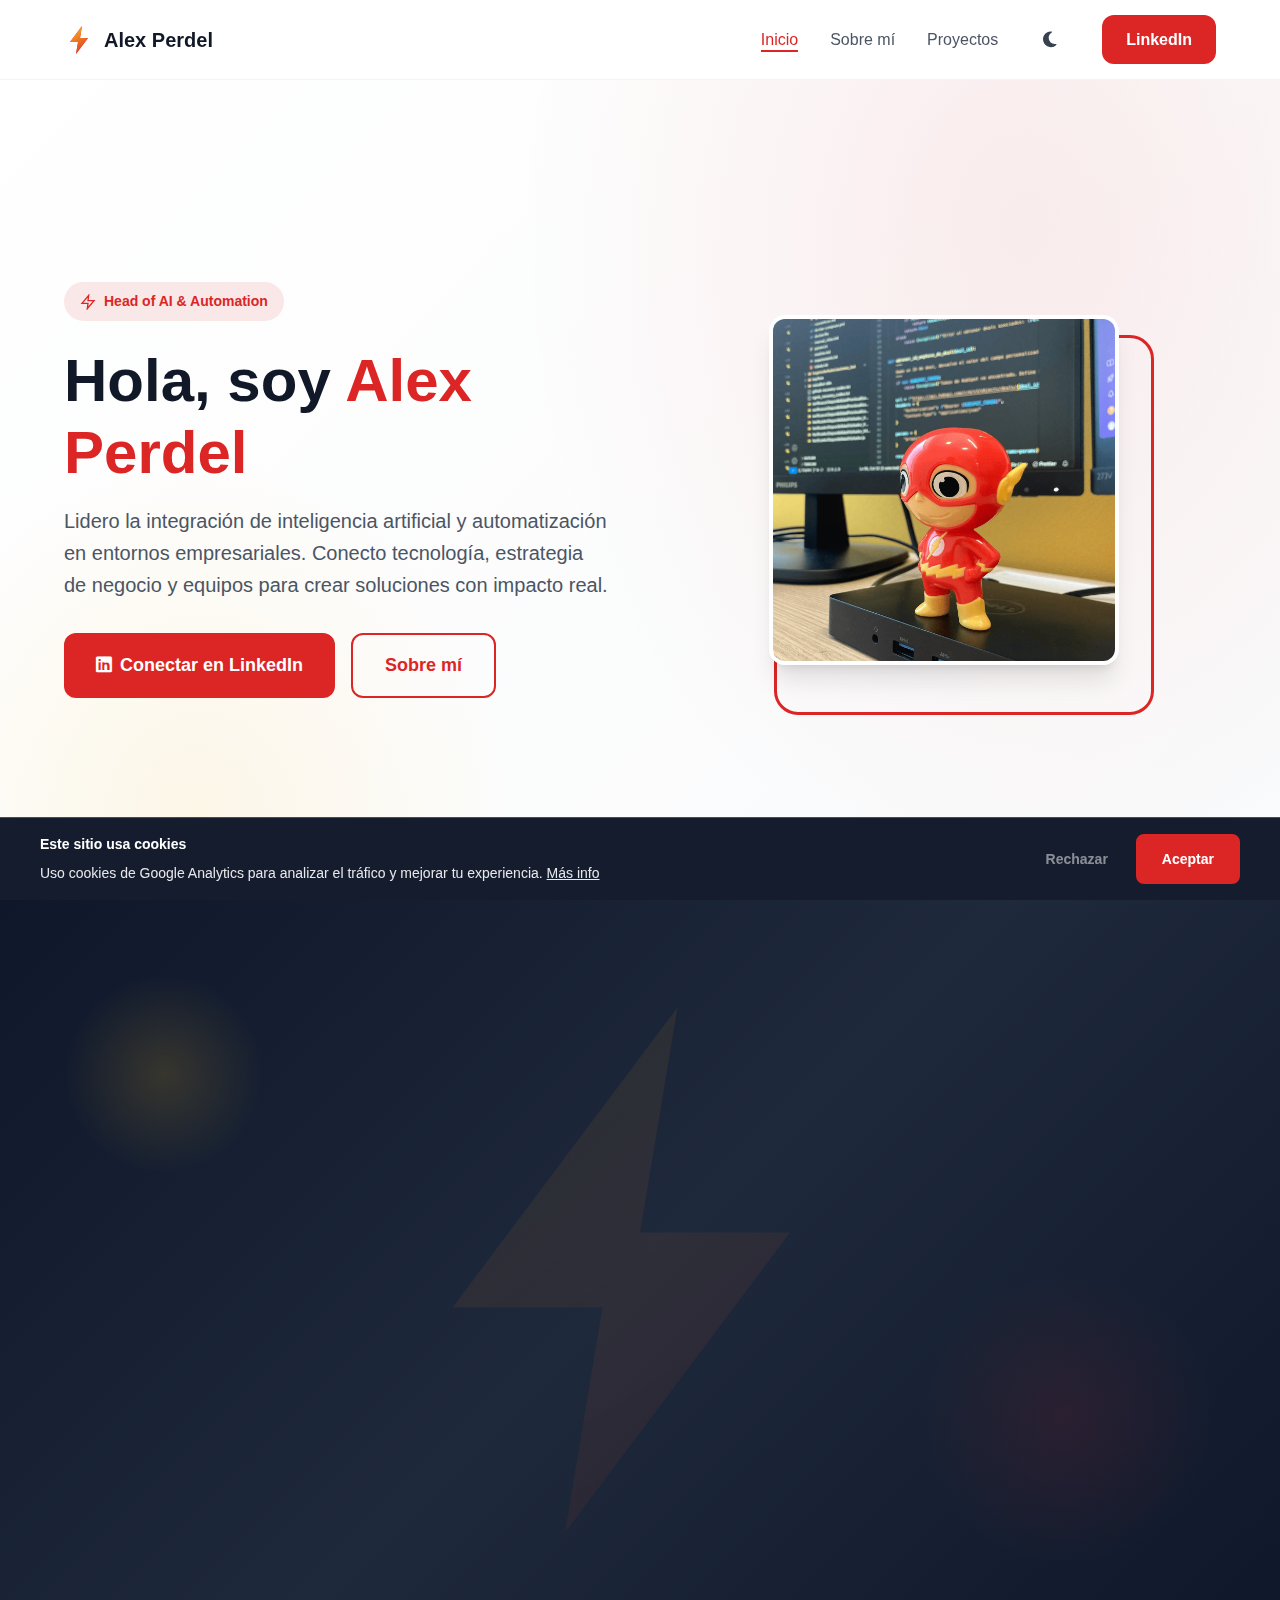
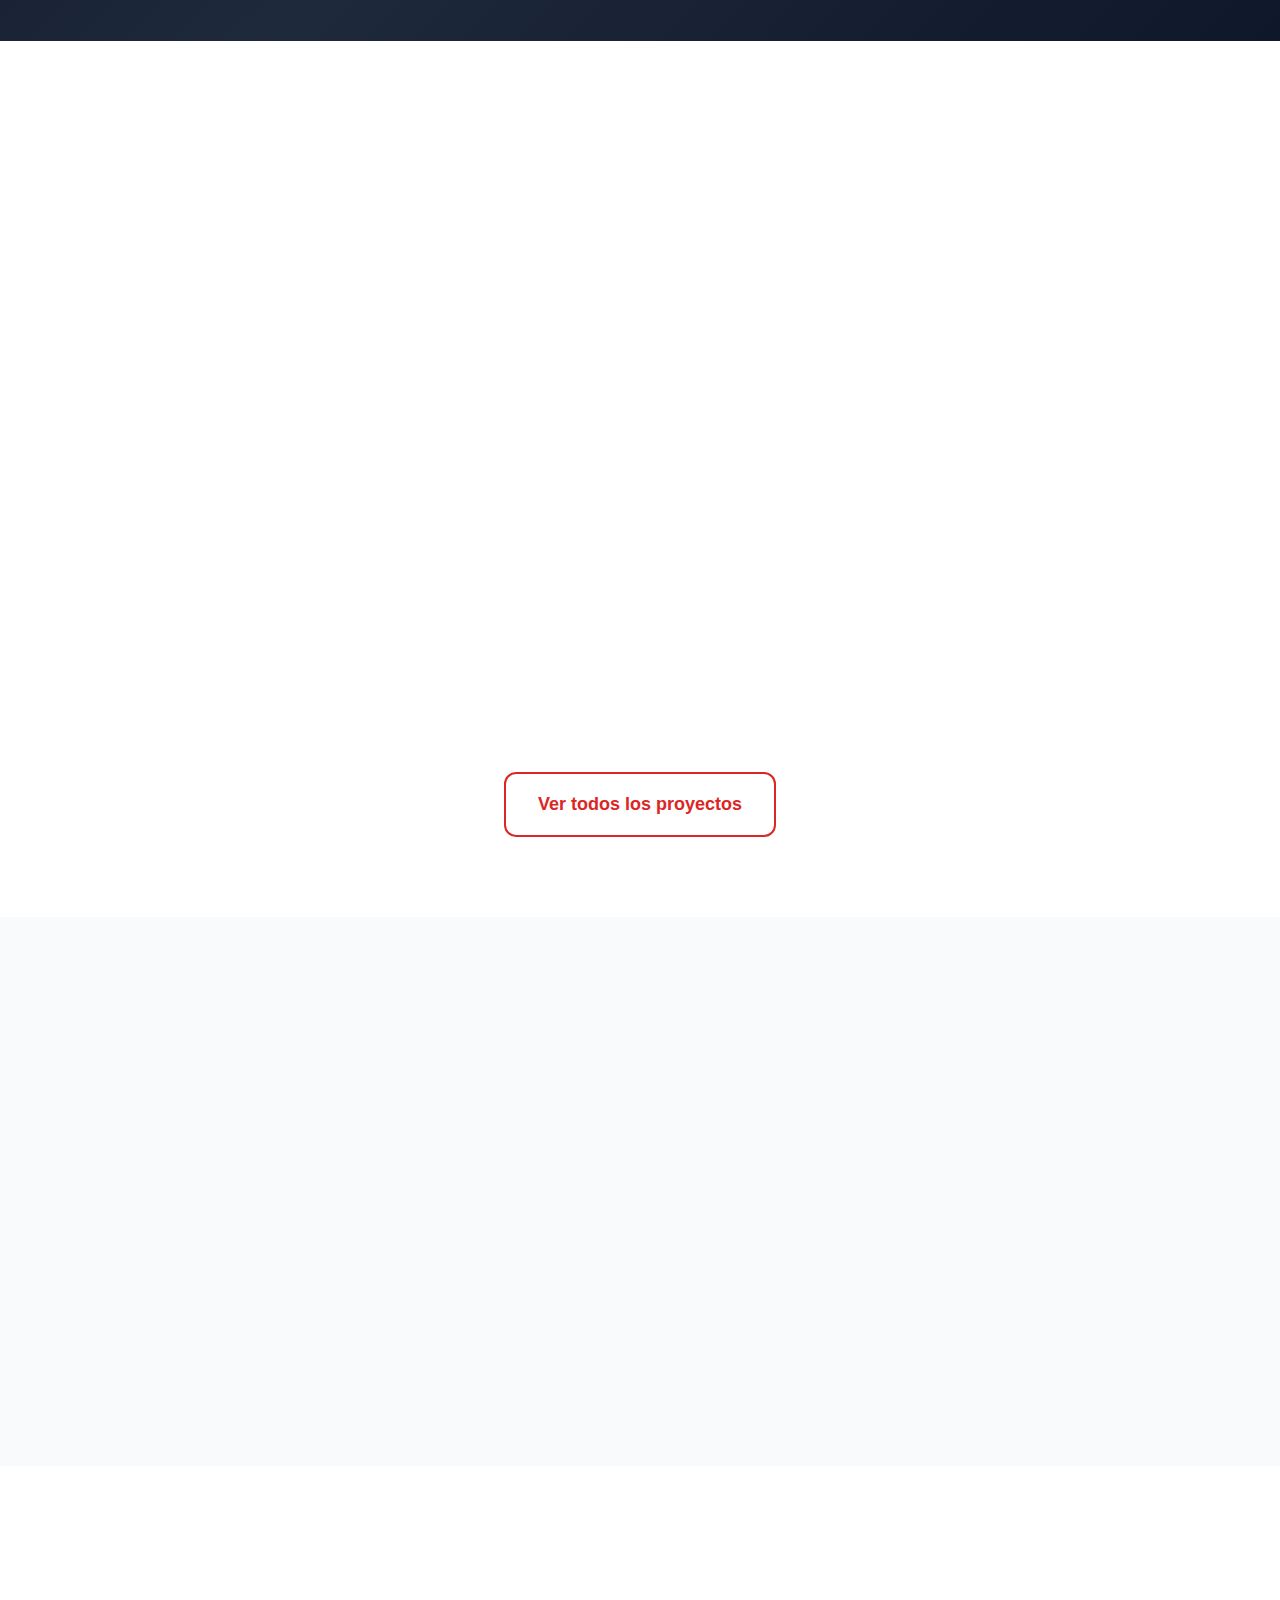
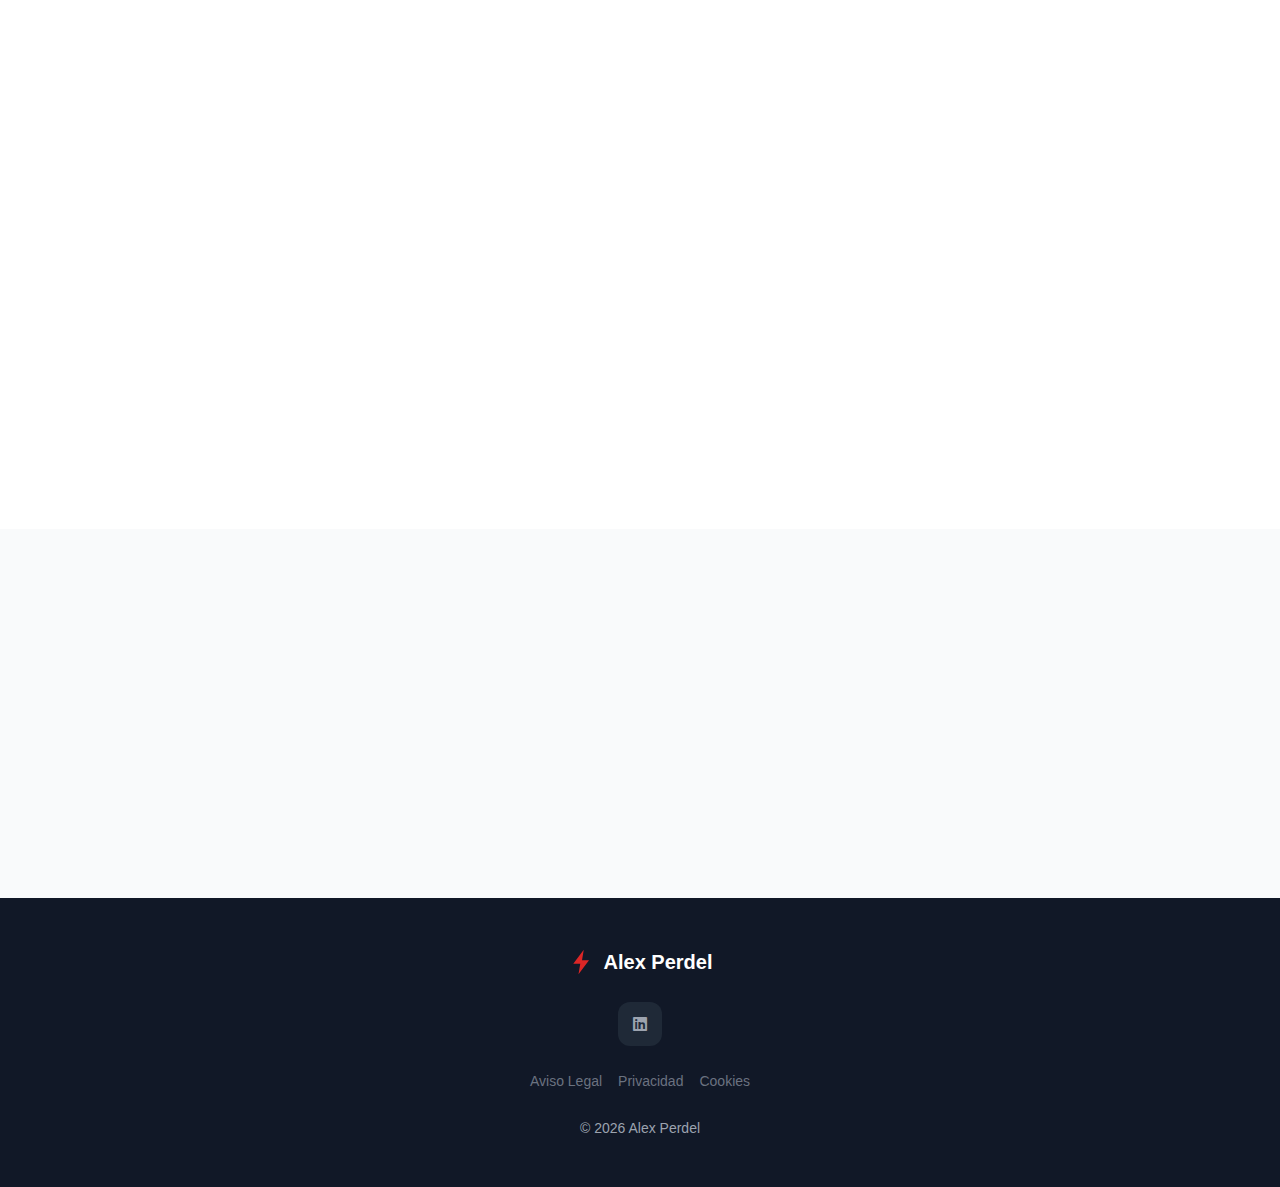
<file: index.html>
<!DOCTYPE html>
<html lang="es">
<head>
  <meta charset="UTF-8">
  <meta name="viewport" content="width=device-width, initial-scale=1.0">
  <meta http-equiv="X-UA-Compatible" content="IE=edge">

  <!-- Theme (antes del render para evitar flash) -->
  <script src="js/theme.js"></script>

  <!-- Google Consent Mode v2 + Analytics 4 (inyectado dinámicamente) -->
  <script src="js/cookies.js"></script>

  <!-- SEO Meta Tags -->
  <title>Alex Perdel | Head of AI & Automation</title>
  <meta name="description" content="Head of AI & Automation en Hogarsolar. Especialista en LLMs, automatización con Make y n8n, voicebots, y desarrollo con Python y FastAPI. Docente en Máster de IA Generativa.">
  <meta name="keywords" content="Head of AI, Automatización, LLMs, Make, n8n, Vapi, Python, FastAPI, IA Generativa, Sevilla">
  <meta name="author" content="Alex Perdel">
  <meta name="robots" content="index, follow">
  <link rel="canonical" href="https://alexperdel.com/">

  <!-- Open Graph / Social -->
  <meta property="og:type" content="website">
  <meta property="og:url" content="https://alexperdel.com/">
  <meta property="og:title" content="Alex Perdel | Head of AI & Automation">
  <meta property="og:description" content="Head of AI & Automation. Especialista en LLMs, automatización, voicebots y desarrollo con Python y FastAPI.">
  <meta property="og:image" content="https://alexperdel.com/assets/img/alex-perdel-og.jpg">
  <meta property="og:locale" content="es_ES">

  <!-- Twitter -->
  <meta name="twitter:card" content="summary_large_image">
  <meta name="twitter:title" content="Alex Perdel | Head of AI & Automation">
  <meta name="twitter:description" content="Head of AI & Automation. Especialista en LLMs, automatización, voicebots y desarrollo con Python y FastAPI.">

  <!-- Favicon -->
  <link rel="icon" type="image/svg+xml" href="data:image/svg+xml,%3Csvg xmlns='http://www.w3.org/2000/svg' viewBox='0 0 32 32'%3E%3Cpath fill='%23DC2626' d='M18 2L6 18h8l-2 12 12-16h-8z'/%3E%3C/svg%3E">

  <!-- Fonts - Calibri fallback stack, no external fonts needed -->

  <!-- Font Awesome -->
  <link rel="stylesheet" href="https://cdnjs.cloudflare.com/ajax/libs/font-awesome/6.5.1/css/all.min.css">

  <!-- Styles -->
  <link rel="stylesheet" href="css/styles.css">

  <!-- Schema.org -->
  <script type="application/ld+json">
  {
    "@context": "https://schema.org",
    "@type": "Person",
    "name": "Alex Perdel",
    "jobTitle": "Head of AI & Automation",
    "url": "https://alexperdel.com",
    "sameAs": [
      "https://www.linkedin.com/in/alexperdel/"
    ],
    "worksFor": {
      "@type": "Organization",
      "name": "Hogarsolar"
    },
    "knowsAbout": ["Artificial Intelligence", "Automation", "LLMs", "Python", "FastAPI", "Make", "n8n", "Voicebots"]
  }
  </script>
</head>
<body>
  <!-- ========== HEADER ========== -->
  <header class="header">
    <div class="container header__inner">
      <a href="./" class="header__logo">
        <!-- Rayo SVG -->
        <svg viewBox="0 0 32 32" fill="none" xmlns="http://www.w3.org/2000/svg">
          <path d="M18 2L6 18H14L12 30L24 14H16L18 2Z" fill="#DC2626"/>
          <path d="M18 2L6 18H14L12 30L24 14H16L18 2Z" fill="url(#bolt-gradient)"/>
          <defs>
            <linearGradient id="bolt-gradient" x1="6" y1="2" x2="24" y2="30" gradientUnits="userSpaceOnUse">
              <stop stop-color="#FBBF24"/>
              <stop offset="1" stop-color="#DC2626"/>
            </linearGradient>
          </defs>
        </svg>
        Alex Perdel
      </a>

      <nav class="nav">
        <button class="nav__toggle" aria-label="Menu" aria-expanded="false">
          <span></span>
          <span></span>
          <span></span>
        </button>
        <ul class="nav__list">
          <li><a href="./" class="nav__link nav__link--active">Inicio</a></li>
          <li><a href="sobre-mi.html" class="nav__link">Sobre mí</a></li>
          <li><a href="proyectos/" class="nav__link">Proyectos</a></li>
          <li>
            <button class="theme-toggle" onclick="ThemeToggle.toggle()" aria-label="Cambiar tema">
              <i class="fas fa-moon icon-moon"></i>
              <i class="fas fa-sun icon-sun"></i>
            </button>
          </li>
          <li><a href="https://www.linkedin.com/in/alexperdel/" target="_blank" rel="noopener" class="btn btn--primary">LinkedIn</a></li>
        </ul>
      </nav>
    </div>
  </header>

  <main>
    <!-- ========== HERO ========== -->
    <section class="hero">
      <div class="container hero__inner">
        <div class="hero__content">
          <span class="hero__badge">
            <svg viewBox="0 0 24 24" fill="none" stroke="currentColor" stroke-width="2">
              <path d="M13 2L3 14h9l-1 8 10-12h-9l1-8z"/>
            </svg>
            Head of AI & Automation
          </span>
          <h1 class="hero__title">Hola, soy <span>Alex Perdel</span></h1>
          <p class="hero__subtitle">Lidero la integración de inteligencia artificial y automatización en entornos empresariales. Conecto tecnología, estrategia de negocio y equipos para crear soluciones con impacto real.</p>
          <div class="hero__cta">
            <a href="https://www.linkedin.com/in/alexperdel/" target="_blank" rel="noopener" class="btn btn--primary btn--large">
              <i class="fab fa-linkedin"></i>
              Conectar en LinkedIn
            </a>
            <a href="sobre-mi.html" class="btn btn--outline btn--large">Sobre mí</a>
          </div>
        </div>
        <div class="hero__image">
          <img src="assets/img/hogarsolar_flash.png" alt="Flash - Alex Perdel" class="hero__photo" style="border-radius: var(--radius-xl); box-shadow: var(--shadow-xl);">
          <div class="hero__decoration"></div>
        </div>
      </div>
    </section>

    <!-- ========== QUE HAGO ========== -->
    <section class="section que-hago-section" style="position: relative; overflow: hidden; background: linear-gradient(135deg, #0f172a 0%, #1e293b 50%, #0f172a 100%);">
      <!-- Rayo de fondo animado -->
      <div class="bolt-bg" style="position: absolute; top: 50%; left: 50%; transform: translate(-50%, -50%); opacity: 0.08; pointer-events: none;">
        <svg viewBox="0 0 32 32" fill="none" xmlns="http://www.w3.org/2000/svg" style="width: 600px; height: 600px;">
          <path d="M18 2L6 18H14L12 30L24 14H16L18 2Z" fill="url(#bolt-bg-gradient)"/>
          <defs>
            <linearGradient id="bolt-bg-gradient" x1="6" y1="2" x2="24" y2="30" gradientUnits="userSpaceOnUse">
              <stop stop-color="#FBBF24"/>
              <stop offset="1" stop-color="#DC2626"/>
            </linearGradient>
          </defs>
        </svg>
      </div>
      <!-- Destellos decorativos -->
      <div style="position: absolute; top: 10%; left: 5%; width: 200px; height: 200px; background: radial-gradient(circle, rgba(251,191,36,0.15) 0%, transparent 70%); pointer-events: none;"></div>
      <div style="position: absolute; bottom: 10%; right: 5%; width: 300px; height: 300px; background: radial-gradient(circle, rgba(220,38,38,0.1) 0%, transparent 70%); pointer-events: none;"></div>

      <div class="container" style="position: relative; z-index: 1;">
        <header class="section__header fade-in">
          <span style="display: inline-flex; align-items: center; gap: 8px; background: linear-gradient(135deg, rgba(251,191,36,0.2) 0%, rgba(220,38,38,0.2) 100%); padding: 8px 16px; border-radius: 50px; margin-bottom: var(--space-4); border: 1px solid rgba(251,191,36,0.3);">
            <svg viewBox="0 0 24 24" fill="none" stroke="#FBBF24" stroke-width="2" style="width: 20px; height: 20px;">
              <path d="M13 2L3 14h9l-1 8 10-12h-9l1-8z"/>
            </svg>
            <span style="color: #FBBF24; font-weight: 600; font-size: var(--text-sm);">A velocidad de rayo</span>
          </span>
          <h2 class="section__title" style="color: #fff;">Qué hago</h2>
          <p class="section__subtitle" style="color: rgba(255,255,255,0.7);">Combino estrategia, tecnología y gestión de equipos para impulsar la transformación digital con IA y automatización.</p>
        </header>

        <div class="cards-grid">
          <!-- Card 1: IA y Automatizacion -->
          <article class="card fade-in delay-1" style="background: rgba(255,255,255,0.03); backdrop-filter: blur(10px); border: 1px solid rgba(255,255,255,0.1); transition: all 0.3s ease;">
            <div class="card__icon" style="background: linear-gradient(135deg, #DC2626 0%, #991B1B 100%); color: white;">
              <i class="fas fa-robot"></i>
            </div>
            <h3 class="card__title" style="color: #fff;">IA y Automatización</h3>
            <p class="card__text" style="color: rgba(255,255,255,0.7);">Diseño e implemento soluciones con LLMs, voicebots y chatbots. Desarrollo agentes inteligentes con Make, n8n, Python y lidero equipos técnicos de desarrollo.</p>
            <a href="proyectos/voicebot-ia.html" class="card__link" style="color: #FBBF24;">
              Ver proyecto
              <i class="fas fa-arrow-right"></i>
            </a>
          </article>

          <!-- Card 2: Formacion -->
          <article class="card fade-in delay-2" style="background: rgba(255,255,255,0.03); backdrop-filter: blur(10px); border: 1px solid rgba(255,255,255,0.1); transition: all 0.3s ease;">
            <div class="card__icon" style="background: linear-gradient(135deg, #FBBF24 0%, #D97706 100%); color: white;">
              <i class="fas fa-graduation-cap"></i>
            </div>
            <h3 class="card__title" style="color: #fff;">Formación en IA</h3>
            <p class="card__text" style="color: rgba(255,255,255,0.7);">Docente en EBIS en el Máster de IA Generativa y el Máster de Agentes de IA e Hiperautomatización. Clases para automatizar procesos empresariales con integración de APIs y agentes.</p>
            <a href="proyectos/docencia-ia.html" class="card__link" style="color: #FBBF24;">
              Saber más
              <i class="fas fa-arrow-right"></i>
            </a>
          </article>

          <!-- Card 3: Consultoria -->
          <article class="card fade-in delay-3" style="background: rgba(255,255,255,0.03); backdrop-filter: blur(10px); border: 1px solid rgba(255,255,255,0.1); transition: all 0.3s ease;">
            <div class="card__icon" style="background: linear-gradient(135deg, #6366F1 0%, #4F46E5 100%); color: white;">
              <i class="fas fa-tasks"></i>
            </div>
            <h3 class="card__title" style="color: #fff;">Gestión Digital</h3>
            <p class="card__text" style="color: rgba(255,255,255,0.7);">+15 años conectando tecnología y negocio. Experiencia en SEO, desarrollo Web, Product Management, Analytics, productividad y coordinación de equipos.</p>
            <a href="proyectos/gestion-proyectos-seo.html" class="card__link" style="color: #FBBF24;">
              Mi experiencia
              <i class="fas fa-arrow-right"></i>
            </a>
          </article>
        </div>
      </div>
    </section>

    <!-- Hover effects para cards oscuras -->
    <style>
      .que-hago-section .card:hover {
        background: rgba(255,255,255,0.08) !important;
        border-color: rgba(251,191,36,0.3) !important;
        transform: translateY(-4px);
      }
      .que-hago-section .card__icon {
        box-shadow: 0 4px 20px rgba(0,0,0,0.3);
      }
      @keyframes pulse-glow {
        0%, 100% { opacity: 0.08; }
        50% { opacity: 0.12; }
      }
      .bolt-bg {
        animation: pulse-glow 4s ease-in-out infinite;
      }
    </style>

    <!-- ========== PROYECTOS DESTACADOS ========== -->
    <section class="section">
      <div class="container">
        <header class="section__header fade-in">
          <h2 class="section__title">Proyectos y Trabajos Destacados</h2>
          <p class="section__subtitle">Allí donde más me he divertido.</p>
        </header>

        <div class="cards-grid">
          <!-- Proyecto 1: Voicebot -->
          <a href="proyectos/voicebot-ia.html" class="project-card fade-in delay-1">
            <div class="project-card__image" style="background: #000; display: flex; align-items: center; justify-content: center;">
              <img src="assets/img/vapi.png" alt="Vapi - Voicebot IA" style="max-width: 120px; height: auto;">
            </div>
            <div class="project-card__content">
              <span class="project-card__tag">Hogarsolar</span>
              <h3 class="project-card__title">Voicebot con IA</h3>
              <p class="project-card__text">Sistema de llamadas automatizadas para confirmación de citas comerciales y atención al cliente con Vapi y ElevenLabs.</p>
              <div class="project-card__stack">
                <span class="project-card__tech">Vapi</span>
                <span class="project-card__tech">ElevenLabs</span>
                <span class="project-card__tech">GPT</span>
                <span class="project-card__tech">Make</span>
                <span class="project-card__tech">LLMs</span>
              </div>
            </div>
          </a>

          <!-- Proyecto 2: Copilot -->
          <a href="proyectos/copilot-interno.html" class="project-card fade-in delay-2">
            <div class="project-card__image" style="background: #fff; border: 2px solid #393a40; display: flex; align-items: center; justify-content: center;">
              <img src="assets/img/hogarsolar_logo.png" alt="Hogarsolar" style="max-width: 120px; height: auto;">
            </div>
            <div class="project-card__content">
              <span class="project-card__tag">Hogarsolar</span>
              <h3 class="project-card__title">Copilot Interno</h3>
              <p class="project-card__text">Plataforma interna para la gestión de citas comerciales, presupuestos, documentación interna y automatizaciones en el CRM.</p>
              <div class="project-card__stack">
                <span class="project-card__tech">Vue</span>
                <span class="project-card__tech">FastAPI</span>
                <span class="project-card__tech">PostgreSQL</span>
                <span class="project-card__tech">LLMs</span>
                <span class="project-card__tech">Docker</span>
                <span class="project-card__tech">AWS</span>
                <span class="project-card__tech">APIs</span>
              </div>
            </div>
          </a>

          <!-- Proyecto 3: NOATICA -->
          <a href="proyectos/gestion-proyectos-seo.html" class="project-card fade-in delay-3">
            <div class="project-card__image" style="background: #002f7c; display: flex; align-items: center; justify-content: center;">
              <img src="assets/img/Logo-Noatica-blanco_transp.png" alt="NOATICA" style="max-width: 140px; height: auto;">
            </div>
            <div class="project-card__content">
              <span class="project-card__tag">NOATICA</span>
              <h3 class="project-card__title">Gestión y creación de Proyectos</h3>
              <p class="project-card__text">4 años liderando proyectos de SEO, WordPress y product management. Puente entre clientes y equipos de desarrollo.</p>
              <div class="project-card__stack">
                <span class="project-card__tech">SEO</span>
                <span class="project-card__tech">Analytics</span>
                <span class="project-card__tech">Search Console</span>
                <span class="project-card__tech">WordPress</span>
                <span class="project-card__tech">Product Management</span>
              </div>
            </div>
          </a>
        </div>

        <div class="text-center" style="margin-top: var(--space-12);">
          <a href="proyectos/" class="btn btn--outline btn--large">Ver todos los proyectos</a>
        </div>
      </div>
    </section>

    <!-- ========== STACK TECNOLOGICO ========== -->
    <section class="section section--gray">
      <div class="container">
        <header class="section__header fade-in">
          <h2 class="section__title">Stack tecnológico</h2>
          <p class="section__subtitle">Herramientas y tecnologías con las que trabajo a diario.</p>
        </header>

        <div class="stack-grid fade-in">
          <div class="stack-item">
            <div class="stack-item__icon">
              <img src="assets/img/python.svg" alt="Python" width="40" height="40">
            </div>
            <span class="stack-item__name">Python</span>
          </div>
          <div class="stack-item">
            <div class="stack-item__icon">
              <img src="assets/img/fastapi.svg" alt="FastAPI" width="40" height="40">
            </div>
            <span class="stack-item__name">FastAPI</span>
          </div>
          <div class="stack-item">
            <div class="stack-item__icon">
              <img src="assets/img/postgresql.svg" alt="PostgreSQL" width="40" height="40">
            </div>
            <span class="stack-item__name">PostgreSQL</span>
          </div>
          <div class="stack-item">
            <div class="stack-item__icon">
              <img src="assets/img/vuedotjs.svg" alt="Vue" width="40" height="40">
            </div>
            <span class="stack-item__name">Vue</span>
          </div>
          <div class="stack-item">
            <div class="stack-item__icon">
              <img src="assets/img/make-app-icon-circle.png" alt="Make" width="40" height="40">
            </div>
            <span class="stack-item__name">Make</span>
          </div>
          <div class="stack-item">
            <div class="stack-item__icon">
              <img src="assets/img/n8n.svg" alt="n8n" width="40" height="40">
            </div>
            <span class="stack-item__name">n8n</span>
          </div>
          <div class="stack-item">
            <div class="stack-item__icon">
              <img src="assets/img/Amazon_Web_Services.svg" alt="AWS" width="40" height="40">
            </div>
            <span class="stack-item__name">AWS</span>
          </div>
          <div class="stack-item">
            <div class="stack-item__icon">
              <img src="assets/img/docker.svg" alt="Docker" width="40" height="40">
            </div>
            <span class="stack-item__name">Docker</span>
          </div>
          <div class="stack-item">
            <div class="stack-item__icon">
              <img src="assets/img/api.png" alt="APIs" width="40" height="40">
            </div>
            <span class="stack-item__name">APIs</span>
          </div>
          <div class="stack-item">
            <div class="stack-item__icon">
              <img src="assets/img/vapi.png" alt="Vapi" width="40" height="40" style="border-radius: 8px;">
            </div>
            <span class="stack-item__name">Vapi</span>
          </div>
          <div class="stack-item">
            <div class="stack-item__icon">
              <img src="assets/img/elevenlabs.svg" alt="ElevenLabs" width="40" height="40">
            </div>
            <span class="stack-item__name">ElevenLabs</span>
          </div>
          <div class="stack-item">
            <div class="stack-item__icon">
              <img src="assets/img/wordpress-color.svg" alt="WordPress" width="40" height="40">
            </div>
            <span class="stack-item__name">WordPress</span>
          </div>
        </div>
      </div>
    </section>

    <!-- ========== CERTIFICACIONES ========== -->
    <section class="section">
      <div class="container">
        <header class="section__header fade-in">
          <h2 class="section__title">Formación y Certificaciones</h2>
          <p class="section__subtitle">Formación continua en IA, automatización y tecnologías cloud. Siempre aprendiendo.</p>
        </header>

        <!-- Grid de certificaciones 2x3 -->
        <div class="certs-home-grid fade-in" style="display: grid; grid-template-columns: repeat(2, 1fr); gap: var(--space-4); max-width: 800px; margin: 0 auto var(--space-8);">

          <!-- EBIS -->
          <div style="background: linear-gradient(135deg, #023c57 0%, #012840 100%); border-radius: var(--radius-lg); padding: var(--space-5); display: flex; align-items: center; gap: var(--space-4);">
            <img src="assets/img/ebis_blue.png" alt="EBIS" width="50" height="50" style="border-radius: var(--radius-md);">
            <div>
              <p style="color: #fff; font-weight: 600; font-size: var(--text-sm); margin: 0;">Máster IA Generativa</p>
              <p style="color: rgba(255,255,255,0.7); font-size: var(--text-xs); margin: 0;">EBIS Business Techschool</p>
            </div>
          </div>

          <!-- AWS -->
          <div style="background: linear-gradient(90deg, #6b7280 0%, #1f2937 100%); border-radius: var(--radius-lg); padding: var(--space-5); display: flex; align-items: center; gap: var(--space-4);">
            <img src="assets/img/Amazon_Web_Services.svg" alt="AWS" width="40" height="40">
            <div>
              <p style="color: #fff; font-weight: 600; font-size: var(--text-sm); margin: 0;">Generative AI Foundations</p>
              <p style="color: rgba(255,255,255,0.7); font-size: var(--text-xs); margin: 0;">AWS + IMMUNE</p>
            </div>
          </div>

          <!-- Make -->
          <div style="background: linear-gradient(135deg, #6c00d2 0%, #4a0094 100%); border-radius: var(--radius-lg); padding: var(--space-5); display: flex; align-items: center; gap: var(--space-4);">
            <img src="assets/img/make-app-icon-circle.png" alt="Make" width="40" height="40">
            <div>
              <p style="color: #fff; font-weight: 600; font-size: var(--text-sm); margin: 0;">Make Advanced</p>
              <p style="color: rgba(255,255,255,0.7); font-size: var(--text-xs); margin: 0;">HTTP, JSON, Webhooks, API</p>
            </div>
          </div>

          <!-- HubSpot -->
          <div style="background: linear-gradient(135deg, #FF7A59 0%, #E5603D 100%); border-radius: var(--radius-lg); padding: var(--space-5); display: flex; align-items: center; gap: var(--space-4);">
            <i class="fab fa-hubspot" style="font-size: 36px; color: #fff;"></i>
            <div>
              <p style="color: #fff; font-weight: 600; font-size: var(--text-sm); margin: 0;">Inbound Marketing</p>
              <p style="color: rgba(255,255,255,0.7); font-size: var(--text-xs); margin: 0;">HubSpot Academy</p>
            </div>
          </div>

          <!-- Microsoft -->
          <div style="background: linear-gradient(135deg, #00A4EF 0%, #0078D4 100%); border-radius: var(--radius-lg); padding: var(--space-5); display: flex; align-items: center; gap: var(--space-4);">
            <i class="fab fa-microsoft" style="font-size: 36px; color: #fff;"></i>
            <div>
              <p style="color: #fff; font-weight: 600; font-size: var(--text-sm); margin: 0;">JavaScript, CSS, HTML</p>
              <p style="color: rgba(255,255,255,0.7); font-size: var(--text-xs); margin: 0;">Microsoft Certifications</p>
            </div>
          </div>

          <!-- Hootsuite -->
          <div style="background: linear-gradient(135deg, #0a3141 0%, #061f2a 100%); border-radius: var(--radius-lg); padding: var(--space-5); display: flex; align-items: center; gap: var(--space-4);">
            <img src="assets/img/Hootsuite-Symbol.png" alt="Hootsuite" width="40" height="40" style="object-fit: contain;">
            <div>
              <p style="color: #fff; font-weight: 600; font-size: var(--text-sm); margin: 0;">Hootsuite Ambassador</p>
              <p style="color: rgba(255,255,255,0.7); font-size: var(--text-xs); margin: 0;">Social Media Management</p>
            </div>
          </div>

        </div>

        <!-- Botón después del grid -->
        <div class="text-center fade-in">
          <a href="sobre-mi.html#certificaciones" class="btn btn--primary">
            <i class="fas fa-graduation-cap"></i>
            Ver todas
          </a>
        </div>
      </div>
    </section>

    <!-- Responsive para certificaciones home -->
    <style>
      @media (max-width: 600px) {
        .certs-home-grid {
          grid-template-columns: repeat(2, 1fr) !important;
          gap: var(--space-2) !important;
        }
        .certs-home-grid > div {
          padding: var(--space-3) !important;
          flex-direction: column !important;
          text-align: center;
          gap: var(--space-2) !important;
        }
        .certs-home-grid > div img,
        .certs-home-grid > div i {
          margin: 0 auto;
        }
        .certs-home-grid > div p {
          font-size: var(--text-xs) !important;
        }
      }
    </style>

    <!-- ========== CTA FINAL ========== -->
    <section class="section section--gray">
      <div class="container">
        <div class="text-center fade-in" style="max-width: 600px; margin: 0 auto;">
          <h2 class="section__title">Hablemos</h2>
          <p class="section__subtitle" style="margin-bottom: var(--space-8);">Si buscas integrar IA y automatización en tu empresa, o quieres colaborar en un proyecto, conectemos en LinkedIn.</p>
          <a href="https://www.linkedin.com/in/alexperdel/" target="_blank" rel="noopener" class="btn btn--primary btn--large">
            <i class="fab fa-linkedin"></i>
            Conectar en LinkedIn
          </a>
        </div>
      </div>
    </section>
  </main>

  <!-- ========== FOOTER ========== -->
  <footer class="footer">
    <div class="container footer__inner">
      <a href="./" class="footer__logo">
        <svg viewBox="0 0 32 32" fill="none" xmlns="http://www.w3.org/2000/svg">
          <path d="M18 2L6 18H14L12 30L24 14H16L18 2Z" fill="#DC2626"/>
        </svg>
        Alex Perdel
      </a>

      <div class="footer__social">
        <a href="https://www.linkedin.com/in/alexperdel/" target="_blank" rel="noopener" aria-label="LinkedIn">
          <i class="fab fa-linkedin"></i>
        </a>
      </div>

      <div class="footer__legal">
        <a href="aviso-legal.html">Aviso Legal</a>
        <a href="politica-privacidad.html">Privacidad</a>
        <a href="politica-cookies.html">Cookies</a>
      </div>

      <p class="footer__copy">&copy; 2026 Alex Perdel</p>
    </div>
  </footer>

  <script src="js/main.js"></script>
</body>
</html>
</file>
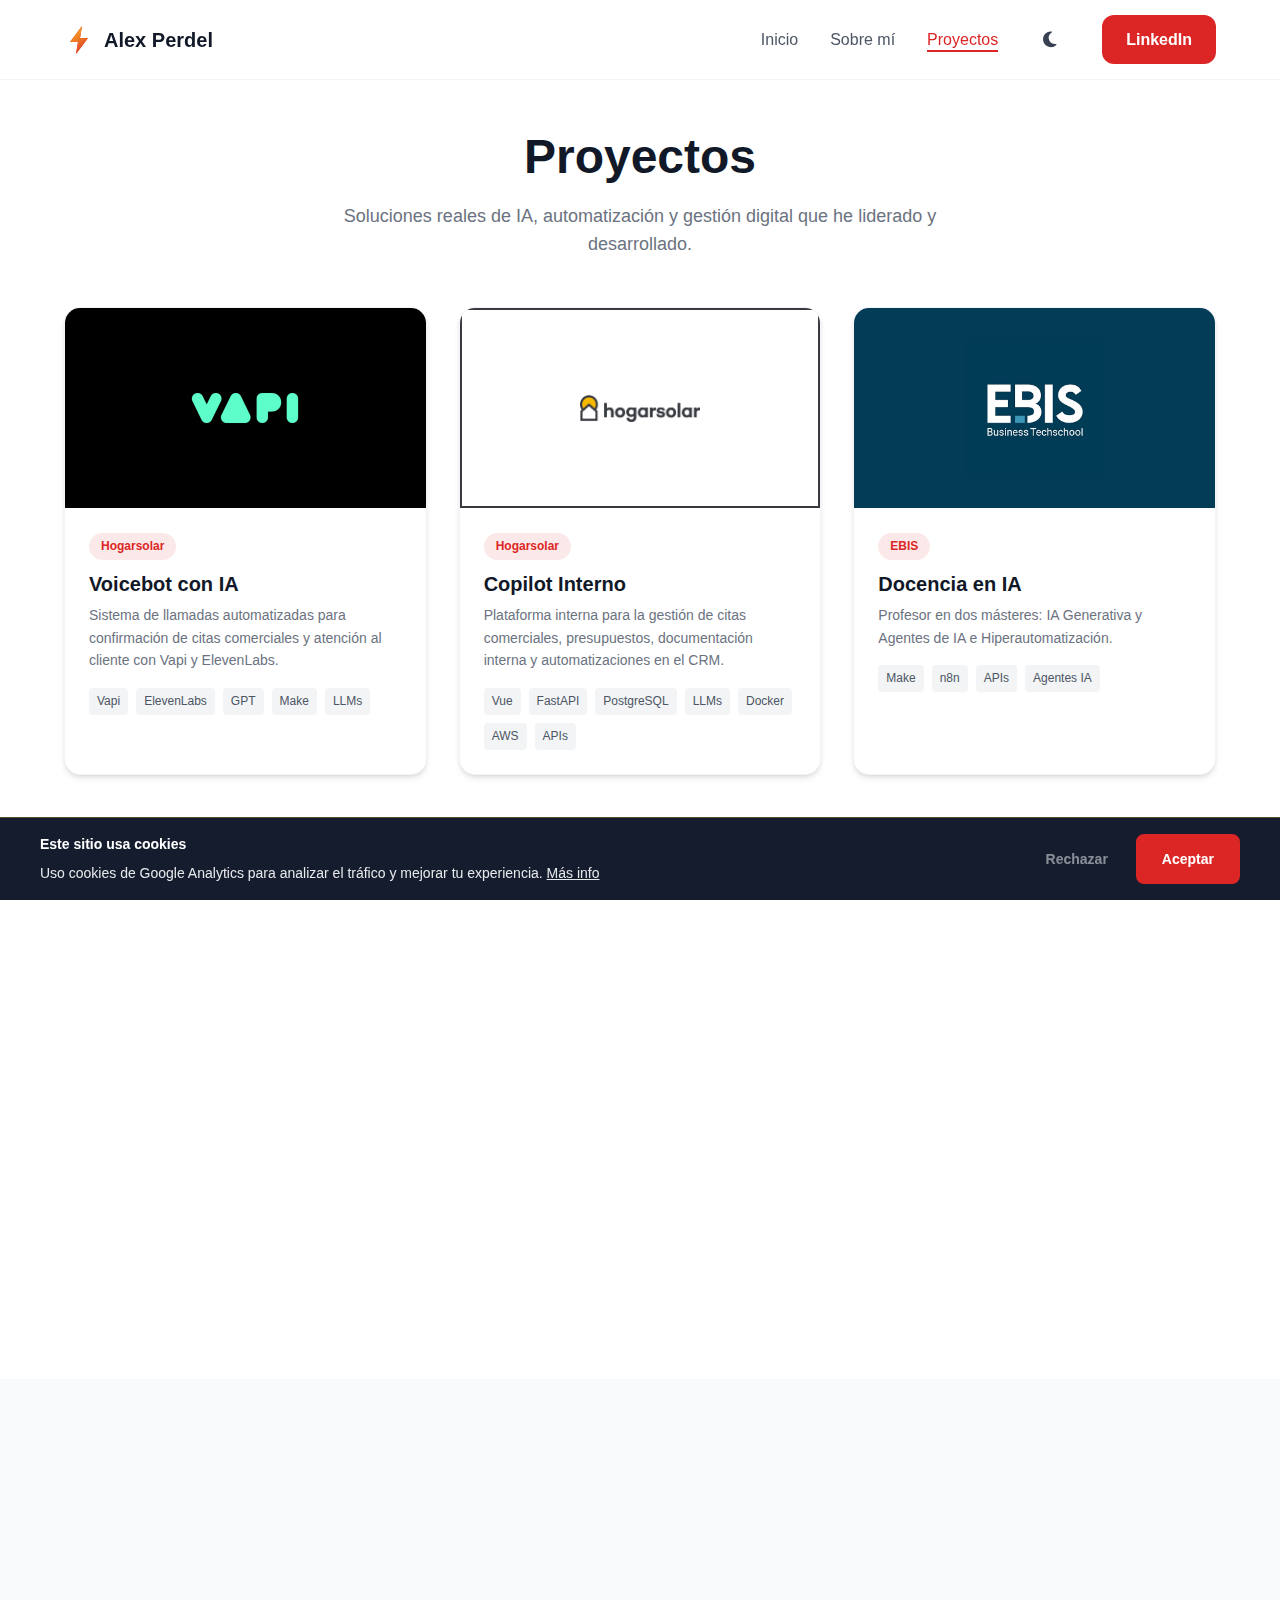
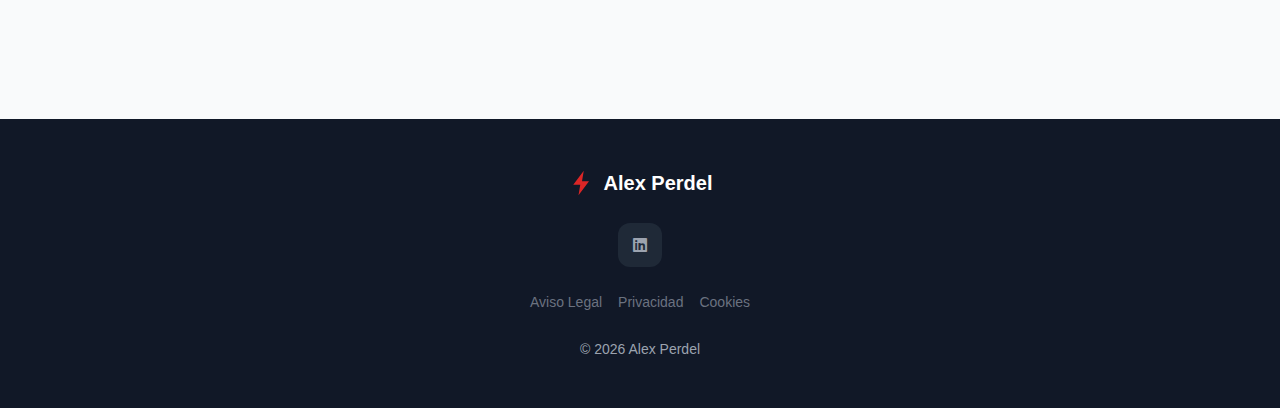
<file: proyectos/index.html>
<!DOCTYPE html>
<html lang="es">
<head>
  <meta charset="UTF-8">
  <meta name="viewport" content="width=device-width, initial-scale=1.0">

  <!-- Theme (antes del render para evitar flash) -->
  <script src="../js/theme.js"></script>

  <!-- Google Consent Mode v2 + Analytics 4 (inyectado dinámicamente) -->
  <script src="../js/cookies.js"></script>

  <!-- SEO Meta Tags -->
  <title>Proyectos | Alex Perdel - Head of AI & Automation</title>
  <meta name="description" content="Proyectos de Alex Perdel: voicebots con IA, copilots internos, automatización empresarial, SEO y gestión de proyectos digitales.">
  <meta name="robots" content="index, follow">
  <link rel="canonical" href="https://alexperdel.com/proyectos/">

  <!-- Open Graph -->
  <meta property="og:title" content="Proyectos | Alex Perdel">
  <meta property="og:description" content="Proyectos de IA, automatización y gestión digital.">
  <meta property="og:url" content="https://alexperdel.com/proyectos/">
  <meta property="og:type" content="website">

  <!-- Favicon -->
  <link rel="icon" type="image/svg+xml" href="data:image/svg+xml,%3Csvg xmlns='http://www.w3.org/2000/svg' viewBox='0 0 32 32'%3E%3Cpath fill='%23DC2626' d='M18 2L6 18h8l-2 12 12-16h-8z'/%3E%3C/svg%3E">

  <!-- Font Awesome -->
  <link rel="stylesheet" href="https://cdnjs.cloudflare.com/ajax/libs/font-awesome/6.5.1/css/all.min.css">

  <!-- Styles -->
  <link rel="stylesheet" href="../css/styles.css">
</head>
<body>
  <!-- ========== HEADER ========== -->
  <header class="header">
    <div class="container header__inner">
      <a href="../" class="header__logo">
        <svg viewBox="0 0 32 32" fill="none" xmlns="http://www.w3.org/2000/svg">
          <path d="M18 2L6 18H14L12 30L24 14H16L18 2Z" fill="#DC2626"/>
          <path d="M18 2L6 18H14L12 30L24 14H16L18 2Z" fill="url(#bolt-gradient-h)"/>
          <defs>
            <linearGradient id="bolt-gradient-h" x1="6" y1="2" x2="24" y2="30" gradientUnits="userSpaceOnUse">
              <stop stop-color="#FBBF24"/>
              <stop offset="1" stop-color="#DC2626"/>
            </linearGradient>
          </defs>
        </svg>
        Alex Perdel
      </a>

      <nav class="nav">
        <button class="nav__toggle" aria-label="Menu" aria-expanded="false">
          <span></span>
          <span></span>
          <span></span>
        </button>
        <ul class="nav__list">
          <li><a href="../" class="nav__link">Inicio</a></li>
          <li><a href="../sobre-mi.html" class="nav__link">Sobre mí</a></li>
          <li><a href="./" class="nav__link nav__link--active">Proyectos</a></li>
          <li>
            <button class="theme-toggle" onclick="ThemeToggle.toggle()" aria-label="Cambiar tema">
              <i class="fas fa-moon icon-moon"></i>
              <i class="fas fa-sun icon-sun"></i>
            </button>
          </li>
          <li><a href="https://www.linkedin.com/in/alexperdel/" target="_blank" rel="noopener" class="btn btn--primary">LinkedIn</a></li>
        </ul>
      </nav>
    </div>
  </header>

  <main>
    <!-- ========== HERO ========== -->
    <section class="section" style="padding-top: calc(var(--header-height) + var(--space-12));">
      <div class="container">
        <header class="section__header fade-in">
          <h1 class="section__title">Proyectos</h1>
          <p class="section__subtitle">Soluciones reales de IA, automatización y gestión digital que he liderado y desarrollado.</p>
        </header>

        <div class="cards-grid">
          <!-- Proyecto 1: Voicebot -->
          <a href="voicebot-ia.html" class="project-card fade-in delay-1">
            <div class="project-card__image" style="background: #000; display: flex; align-items: center; justify-content: center;">
              <img src="../assets/img/vapi.png" alt="Vapi - Voicebot IA" style="max-width: 120px; height: auto;">
            </div>
            <div class="project-card__content">
              <span class="project-card__tag">Hogarsolar</span>
              <h2 class="project-card__title">Voicebot con IA</h2>
              <p class="project-card__text">Sistema de llamadas automatizadas para confirmación de citas comerciales y atención al cliente con Vapi y ElevenLabs.</p>
              <div class="project-card__stack">
                <span class="project-card__tech">Vapi</span>
                <span class="project-card__tech">ElevenLabs</span>
                <span class="project-card__tech">GPT</span>
                <span class="project-card__tech">Make</span>
                <span class="project-card__tech">LLMs</span>
              </div>
            </div>
          </a>

          <!-- Proyecto 2: Copilot -->
          <a href="copilot-interno.html" class="project-card fade-in delay-2">
            <div class="project-card__image" style="background: #fff; border: 2px solid #393a40; display: flex; align-items: center; justify-content: center;">
              <img src="../assets/img/hogarsolar_logo.png" alt="Hogarsolar" style="max-width: 120px; height: auto;">
            </div>
            <div class="project-card__content">
              <span class="project-card__tag">Hogarsolar</span>
              <h2 class="project-card__title">Copilot Interno</h2>
              <p class="project-card__text">Plataforma interna para la gestión de citas comerciales, presupuestos, documentación interna y automatizaciones en el CRM.</p>
              <div class="project-card__stack">
                <span class="project-card__tech">Vue</span>
                <span class="project-card__tech">FastAPI</span>
                <span class="project-card__tech">PostgreSQL</span>
                <span class="project-card__tech">LLMs</span>
                <span class="project-card__tech">Docker</span>
                <span class="project-card__tech">AWS</span>
                <span class="project-card__tech">APIs</span>
              </div>
            </div>
          </a>

          <!-- Proyecto 3: Docencia -->
          <a href="docencia-ia.html" class="project-card fade-in delay-3">
            <div class="project-card__image" style="background: #023c57; display: flex; align-items: center; justify-content: center;">
              <img src="../assets/img/ebis_blue.png" alt="EBIS Business Techschool" style="max-width: 140px; height: auto;">
            </div>
            <div class="project-card__content">
              <span class="project-card__tag">EBIS</span>
              <h2 class="project-card__title">Docencia en IA</h2>
              <p class="project-card__text">Profesor en dos másteres: IA Generativa y Agentes de IA e Hiperautomatización.</p>
              <div class="project-card__stack">
                <span class="project-card__tech">Make</span>
                <span class="project-card__tech">n8n</span>
                <span class="project-card__tech">APIs</span>
                <span class="project-card__tech">Agentes IA</span>
              </div>
            </div>
          </a>

          <!-- Proyecto 4: NOATICA -->
          <a href="gestion-proyectos-seo.html" class="project-card fade-in delay-1">
            <div class="project-card__image" style="background: #002f7c; display: flex; align-items: center; justify-content: center;">
              <img src="../assets/img/Logo-Noatica-blanco_transp.png" alt="NOATICA" style="max-width: 140px; height: auto;">
            </div>
            <div class="project-card__content">
              <span class="project-card__tag">NOATICA</span>
              <h2 class="project-card__title">Gestión y Creación de Proyectos</h2>
              <p class="project-card__text">4 años liderando proyectos de SEO, WordPress y product management. Puente entre clientes y equipos de desarrollo.</p>
              <div class="project-card__stack">
                <span class="project-card__tech">SEO</span>
                <span class="project-card__tech">Analytics</span>
                <span class="project-card__tech">Search Console</span>
                <span class="project-card__tech">Desarrollo Web</span>
                <span class="project-card__tech">Product Management</span>
              </div>
            </div>
          </a>

          <!-- Proyecto 5: Crecer En Inglés -->
          <a href="crecer-en-ingles.html" class="project-card fade-in delay-2">
            <div class="project-card__image" style="background: #ffcb06; display: flex; align-items: center; justify-content: center;">
              <img src="../assets/img/CrecerEnIngles-transparente-logo.png" alt="Crecer En Inglés" style="max-width: 120px; height: auto;">
            </div>
            <div class="project-card__content">
              <span class="project-card__tag">Proyecto Personal</span>
              <h2 class="project-card__title">Crecer En Inglés</h2>
              <p class="project-card__text">Plataforma educativa sobre crianza bilingüe. 100K visitas/año, 300+ episodios de podcast, comunidad de 5K+ seguidores.</p>
              <div class="project-card__stack">
                <span class="project-card__tech">WordPress</span>
                <span class="project-card__tech">Podcast</span>
                <span class="project-card__tech">SEO</span>
                <span class="project-card__tech">Inbound Marketing</span>
              </div>
            </div>
          </a>
        </div>
      </div>
    </section>

    <!-- ========== CTA ========== -->
    <section class="section section--gray">
      <div class="container">
        <div class="text-center fade-in" style="max-width: 600px; margin: 0 auto;">
          <h2 class="section__title">Hablemos de tu proyecto</h2>
          <p class="section__subtitle" style="margin-bottom: var(--space-8);">Si buscas integrar IA y automatización en tu empresa, conectemos.</p>
          <a href="https://www.linkedin.com/in/alexperdel/" target="_blank" rel="noopener" class="btn btn--primary btn--large">
            <i class="fab fa-linkedin"></i>
            Conectar en LinkedIn
          </a>
        </div>
      </div>
    </section>
  </main>

  <!-- ========== FOOTER ========== -->
  <footer class="footer">
    <div class="container footer__inner">
      <a href="../" class="footer__logo">
        <svg viewBox="0 0 32 32" fill="none" xmlns="http://www.w3.org/2000/svg">
          <path d="M18 2L6 18H14L12 30L24 14H16L18 2Z" fill="#DC2626"/>
        </svg>
        Alex Perdel
      </a>
      <div class="footer__social">
        <a href="https://www.linkedin.com/in/alexperdel/" target="_blank" rel="noopener" aria-label="LinkedIn">
          <i class="fab fa-linkedin"></i>
        </a>
      </div>
      <div class="footer__legal">
        <a href="../aviso-legal.html">Aviso Legal</a>
        <a href="../politica-privacidad.html">Privacidad</a>
        <a href="../politica-cookies.html">Cookies</a>
      </div>
      <p class="footer__copy">&copy; 2026 Alex Perdel</p>
    </div>
  </footer>

  <script src="../js/main.js"></script>
</body>
</html>
</file>
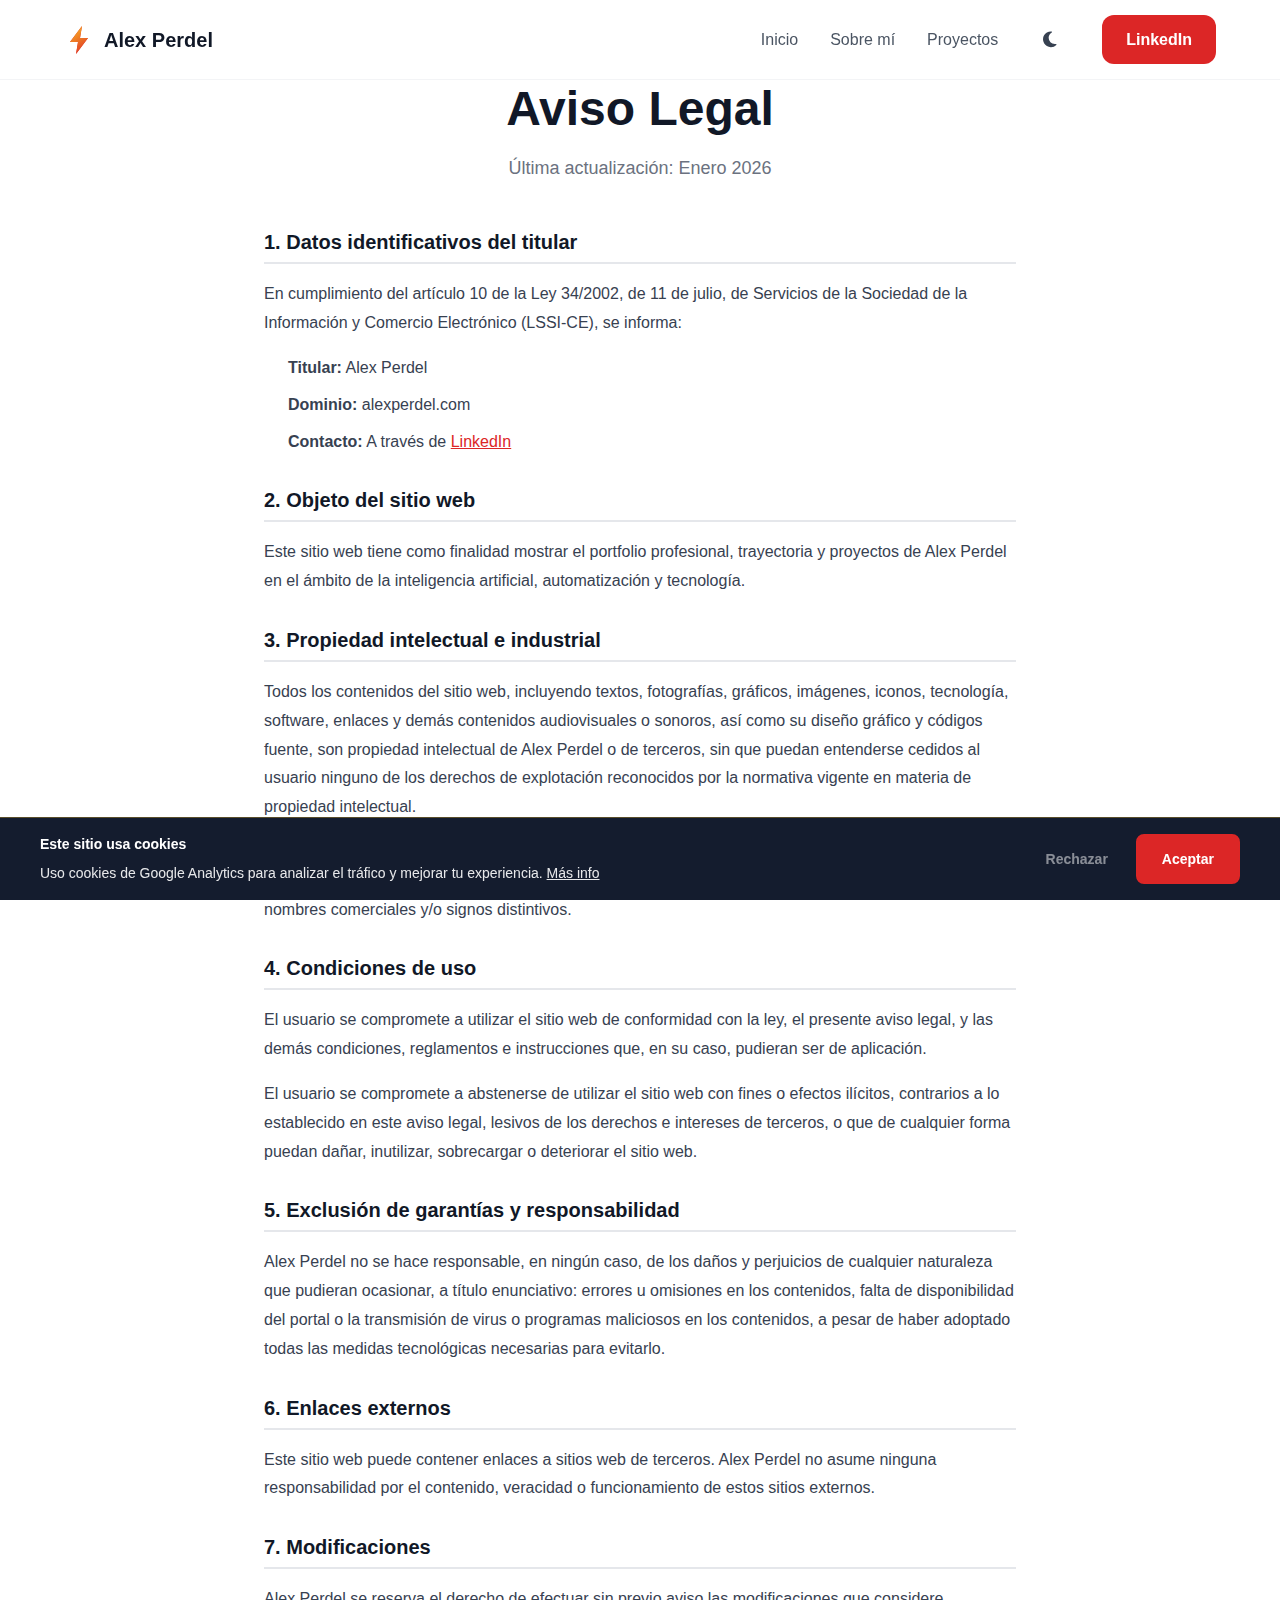
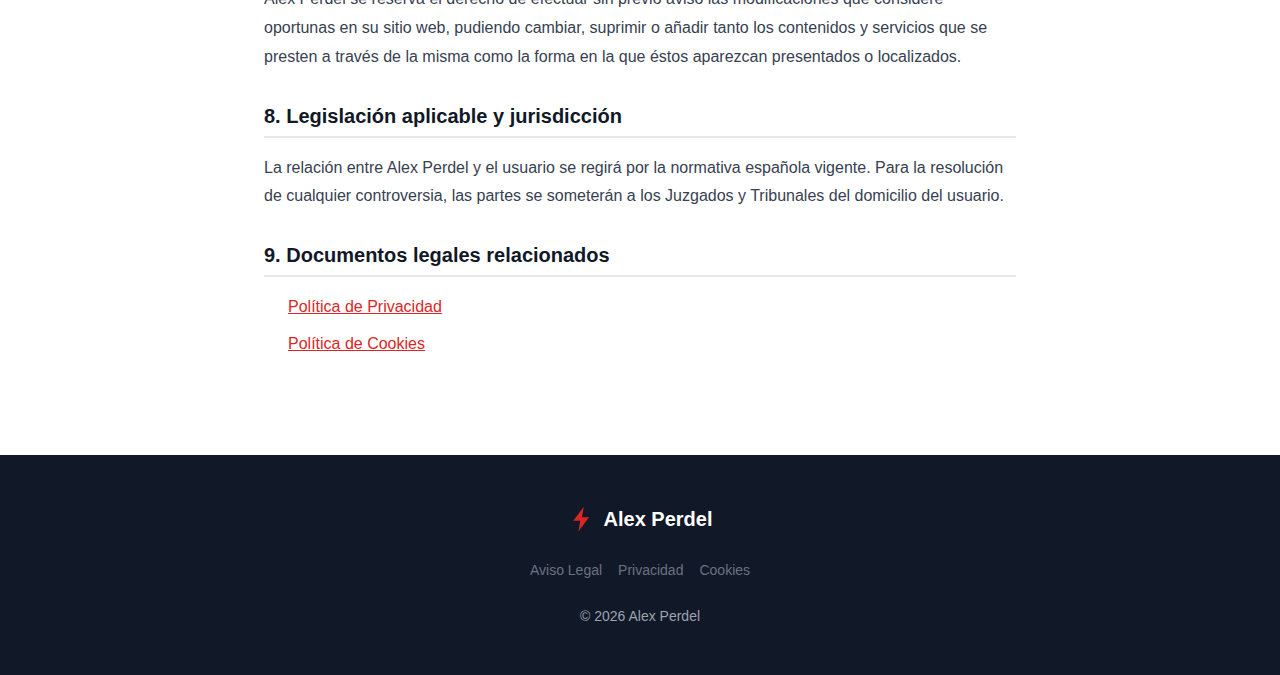
<file: aviso-legal.html>
<!DOCTYPE html>
<html lang="es">
<head>
  <meta charset="UTF-8">
  <meta name="viewport" content="width=device-width, initial-scale=1.0">

  <!-- Theme (antes del render para evitar flash) -->
  <script src="js/theme.js"></script>

  <!-- Google Consent Mode v2 + Analytics 4 (inyectado dinámicamente) -->
  <script src="js/cookies.js"></script>

  <!-- SEO Meta Tags -->
  <title>Aviso Legal | Alex Perdel</title>
  <meta name="description" content="Aviso legal del sitio web alexperdel.com. Información sobre el titular, propiedad intelectual y condiciones de uso.">
  <meta name="robots" content="noindex, follow">
  <link rel="canonical" href="https://alexperdel.com/aviso-legal.html">

  <!-- Favicon -->
  <link rel="icon" type="image/svg+xml" href="data:image/svg+xml,%3Csvg xmlns='http://www.w3.org/2000/svg' viewBox='0 0 32 32'%3E%3Cpath fill='%23DC2626' d='M18 2L6 18h8l-2 12 12-16h-8z'/%3E%3C/svg%3E">

  <!-- Font Awesome -->
  <link rel="stylesheet" href="https://cdnjs.cloudflare.com/ajax/libs/font-awesome/6.5.1/css/all.min.css">

  <!-- Styles -->
  <link rel="stylesheet" href="css/styles.css">
</head>
<body>
  <!-- ========== HEADER ========== -->
  <header class="header">
    <div class="container header__inner">
      <a href="./" class="header__logo">
        <svg viewBox="0 0 32 32" fill="none" xmlns="http://www.w3.org/2000/svg">
          <path d="M18 2L6 18H14L12 30L24 14H16L18 2Z" fill="#DC2626"/>
          <path d="M18 2L6 18H14L12 30L24 14H16L18 2Z" fill="url(#bolt-gradient)"/>
          <defs>
            <linearGradient id="bolt-gradient" x1="6" y1="2" x2="24" y2="30" gradientUnits="userSpaceOnUse">
              <stop stop-color="#FBBF24"/>
              <stop offset="1" stop-color="#DC2626"/>
            </linearGradient>
          </defs>
        </svg>
        Alex Perdel
      </a>
      <nav class="nav">
        <button class="nav__toggle" aria-label="Menu" aria-expanded="false">
          <span></span><span></span><span></span>
        </button>
        <ul class="nav__list">
          <li><a href="./" class="nav__link">Inicio</a></li>
          <li><a href="sobre-mi.html" class="nav__link">Sobre mí</a></li>
          <li><a href="proyectos/" class="nav__link">Proyectos</a></li>
          <li>
            <button class="theme-toggle" onclick="ThemeToggle.toggle()" aria-label="Cambiar tema">
              <i class="fas fa-moon icon-moon"></i>
              <i class="fas fa-sun icon-sun"></i>
            </button>
          </li>
          <li><a href="https://www.linkedin.com/in/alexperdel/" target="_blank" rel="noopener" class="btn btn--primary">LinkedIn</a></li>
        </ul>
      </nav>
    </div>
  </header>

  <main>
    <section class="section">
      <div class="container" style="max-width: 800px;">
        <header class="section__header">
          <h1 class="section__title">Aviso Legal</h1>
          <p class="section__subtitle">Última actualización: Enero 2026</p>
        </header>

        <div class="legal-content">
          <h2>1. Datos identificativos del titular</h2>
          <p>En cumplimiento del artículo 10 de la Ley 34/2002, de 11 de julio, de Servicios de la Sociedad de la Información y Comercio Electrónico (LSSI-CE), se informa:</p>
          <ul>
            <li><strong>Titular:</strong> Alex Perdel</li>
            <li><strong>Dominio:</strong> alexperdel.com</li>
            <li><strong>Contacto:</strong> A través de <a href="https://www.linkedin.com/in/alexperdel/" target="_blank" rel="noopener">LinkedIn</a></li>
          </ul>

          <h2>2. Objeto del sitio web</h2>
          <p>Este sitio web tiene como finalidad mostrar el portfolio profesional, trayectoria y proyectos de Alex Perdel en el ámbito de la inteligencia artificial, automatización y tecnología.</p>

          <h2>3. Propiedad intelectual e industrial</h2>
          <p>Todos los contenidos del sitio web, incluyendo textos, fotografías, gráficos, imágenes, iconos, tecnología, software, enlaces y demás contenidos audiovisuales o sonoros, así como su diseño gráfico y códigos fuente, son propiedad intelectual de Alex Perdel o de terceros, sin que puedan entenderse cedidos al usuario ninguno de los derechos de explotación reconocidos por la normativa vigente en materia de propiedad intelectual.</p>
          <p>Las marcas, nombres comerciales o signos distintivos son titularidad de Alex Perdel o de terceros, sin que pueda entenderse que el acceso al sitio web atribuye ningún derecho sobre las citadas marcas, nombres comerciales y/o signos distintivos.</p>

          <h2>4. Condiciones de uso</h2>
          <p>El usuario se compromete a utilizar el sitio web de conformidad con la ley, el presente aviso legal, y las demás condiciones, reglamentos e instrucciones que, en su caso, pudieran ser de aplicación.</p>
          <p>El usuario se compromete a abstenerse de utilizar el sitio web con fines o efectos ilícitos, contrarios a lo establecido en este aviso legal, lesivos de los derechos e intereses de terceros, o que de cualquier forma puedan dañar, inutilizar, sobrecargar o deteriorar el sitio web.</p>

          <h2>5. Exclusión de garantías y responsabilidad</h2>
          <p>Alex Perdel no se hace responsable, en ningún caso, de los daños y perjuicios de cualquier naturaleza que pudieran ocasionar, a título enunciativo: errores u omisiones en los contenidos, falta de disponibilidad del portal o la transmisión de virus o programas maliciosos en los contenidos, a pesar de haber adoptado todas las medidas tecnológicas necesarias para evitarlo.</p>

          <h2>6. Enlaces externos</h2>
          <p>Este sitio web puede contener enlaces a sitios web de terceros. Alex Perdel no asume ninguna responsabilidad por el contenido, veracidad o funcionamiento de estos sitios externos.</p>

          <h2>7. Modificaciones</h2>
          <p>Alex Perdel se reserva el derecho de efectuar sin previo aviso las modificaciones que considere oportunas en su sitio web, pudiendo cambiar, suprimir o añadir tanto los contenidos y servicios que se presten a través de la misma como la forma en la que éstos aparezcan presentados o localizados.</p>

          <h2>8. Legislación aplicable y jurisdicción</h2>
          <p>La relación entre Alex Perdel y el usuario se regirá por la normativa española vigente. Para la resolución de cualquier controversia, las partes se someterán a los Juzgados y Tribunales del domicilio del usuario.</p>

          <h2>9. Documentos legales relacionados</h2>
          <ul>
            <li><a href="politica-privacidad.html">Política de Privacidad</a></li>
            <li><a href="politica-cookies.html">Política de Cookies</a></li>
          </ul>
        </div>
      </div>
    </section>
  </main>

  <!-- ========== FOOTER ========== -->
  <footer class="footer">
    <div class="container footer__inner">
      <a href="./" class="footer__logo">
        <svg viewBox="0 0 32 32" fill="none" xmlns="http://www.w3.org/2000/svg">
          <path d="M18 2L6 18H14L12 30L24 14H16L18 2Z" fill="#DC2626"/>
        </svg>
        Alex Perdel
      </a>
      <div class="footer__legal">
        <a href="aviso-legal.html">Aviso Legal</a>
        <a href="politica-privacidad.html">Privacidad</a>
        <a href="politica-cookies.html">Cookies</a>
      </div>
      <p class="footer__copy">&copy; 2026 Alex Perdel</p>
    </div>
  </footer>

  <script src="js/main.js"></script>
</body>
</html>
</file>
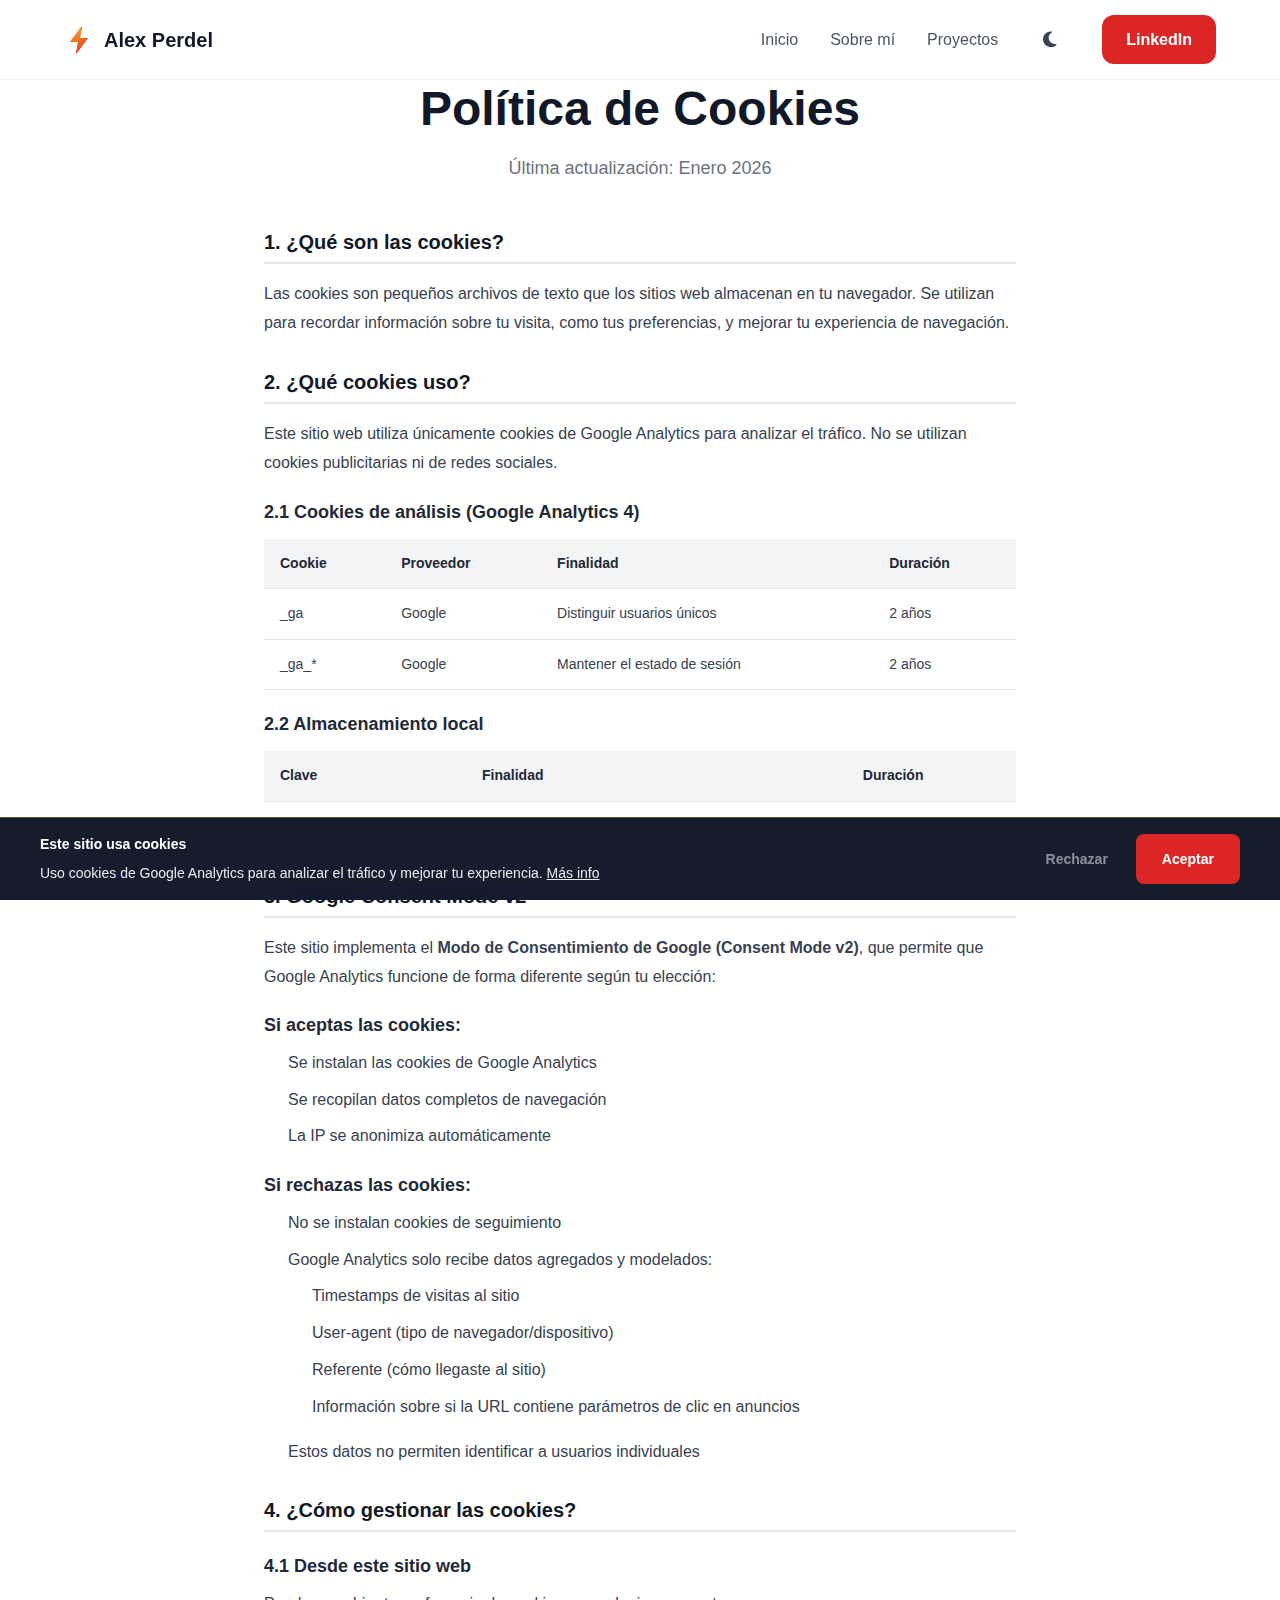
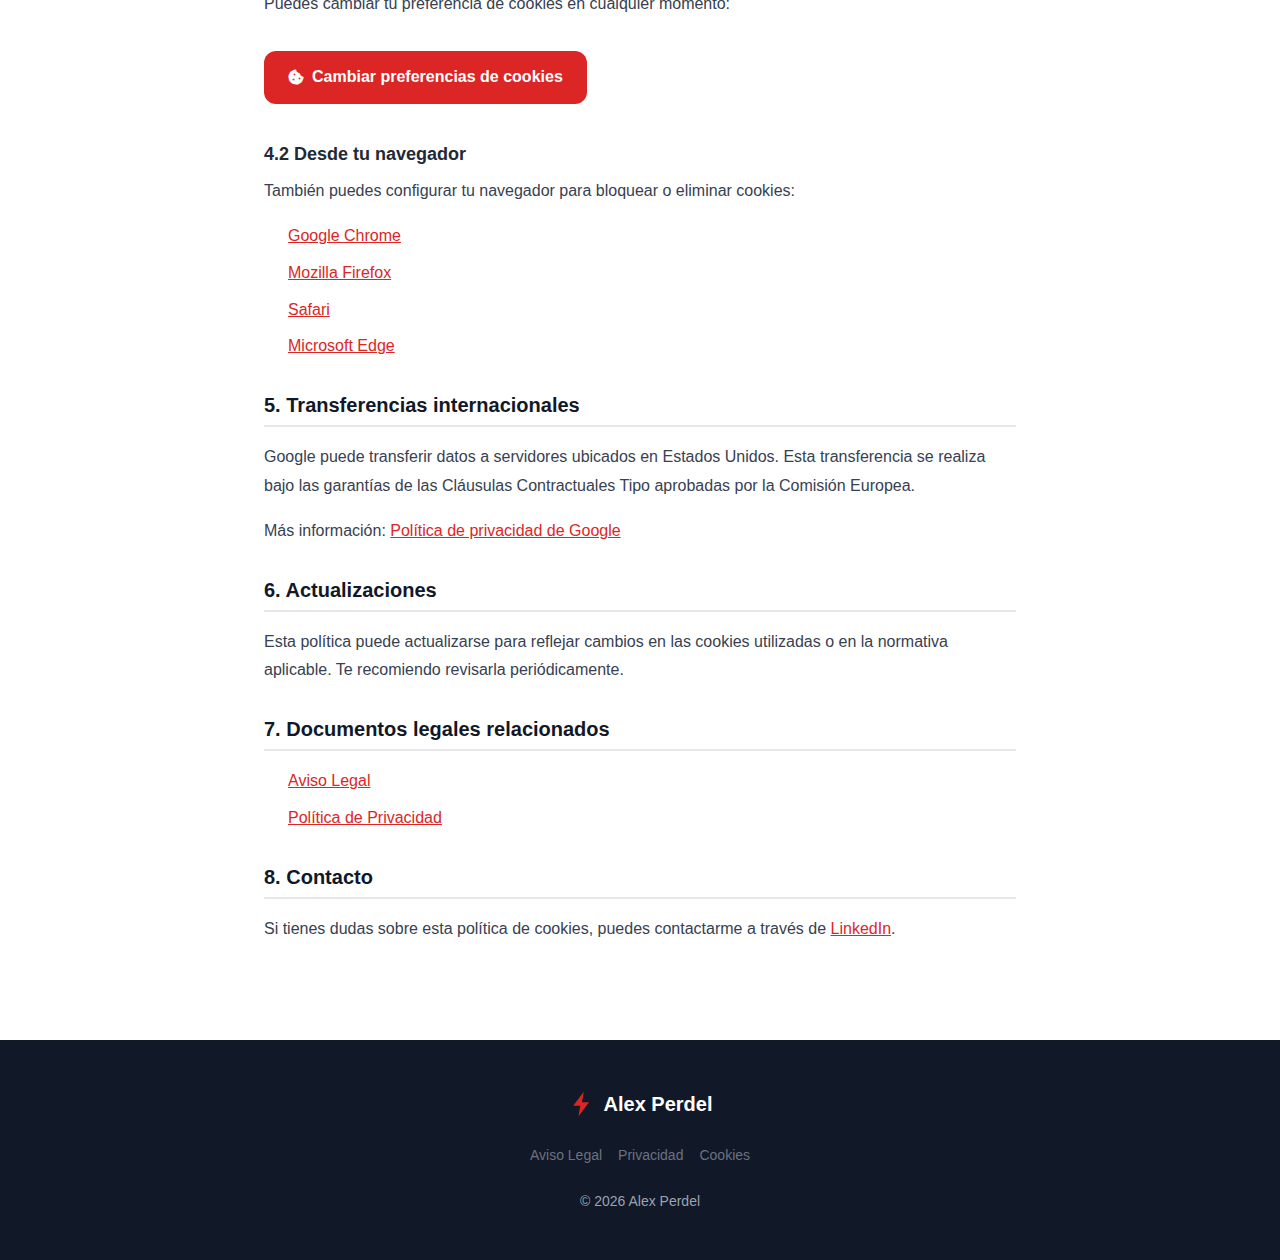
<file: politica-cookies.html>
<!DOCTYPE html>
<html lang="es">
<head>
  <meta charset="UTF-8">
  <meta name="viewport" content="width=device-width, initial-scale=1.0">

  <!-- Theme (antes del render para evitar flash) -->
  <script src="js/theme.js"></script>

  <!-- Google Consent Mode v2 + Analytics 4 (inyectado dinámicamente) -->
  <script src="js/cookies.js"></script>

  <!-- SEO Meta Tags -->
  <title>Política de Cookies | Alex Perdel</title>
  <meta name="description" content="Política de cookies de alexperdel.com. Información sobre el uso de cookies y cómo gestionarlas.">
  <meta name="robots" content="noindex, follow">
  <link rel="canonical" href="https://alexperdel.com/politica-cookies.html">

  <!-- Favicon -->
  <link rel="icon" type="image/svg+xml" href="data:image/svg+xml,%3Csvg xmlns='http://www.w3.org/2000/svg' viewBox='0 0 32 32'%3E%3Cpath fill='%23DC2626' d='M18 2L6 18h8l-2 12 12-16h-8z'/%3E%3C/svg%3E">

  <!-- Font Awesome -->
  <link rel="stylesheet" href="https://cdnjs.cloudflare.com/ajax/libs/font-awesome/6.5.1/css/all.min.css">

  <!-- Styles -->
  <link rel="stylesheet" href="css/styles.css">
</head>
<body>
  <!-- ========== HEADER ========== -->
  <header class="header">
    <div class="container header__inner">
      <a href="./" class="header__logo">
        <svg viewBox="0 0 32 32" fill="none" xmlns="http://www.w3.org/2000/svg">
          <path d="M18 2L6 18H14L12 30L24 14H16L18 2Z" fill="#DC2626"/>
          <path d="M18 2L6 18H14L12 30L24 14H16L18 2Z" fill="url(#bolt-gradient)"/>
          <defs>
            <linearGradient id="bolt-gradient" x1="6" y1="2" x2="24" y2="30" gradientUnits="userSpaceOnUse">
              <stop stop-color="#FBBF24"/>
              <stop offset="1" stop-color="#DC2626"/>
            </linearGradient>
          </defs>
        </svg>
        Alex Perdel
      </a>
      <nav class="nav">
        <button class="nav__toggle" aria-label="Menu" aria-expanded="false">
          <span></span><span></span><span></span>
        </button>
        <ul class="nav__list">
          <li><a href="./" class="nav__link">Inicio</a></li>
          <li><a href="sobre-mi.html" class="nav__link">Sobre mí</a></li>
          <li><a href="proyectos/" class="nav__link">Proyectos</a></li>
          <li>
            <button class="theme-toggle" onclick="ThemeToggle.toggle()" aria-label="Cambiar tema">
              <i class="fas fa-moon icon-moon"></i>
              <i class="fas fa-sun icon-sun"></i>
            </button>
          </li>
          <li><a href="https://www.linkedin.com/in/alexperdel/" target="_blank" rel="noopener" class="btn btn--primary">LinkedIn</a></li>
        </ul>
      </nav>
    </div>
  </header>

  <main>
    <section class="section">
      <div class="container" style="max-width: 800px;">
        <header class="section__header">
          <h1 class="section__title">Política de Cookies</h1>
          <p class="section__subtitle">Última actualización: Enero 2026</p>
        </header>

        <div class="legal-content">
          <h2>1. ¿Qué son las cookies?</h2>
          <p>Las cookies son pequeños archivos de texto que los sitios web almacenan en tu navegador. Se utilizan para recordar información sobre tu visita, como tus preferencias, y mejorar tu experiencia de navegación.</p>

          <h2>2. ¿Qué cookies uso?</h2>
          <p>Este sitio web utiliza únicamente cookies de Google Analytics para analizar el tráfico. No se utilizan cookies publicitarias ni de redes sociales.</p>

          <h3>2.1 Cookies de análisis (Google Analytics 4)</h3>
          <table class="cookie-table">
            <thead>
              <tr>
                <th>Cookie</th>
                <th>Proveedor</th>
                <th>Finalidad</th>
                <th>Duración</th>
              </tr>
            </thead>
            <tbody>
              <tr>
                <td>_ga</td>
                <td>Google</td>
                <td>Distinguir usuarios únicos</td>
                <td>2 años</td>
              </tr>
              <tr>
                <td>_ga_*</td>
                <td>Google</td>
                <td>Mantener el estado de sesión</td>
                <td>2 años</td>
              </tr>
            </tbody>
          </table>

          <h3>2.2 Almacenamiento local</h3>
          <table class="cookie-table">
            <thead>
              <tr>
                <th>Clave</th>
                <th>Finalidad</th>
                <th>Duración</th>
              </tr>
            </thead>
            <tbody>
              <tr>
                <td>cookie_consent</td>
                <td>Guardar tu preferencia de cookies</td>
                <td>Permanente</td>
              </tr>
            </tbody>
          </table>

          <h2>3. Google Consent Mode v2</h2>
          <p>Este sitio implementa el <strong>Modo de Consentimiento de Google (Consent Mode v2)</strong>, que permite que Google Analytics funcione de forma diferente según tu elección:</p>

          <h3>Si aceptas las cookies:</h3>
          <ul>
            <li>Se instalan las cookies de Google Analytics</li>
            <li>Se recopilan datos completos de navegación</li>
            <li>La IP se anonimiza automáticamente</li>
          </ul>

          <h3>Si rechazas las cookies:</h3>
          <ul>
            <li>No se instalan cookies de seguimiento</li>
            <li>Google Analytics solo recibe datos agregados y modelados:</li>
            <ul>
              <li>Timestamps de visitas al sitio</li>
              <li>User-agent (tipo de navegador/dispositivo)</li>
              <li>Referente (cómo llegaste al sitio)</li>
              <li>Información sobre si la URL contiene parámetros de clic en anuncios</li>
            </ul>
            <li>Estos datos no permiten identificar a usuarios individuales</li>
          </ul>

          <h2>4. ¿Cómo gestionar las cookies?</h2>

          <h3>4.1 Desde este sitio web</h3>
          <p>Puedes cambiar tu preferencia de cookies en cualquier momento:</p>
          <p><button onclick="CookieConsent.reset()" class="btn btn--primary" style="margin: var(--space-4) 0;"><i class="fas fa-cookie-bite"></i> Cambiar preferencias de cookies</button></p>

          <h3>4.2 Desde tu navegador</h3>
          <p>También puedes configurar tu navegador para bloquear o eliminar cookies:</p>
          <ul>
            <li><a href="https://support.google.com/chrome/answer/95647" target="_blank" rel="noopener">Google Chrome</a></li>
            <li><a href="https://support.mozilla.org/es/kb/habilitar-y-deshabilitar-cookies-sitios-web-rastrear-preferencias" target="_blank" rel="noopener">Mozilla Firefox</a></li>
            <li><a href="https://support.apple.com/es-es/guide/safari/sfri11471/mac" target="_blank" rel="noopener">Safari</a></li>
            <li><a href="https://support.microsoft.com/es-es/microsoft-edge/eliminar-cookies-en-microsoft-edge-63947406-40ac-c3b8-57b9-2a946a29ae09" target="_blank" rel="noopener">Microsoft Edge</a></li>
          </ul>

          <h2>5. Transferencias internacionales</h2>
          <p>Google puede transferir datos a servidores ubicados en Estados Unidos. Esta transferencia se realiza bajo las garantías de las Cláusulas Contractuales Tipo aprobadas por la Comisión Europea.</p>
          <p>Más información: <a href="https://policies.google.com/privacy" target="_blank" rel="noopener">Política de privacidad de Google</a></p>

          <h2>6. Actualizaciones</h2>
          <p>Esta política puede actualizarse para reflejar cambios en las cookies utilizadas o en la normativa aplicable. Te recomiendo revisarla periódicamente.</p>

          <h2>7. Documentos legales relacionados</h2>
          <ul>
            <li><a href="aviso-legal.html">Aviso Legal</a></li>
            <li><a href="politica-privacidad.html">Política de Privacidad</a></li>
          </ul>

          <h2>8. Contacto</h2>
          <p>Si tienes dudas sobre esta política de cookies, puedes contactarme a través de <a href="https://www.linkedin.com/in/alexperdel/" target="_blank" rel="noopener">LinkedIn</a>.</p>
        </div>
      </div>
    </section>
  </main>

  <!-- ========== FOOTER ========== -->
  <footer class="footer">
    <div class="container footer__inner">
      <a href="./" class="footer__logo">
        <svg viewBox="0 0 32 32" fill="none" xmlns="http://www.w3.org/2000/svg">
          <path d="M18 2L6 18H14L12 30L24 14H16L18 2Z" fill="#DC2626"/>
        </svg>
        Alex Perdel
      </a>
      <div class="footer__legal">
        <a href="aviso-legal.html">Aviso Legal</a>
        <a href="politica-privacidad.html">Privacidad</a>
        <a href="politica-cookies.html">Cookies</a>
      </div>
      <p class="footer__copy">&copy; 2026 Alex Perdel</p>
    </div>
  </footer>

  <script src="js/main.js"></script>
</body>
</html>
</file>
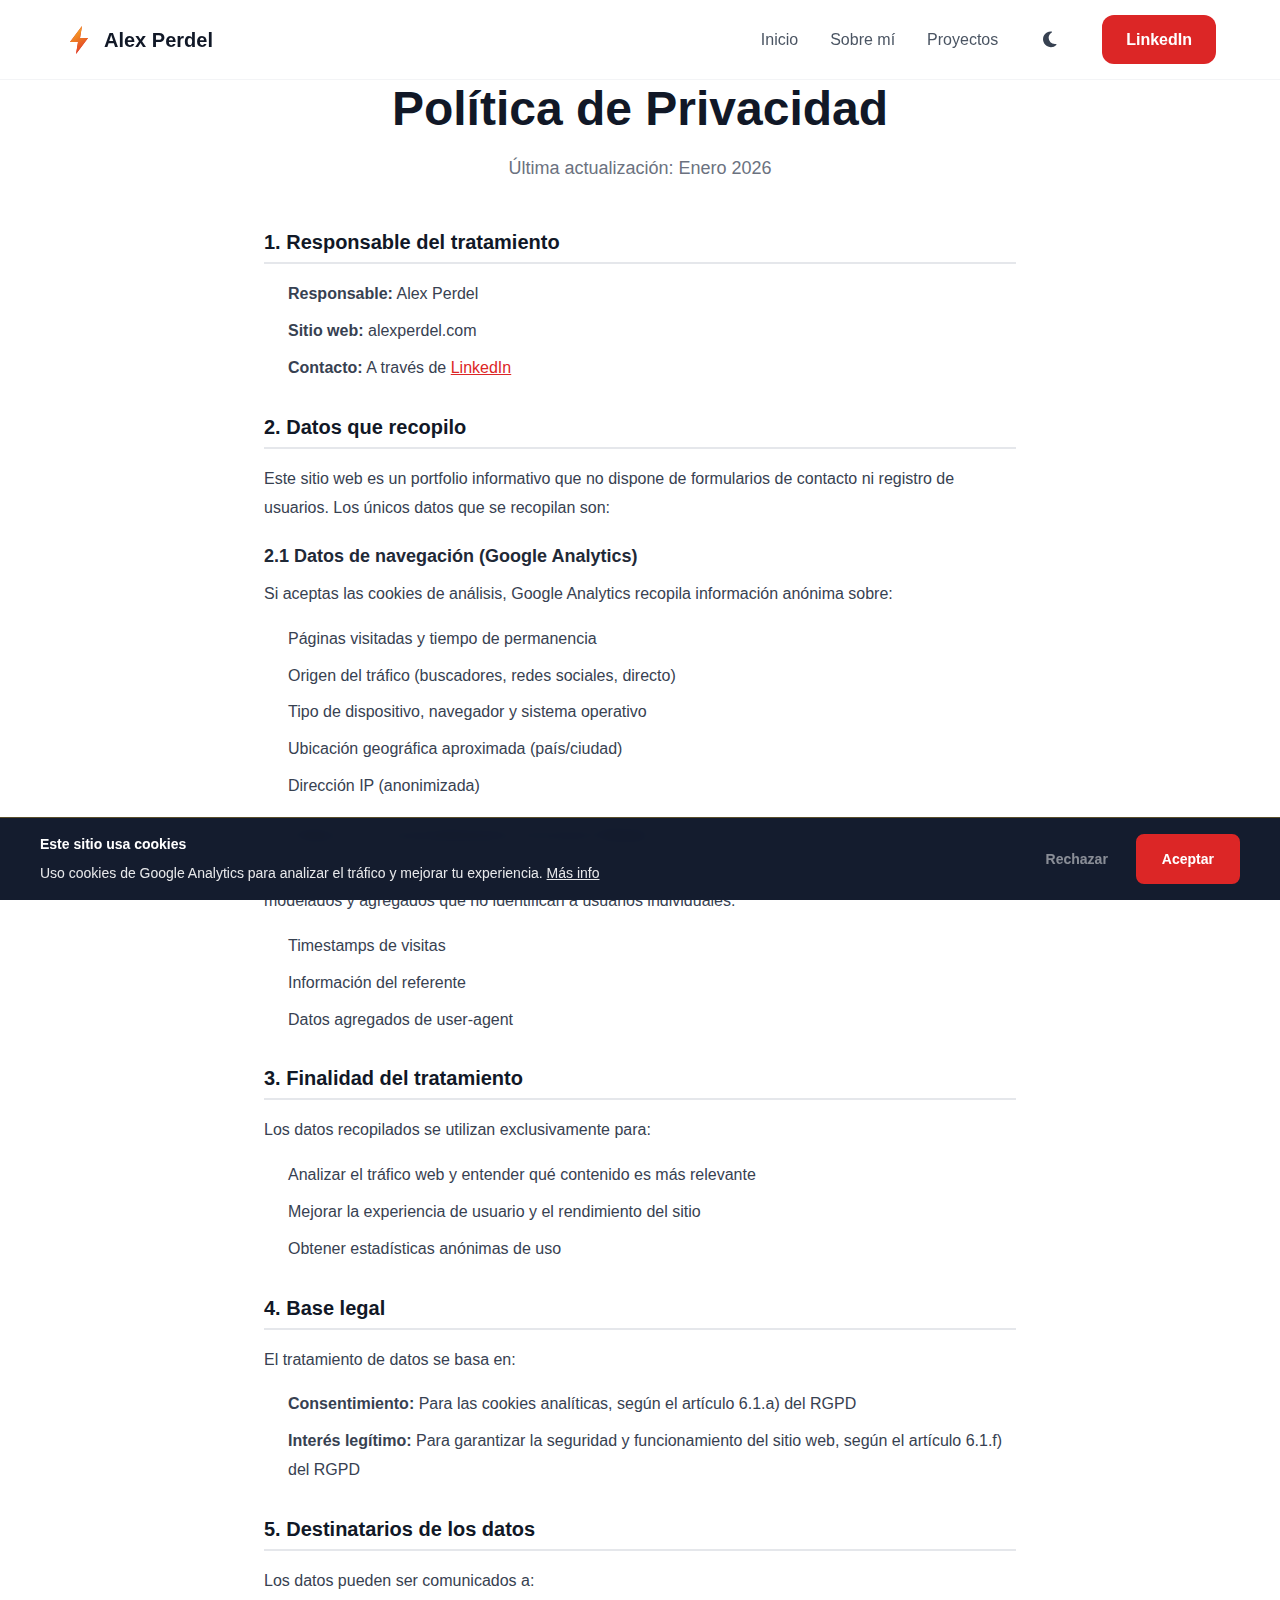
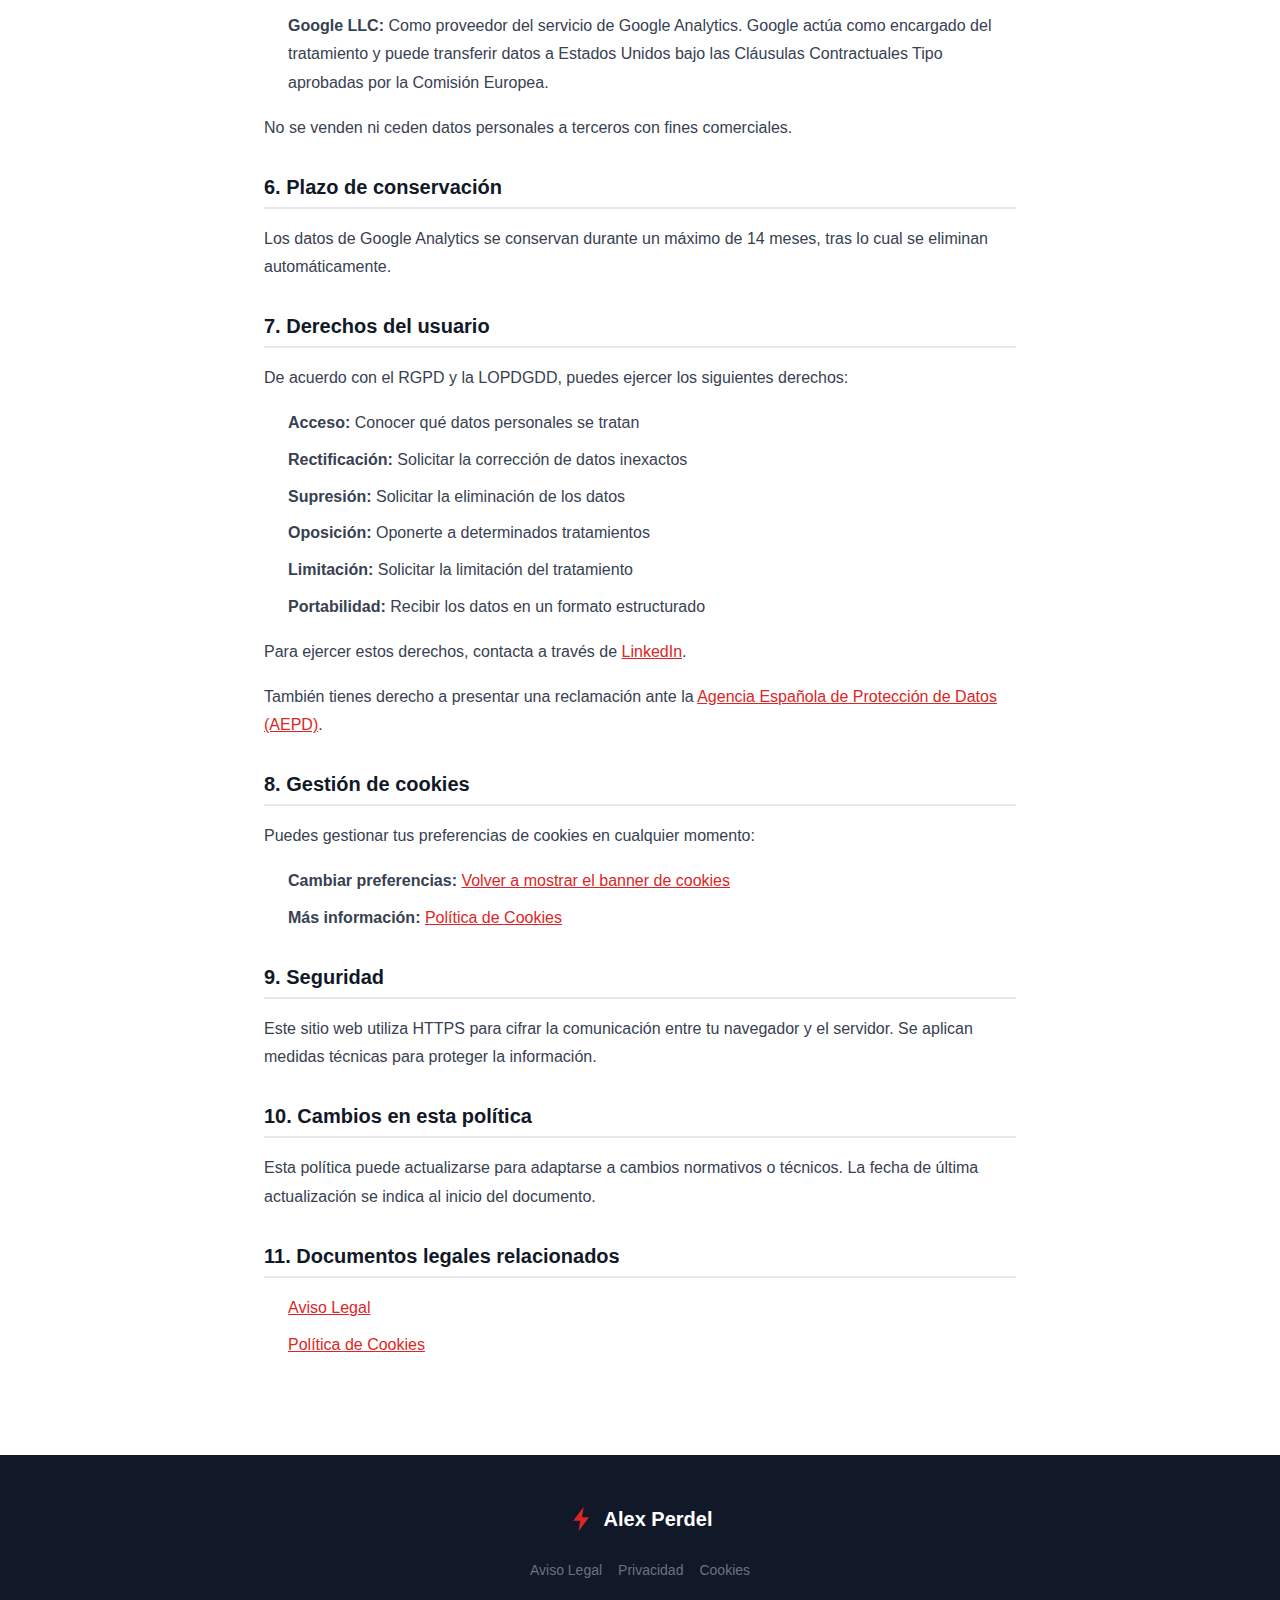
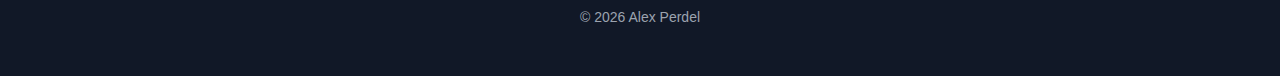
<file: politica-privacidad.html>
<!DOCTYPE html>
<html lang="es">
<head>
  <meta charset="UTF-8">
  <meta name="viewport" content="width=device-width, initial-scale=1.0">

  <!-- Theme (antes del render para evitar flash) -->
  <script src="js/theme.js"></script>

  <!-- Google Consent Mode v2 + Analytics 4 (inyectado dinámicamente) -->
  <script src="js/cookies.js"></script>

  <!-- SEO Meta Tags -->
  <title>Política de Privacidad | Alex Perdel</title>
  <meta name="description" content="Política de privacidad de alexperdel.com. Información sobre el tratamiento de datos personales según RGPD y LOPDGDD.">
  <meta name="robots" content="noindex, follow">
  <link rel="canonical" href="https://alexperdel.com/politica-privacidad.html">

  <!-- Favicon -->
  <link rel="icon" type="image/svg+xml" href="data:image/svg+xml,%3Csvg xmlns='http://www.w3.org/2000/svg' viewBox='0 0 32 32'%3E%3Cpath fill='%23DC2626' d='M18 2L6 18h8l-2 12 12-16h-8z'/%3E%3C/svg%3E">

  <!-- Font Awesome -->
  <link rel="stylesheet" href="https://cdnjs.cloudflare.com/ajax/libs/font-awesome/6.5.1/css/all.min.css">

  <!-- Styles -->
  <link rel="stylesheet" href="css/styles.css">
</head>
<body>
  <!-- ========== HEADER ========== -->
  <header class="header">
    <div class="container header__inner">
      <a href="./" class="header__logo">
        <svg viewBox="0 0 32 32" fill="none" xmlns="http://www.w3.org/2000/svg">
          <path d="M18 2L6 18H14L12 30L24 14H16L18 2Z" fill="#DC2626"/>
          <path d="M18 2L6 18H14L12 30L24 14H16L18 2Z" fill="url(#bolt-gradient)"/>
          <defs>
            <linearGradient id="bolt-gradient" x1="6" y1="2" x2="24" y2="30" gradientUnits="userSpaceOnUse">
              <stop stop-color="#FBBF24"/>
              <stop offset="1" stop-color="#DC2626"/>
            </linearGradient>
          </defs>
        </svg>
        Alex Perdel
      </a>
      <nav class="nav">
        <button class="nav__toggle" aria-label="Menu" aria-expanded="false">
          <span></span><span></span><span></span>
        </button>
        <ul class="nav__list">
          <li><a href="./" class="nav__link">Inicio</a></li>
          <li><a href="sobre-mi.html" class="nav__link">Sobre mí</a></li>
          <li><a href="proyectos/" class="nav__link">Proyectos</a></li>
          <li>
            <button class="theme-toggle" onclick="ThemeToggle.toggle()" aria-label="Cambiar tema">
              <i class="fas fa-moon icon-moon"></i>
              <i class="fas fa-sun icon-sun"></i>
            </button>
          </li>
          <li><a href="https://www.linkedin.com/in/alexperdel/" target="_blank" rel="noopener" class="btn btn--primary">LinkedIn</a></li>
        </ul>
      </nav>
    </div>
  </header>

  <main>
    <section class="section">
      <div class="container" style="max-width: 800px;">
        <header class="section__header">
          <h1 class="section__title">Política de Privacidad</h1>
          <p class="section__subtitle">Última actualización: Enero 2026</p>
        </header>

        <div class="legal-content">
          <h2>1. Responsable del tratamiento</h2>
          <ul>
            <li><strong>Responsable:</strong> Alex Perdel</li>
            <li><strong>Sitio web:</strong> alexperdel.com</li>
            <li><strong>Contacto:</strong> A través de <a href="https://www.linkedin.com/in/alexperdel/" target="_blank" rel="noopener">LinkedIn</a></li>
          </ul>

          <h2>2. Datos que recopilo</h2>
          <p>Este sitio web es un portfolio informativo que no dispone de formularios de contacto ni registro de usuarios. Los únicos datos que se recopilan son:</p>

          <h3>2.1 Datos de navegación (Google Analytics)</h3>
          <p>Si aceptas las cookies de análisis, Google Analytics recopila información anónima sobre:</p>
          <ul>
            <li>Páginas visitadas y tiempo de permanencia</li>
            <li>Origen del tráfico (buscadores, redes sociales, directo)</li>
            <li>Tipo de dispositivo, navegador y sistema operativo</li>
            <li>Ubicación geográfica aproximada (país/ciudad)</li>
            <li>Dirección IP (anonimizada)</li>
          </ul>

          <h3>2.2 Datos sin consentimiento (Consent Mode)</h3>
          <p>Si rechazas las cookies, gracias al Modo de Consentimiento de Google solo se recopilan datos modelados y agregados que no identifican a usuarios individuales:</p>
          <ul>
            <li>Timestamps de visitas</li>
            <li>Información del referente</li>
            <li>Datos agregados de user-agent</li>
          </ul>

          <h2>3. Finalidad del tratamiento</h2>
          <p>Los datos recopilados se utilizan exclusivamente para:</p>
          <ul>
            <li>Analizar el tráfico web y entender qué contenido es más relevante</li>
            <li>Mejorar la experiencia de usuario y el rendimiento del sitio</li>
            <li>Obtener estadísticas anónimas de uso</li>
          </ul>

          <h2>4. Base legal</h2>
          <p>El tratamiento de datos se basa en:</p>
          <ul>
            <li><strong>Consentimiento:</strong> Para las cookies analíticas, según el artículo 6.1.a) del RGPD</li>
            <li><strong>Interés legítimo:</strong> Para garantizar la seguridad y funcionamiento del sitio web, según el artículo 6.1.f) del RGPD</li>
          </ul>

          <h2>5. Destinatarios de los datos</h2>
          <p>Los datos pueden ser comunicados a:</p>
          <ul>
            <li><strong>Google LLC:</strong> Como proveedor del servicio de Google Analytics. Google actúa como encargado del tratamiento y puede transferir datos a Estados Unidos bajo las Cláusulas Contractuales Tipo aprobadas por la Comisión Europea.</li>
          </ul>
          <p>No se venden ni ceden datos personales a terceros con fines comerciales.</p>

          <h2>6. Plazo de conservación</h2>
          <p>Los datos de Google Analytics se conservan durante un máximo de 14 meses, tras lo cual se eliminan automáticamente.</p>

          <h2>7. Derechos del usuario</h2>
          <p>De acuerdo con el RGPD y la LOPDGDD, puedes ejercer los siguientes derechos:</p>
          <ul>
            <li><strong>Acceso:</strong> Conocer qué datos personales se tratan</li>
            <li><strong>Rectificación:</strong> Solicitar la corrección de datos inexactos</li>
            <li><strong>Supresión:</strong> Solicitar la eliminación de los datos</li>
            <li><strong>Oposición:</strong> Oponerte a determinados tratamientos</li>
            <li><strong>Limitación:</strong> Solicitar la limitación del tratamiento</li>
            <li><strong>Portabilidad:</strong> Recibir los datos en un formato estructurado</li>
          </ul>
          <p>Para ejercer estos derechos, contacta a través de <a href="https://www.linkedin.com/in/alexperdel/" target="_blank" rel="noopener">LinkedIn</a>.</p>
          <p>También tienes derecho a presentar una reclamación ante la <a href="https://www.aepd.es" target="_blank" rel="noopener">Agencia Española de Protección de Datos (AEPD)</a>.</p>

          <h2>8. Gestión de cookies</h2>
          <p>Puedes gestionar tus preferencias de cookies en cualquier momento:</p>
          <ul>
            <li><strong>Cambiar preferencias:</strong> <button onclick="CookieConsent.reset()" style="background: none; border: none; color: var(--color-primary); text-decoration: underline; cursor: pointer; padding: 0; font: inherit;">Volver a mostrar el banner de cookies</button></li>
            <li><strong>Más información:</strong> <a href="politica-cookies.html">Política de Cookies</a></li>
          </ul>

          <h2>9. Seguridad</h2>
          <p>Este sitio web utiliza HTTPS para cifrar la comunicación entre tu navegador y el servidor. Se aplican medidas técnicas para proteger la información.</p>

          <h2>10. Cambios en esta política</h2>
          <p>Esta política puede actualizarse para adaptarse a cambios normativos o técnicos. La fecha de última actualización se indica al inicio del documento.</p>

          <h2>11. Documentos legales relacionados</h2>
          <ul>
            <li><a href="aviso-legal.html">Aviso Legal</a></li>
            <li><a href="politica-cookies.html">Política de Cookies</a></li>
          </ul>
        </div>
      </div>
    </section>
  </main>

  <!-- ========== FOOTER ========== -->
  <footer class="footer">
    <div class="container footer__inner">
      <a href="./" class="footer__logo">
        <svg viewBox="0 0 32 32" fill="none" xmlns="http://www.w3.org/2000/svg">
          <path d="M18 2L6 18H14L12 30L24 14H16L18 2Z" fill="#DC2626"/>
        </svg>
        Alex Perdel
      </a>
      <div class="footer__legal">
        <a href="aviso-legal.html">Aviso Legal</a>
        <a href="politica-privacidad.html">Privacidad</a>
        <a href="politica-cookies.html">Cookies</a>
      </div>
      <p class="footer__copy">&copy; 2026 Alex Perdel</p>
    </div>
  </footer>

  <script src="js/main.js"></script>
</body>
</html>
</file>
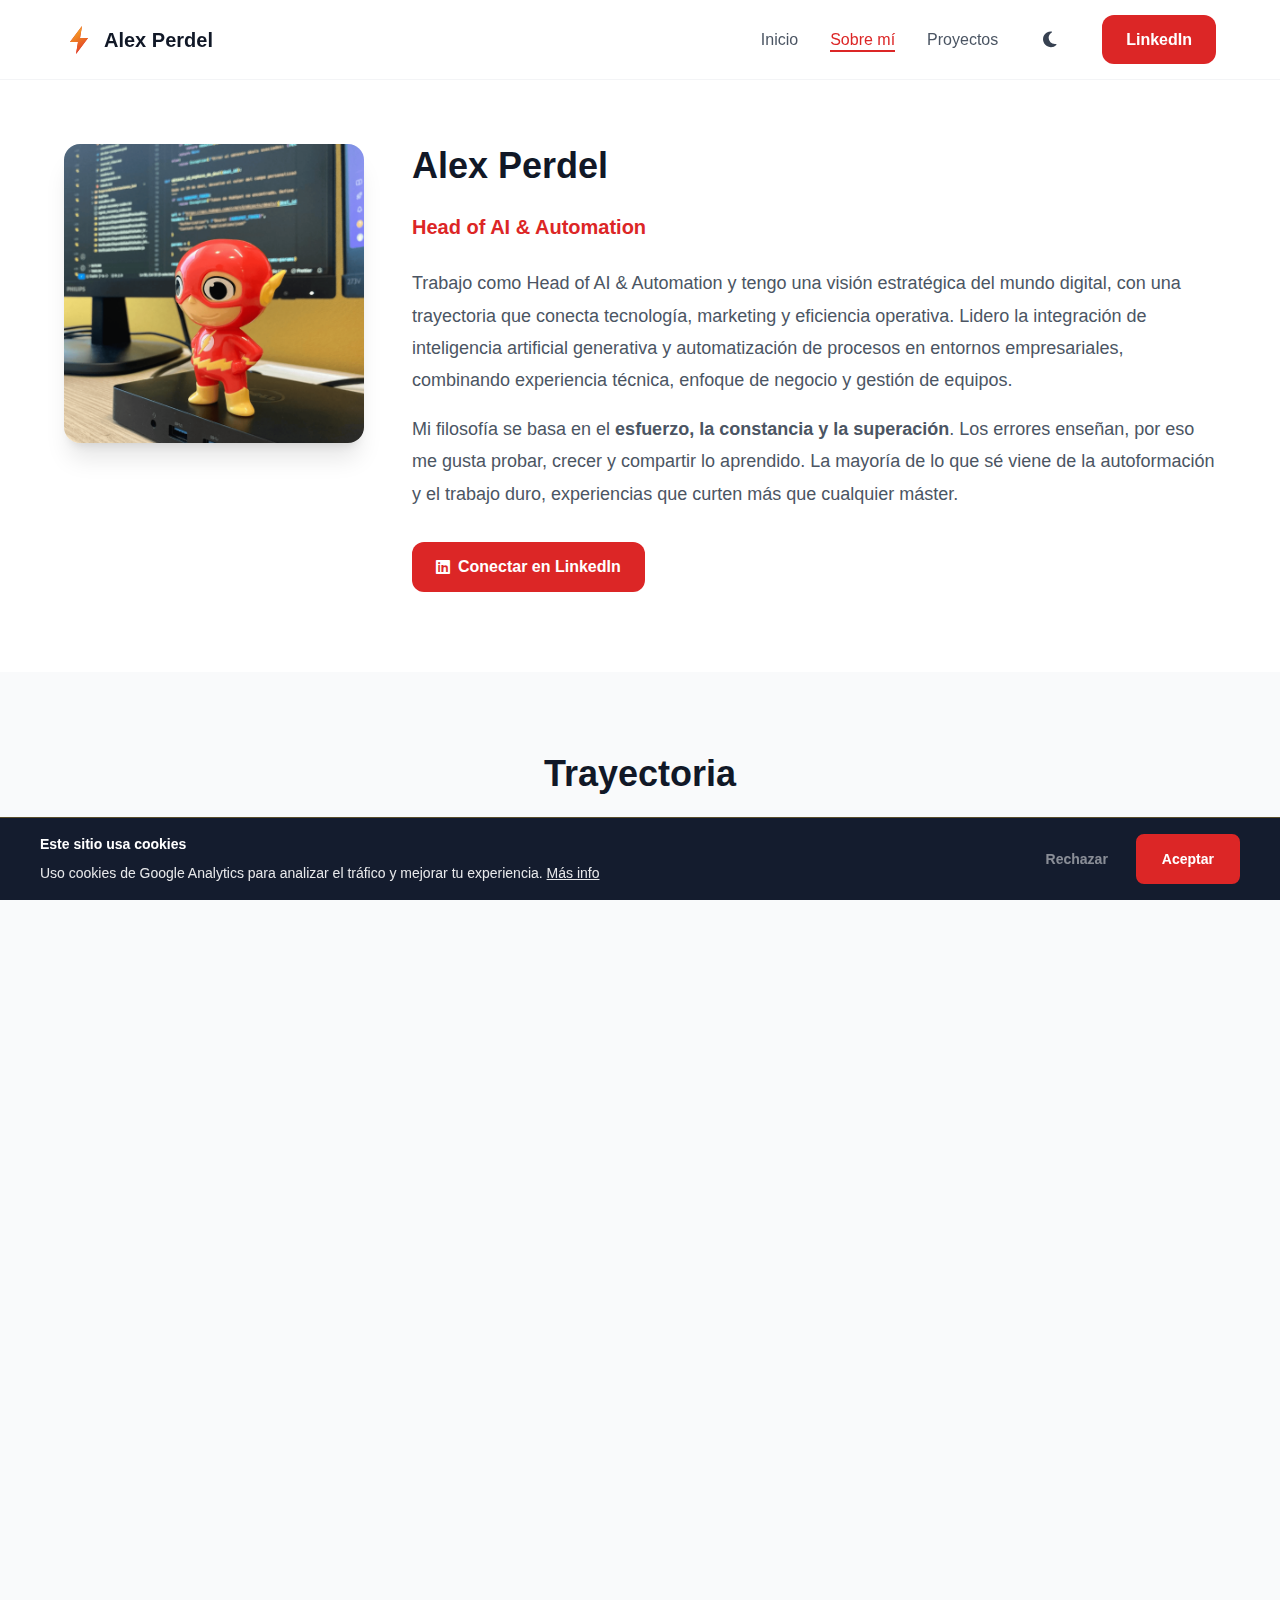
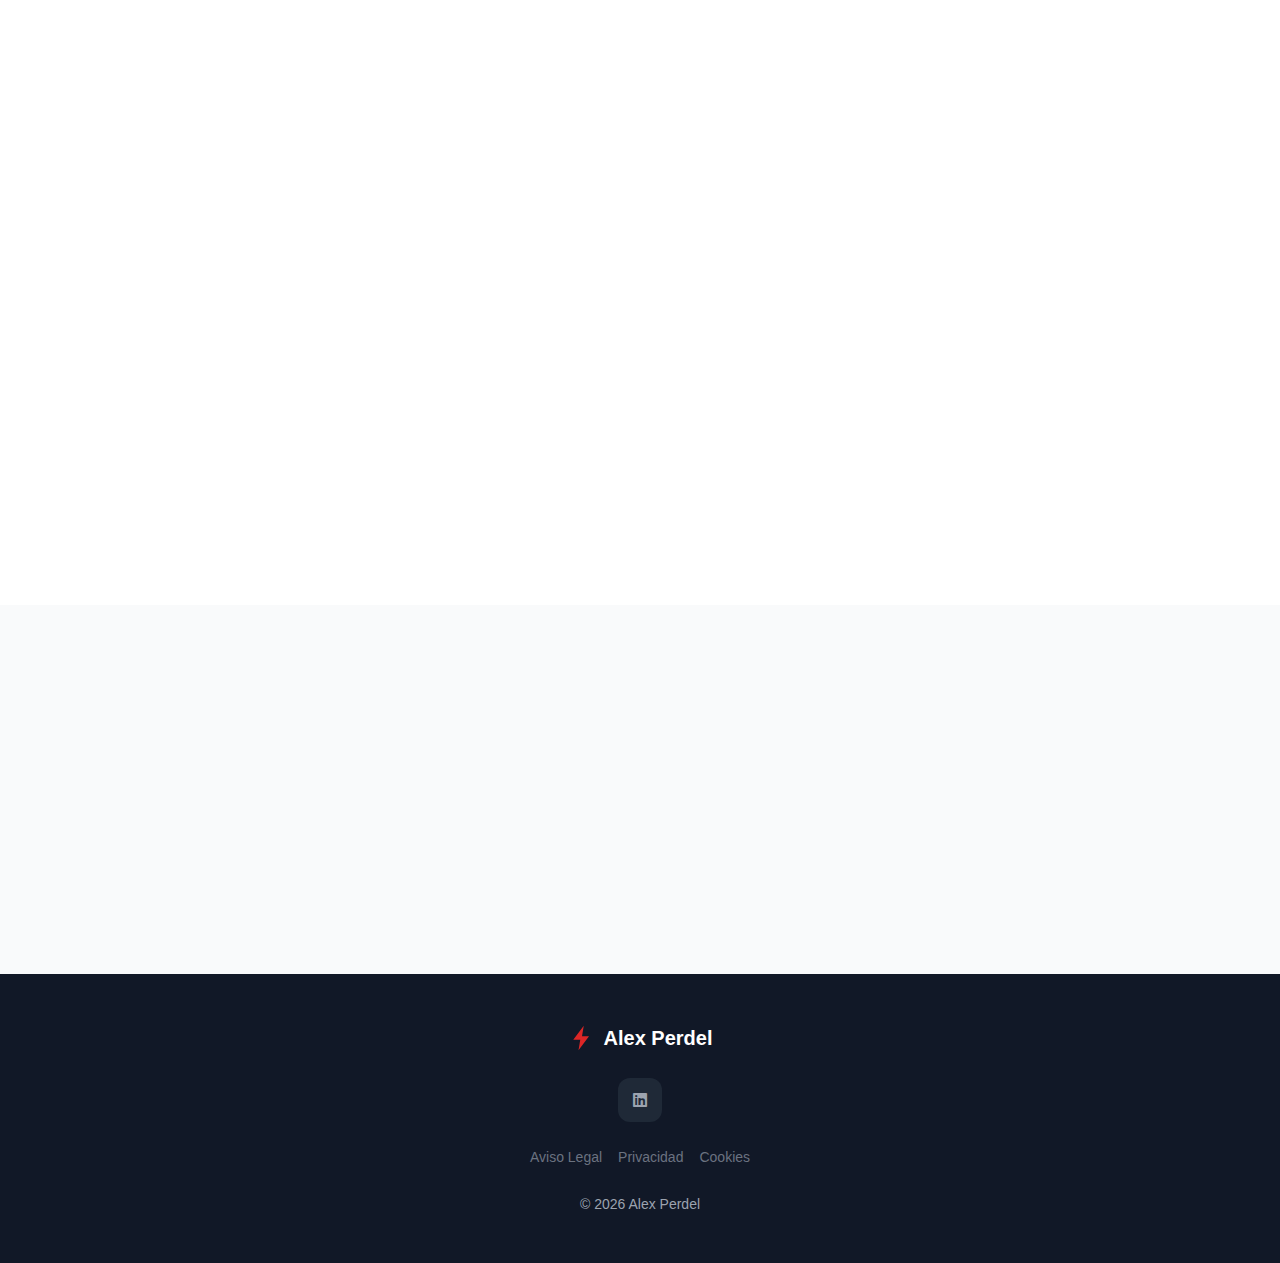
<file: sobre-mi.html>
<!DOCTYPE html>
<html lang="es">
<head>
  <meta charset="UTF-8">
  <meta name="viewport" content="width=device-width, initial-scale=1.0">

  <!-- Theme (antes del render para evitar flash) -->
  <script src="js/theme.js"></script>

  <!-- Google Consent Mode v2 + Analytics 4 (inyectado dinámicamente) -->
  <script src="js/cookies.js"></script>

  <!-- SEO Meta Tags -->
  <title>Sobre Mí | Alex Perdel - Head of AI & Automation</title>
  <meta name="description" content="Conoce la trayectoria de Alex Perdel: +15 años de experiencia en tecnología, desde community manager hasta Head of AI. SEO, WordPress, Product Management e IA.">
  <meta name="robots" content="index, follow">
  <link rel="canonical" href="https://alexperdel.com/sobre-mi.html">

  <!-- Open Graph -->
  <meta property="og:title" content="Sobre Mí | Alex Perdel">
  <meta property="og:description" content="Conoce la trayectoria de Alex Perdel: +15 años de experiencia en tecnología, desde community manager hasta Head of AI.">
  <meta property="og:url" content="https://alexperdel.com/sobre-mi.html">
  <meta property="og:type" content="profile">

  <!-- Favicon -->
  <link rel="icon" type="image/svg+xml" href="data:image/svg+xml,%3Csvg xmlns='http://www.w3.org/2000/svg' viewBox='0 0 32 32'%3E%3Cpath fill='%23DC2626' d='M18 2L6 18h8l-2 12 12-16h-8z'/%3E%3C/svg%3E">

  <!-- Font Awesome -->
  <link rel="stylesheet" href="https://cdnjs.cloudflare.com/ajax/libs/font-awesome/6.5.1/css/all.min.css">

  <!-- Styles -->
  <link rel="stylesheet" href="css/styles.css">
</head>
<body>
  <!-- ========== HEADER ========== -->
  <header class="header">
    <div class="container header__inner">
      <a href="./" class="header__logo">
        <svg viewBox="0 0 32 32" fill="none" xmlns="http://www.w3.org/2000/svg">
          <path d="M18 2L6 18H14L12 30L24 14H16L18 2Z" fill="#DC2626"/>
          <path d="M18 2L6 18H14L12 30L24 14H16L18 2Z" fill="url(#bolt-gradient-header)"/>
          <defs>
            <linearGradient id="bolt-gradient-header" x1="6" y1="2" x2="24" y2="30" gradientUnits="userSpaceOnUse">
              <stop stop-color="#FBBF24"/>
              <stop offset="1" stop-color="#DC2626"/>
            </linearGradient>
          </defs>
        </svg>
        Alex Perdel
      </a>

      <nav class="nav">
        <button class="nav__toggle" aria-label="Menu" aria-expanded="false">
          <span></span>
          <span></span>
          <span></span>
        </button>
        <ul class="nav__list">
          <li><a href="./" class="nav__link">Inicio</a></li>
          <li><a href="sobre-mi.html" class="nav__link nav__link--active">Sobre mí</a></li>
          <li><a href="proyectos/" class="nav__link">Proyectos</a></li>
          <li>
            <button class="theme-toggle" onclick="ThemeToggle.toggle()" aria-label="Cambiar tema">
              <i class="fas fa-moon icon-moon"></i>
              <i class="fas fa-sun icon-sun"></i>
            </button>
          </li>
          <li><a href="https://www.linkedin.com/in/alexperdel/" target="_blank" rel="noopener" class="btn btn--primary">LinkedIn</a></li>
        </ul>
      </nav>
    </div>
  </header>

  <main>
    <!-- ========== HERO BIO ========== -->
    <section class="section" style="padding-top: calc(var(--header-height) + var(--space-16));">
      <div class="container">
        <div style="display: grid; grid-template-columns: 300px 1fr; gap: var(--space-12); align-items: start;" class="bio-grid">
          <div class="fade-in">
            <img src="assets/img/hogarsolar_flash.png" alt="Alex Perdel - Flash" style="width: 100%; border-radius: var(--radius-xl); box-shadow: var(--shadow-xl);">
          </div>
          <div class="fade-in delay-1">
            <h1 style="font-size: var(--text-4xl); margin-bottom: var(--space-6);">Alex Perdel</h1>
            <p style="font-size: var(--text-xl); color: var(--color-primary); font-weight: 600; margin-bottom: var(--space-6);">Head of AI & Automation</p>
            <p style="font-size: var(--text-lg); color: var(--color-gray-600); line-height: 1.8;">
              Trabajo como Head of AI & Automation y tengo una visión estratégica del mundo digital, con una trayectoria que conecta tecnología, marketing y eficiencia operativa. Lidero la integración de inteligencia artificial generativa y automatización de procesos en entornos empresariales, combinando experiencia técnica, enfoque de negocio y gestión de equipos.
            </p>
            <p style="font-size: var(--text-lg); color: var(--color-gray-600); line-height: 1.8;">
              Mi filosofía se basa en el <strong>esfuerzo, la constancia y la superación</strong>. Los errores enseñan, por eso me gusta probar, crecer y compartir lo aprendido. La mayoría de lo que sé viene de la autoformación y el trabajo duro, experiencias que curten más que cualquier máster.
            </p>
            <div style="margin-top: var(--space-8);">
              <a href="https://www.linkedin.com/in/alexperdel/" target="_blank" rel="noopener" class="btn btn--primary">
                <i class="fab fa-linkedin"></i>
                Conectar en LinkedIn
              </a>
            </div>
          </div>
        </div>
      </div>
    </section>

    <!-- ========== TRAYECTORIA ========== -->
    <section class="section section--gray">
      <div class="container">
        <header class="section__header fade-in">
          <h2 class="section__title">Trayectoria</h2>
          <p class="section__subtitle">+15 años conectando tecnología, negocio y personas.</p>
        </header>

        <div class="timeline fade-in">
          <!-- Actual: Hogarsolar + EBIS -->
          <div class="timeline__item timeline__item--current">
            <div class="timeline__dot"></div>
            <span class="timeline__date">2025 - Actualidad</span>
            <h3 class="timeline__title">Head of AI & Automation + Docente IA</h3>
            <p class="timeline__company">
              <a href="https://hogarsolarenergia.es/" target="_blank" rel="noopener">Hogarsolar</a> |
              <a href="https://www.ebiseducation.com/" target="_blank" rel="noopener">EBIS Business Techschool</a>
            </p>
            <p class="timeline__text">
              <strong>En Hogarsolar</strong> lidero la estrategia de IA y automatización: diseño de voicebots con Vapi + Make, copilots internos para gestión de citas y presupuestos, y supervisión de despliegues en AWS con Docker. Trabajo junto a un equipo técnico especializado en LLMs, RAGs y despliegues cloud, conectando áreas de ventas, atención al cliente y administración.
            </p>
            <p class="timeline__text">
              <strong>En EBIS</strong> imparto formación práctica en el <a href="https://www.ebiseducation.com/master-en-inteligencia-artificial-generativa" target="_blank" rel="noopener">Máster de IA Generativa</a> y el <a href="https://www.ebiseducation.com/master-en-agentes-de-ia-e-hiperautomatizacion-de-procesos" target="_blank" rel="noopener">Máster de Agentes de IA e Hiperautomatización</a>: automatización con n8n, Make y agentes GPT, integración de APIs, y diseño de agentes inteligentes aplicados a entornos reales.
            </p>
          </div>

          <!-- NOATICA -->
          <div class="timeline__item">
            <div class="timeline__dot"></div>
            <span class="timeline__date">2021 - 2025</span>
            <h3 class="timeline__title">WordPress & SEO Specialist | Digital Project Manager</h3>
            <p class="timeline__company">
              <a href="https://noatica.com/" target="_blank" rel="noopener">NOATICA Programadores Informáticos</a>
            </p>
            <p class="timeline__text">
              Consultoría y auditorías SEO, análisis de nuevos verticales mediante keyword research, y optimización on-page con herramientas como Ahrefs, SEMrush y Screaming Frog. Desarrollo de sitios web en WordPress integrando mejores prácticas UX/UI. Gestión de migraciones SEO coordinando equipos interdepartamentales.
            </p>
            <p class="timeline__text">
              Actuaba como enlace entre cliente y equipo de desarrollo: coordinación de proyectos, negociación de acuerdos y supervisión del progreso para garantizar la ejecución alineada con objetivos y plazos.
            </p>
          </div>

          <!-- Nembus Gourmet -->
          <div class="timeline__item">
            <div class="timeline__dot"></div>
            <span class="timeline__date">2018 - 2021</span>
            <h3 class="timeline__title">Web | SEO | Marketing</h3>
            <p class="timeline__company">
              <a href="https://www.linkedin.com/company/nembus-gourmet/" target="_blank" rel="noopener">Nembus Gourmet</a>
            </p>
            <p class="timeline__text">
              Planificación y ejecución de estrategias de marketing online: redes sociales, marketing de contenido y newsletters. Implementación de SEO on-page y off-page que posicionó la franquicia Taberna El Papelón en primera página de Google para "Franquicia Taberna".
            </p>
            <p class="timeline__text">
              Creación y gestión de sitios web en WordPress para cada concepto hostelero. Colaboración con Operaciones en acciones comerciales, eventos benéficos e inauguraciones de nuevos locales.
            </p>
          </div>

          <!-- Crecer En Inglés -->
          <div class="timeline__item">
            <div class="timeline__dot"></div>
            <span class="timeline__date">2016 - 2023</span>
            <h3 class="timeline__title">Fundador y Director</h3>
            <p class="timeline__company">Crecer En Inglés (Proyecto personal)</p>
            <p class="timeline__text">
              E-commerce con videocursos sobre crianza bilingüe que desarrollé desde cero. Estrategia de Inbound Marketing con podcast semanal, newsletters segmentadas y contenido de valor. SEO que logró 100.000 visitas anuales solo con tráfico orgánico, alcanzando primeras posiciones en Google para keywords del sector.
            </p>
            <p class="timeline__text">
              Implementé automatizaciones en email marketing, pagos recurrentes y sistemas de afiliados con Amazon. Un laboratorio de aprendizaje donde ayudé a cientos de familias a criar a sus hijos en dos idiomas.
            </p>
            <div class="timeline__stats">
              <span class="timeline__stat"><strong>100K</strong> visitas/año</span>
              <span class="timeline__stat"><strong>300+</strong> episodios podcast</span>
              <span class="timeline__stat"><strong>12K+</strong> seguidores RRSS</span>
            </div>
          </div>

          <!-- Freelance + Hootsuite -->
          <div class="timeline__item">
            <div class="timeline__dot"></div>
            <span class="timeline__date">2012 - 2017</span>
            <h3 class="timeline__title">Speaker & Consultor Digital + Hootsuite Ambassador</h3>
            <p class="timeline__company">Freelance | <a href="https://hootsuite.com/" target="_blank" rel="noopener">Hootsuite</a></p>
            <p class="timeline__text">
              Consultor y speaker en marketing digital para RTVA, Cámara de Comercio de Sevilla, Asociación de Prensa de Sevilla, El Cubo (centro crowdworking de Andalucía Open Future) y Evento Blog España. Mentor para emprendedores en StartUp Weekend y proyectos como Ideas Factory.
            </p>
            <p class="timeline__text">
              <strong>Hootsuite Ambassador:</strong> Responsable del equipo español de 5 embajadores. Organizador de HootUpSevilla (mayor comunidad de Hootsuite en Europa con +20.000 seguidores en Twitter). Formación a empresas, agencias y emprendedores. Ponencia oficial de Hootsuite en EBE 2012.
            </p>
          </div>

          <!-- PUNTO DE INFLEXIÓN: Citroën -->
          <div class="timeline__item timeline__item--highlight" style="border-left: 3px solid var(--color-primary); padding-left: var(--space-6); margin-left: calc(var(--space-4) * -1);">
            <div class="timeline__dot" style="background: var(--color-primary);"></div>
            <span class="timeline__date">2008 - 2011</span>
            <span style="display: inline-block; background: linear-gradient(135deg, var(--color-primary) 0%, #F59E0B 100%); color: white; font-size: var(--text-xs); font-weight: 600; padding: 2px 10px; border-radius: 20px; margin-bottom: var(--space-2);">PUNTO DE INFLEXIÓN</span>
            <h3 class="timeline__title">De Contable a Community Manager</h3>
            <p class="timeline__company">Citroën - Vda Terry SA</p>
            <p class="timeline__text">
              Empecé como <strong>Oficial Contable</strong> (2008-2010): contabilización de bancos y proveedores, IRPF mensual, cuadre de stocks y soporte informático. Pero mi curiosidad por lo digital me llevó a dar el salto.
            </p>
            <p class="timeline__text">
              En 2010 me convertí en <strong>Community Manager</strong>, el primero del concesionario: diseño de estrategia social media, gestión de reputación online, blogs corporativos, campañas de email marketing y toma de decisiones transversales entre Marketing y Ventas, reportando directamente al CEO. Fuimos el primer concesionario español en compartir en redes la entrega de coches con los clientes.
            </p>
            <p class="timeline__text" style="font-style: italic; color: var(--color-primary);">
              El mundo digital era lo que siempre quise hacer, y aquí se me abrió la oportunidad. Aquí empezó todo.
            </p>
          </div>

          <!-- YPLAN Andalucía -->
          <div class="timeline__item">
            <div class="timeline__dot"></div>
            <span class="timeline__date">2006 - 2007</span>
            <h3 class="timeline__title">Administrativo Contable</h3>
            <p class="timeline__company">YPLAN Andalucía</p>
            <p class="timeline__text">
              Mis primeros pasos en el mundo laboral. Contabilidad y facturación general de la empresa, presentación de modelos IRPF 110 y 347, gestión de cobros a clientes y pagos a proveedores.
            </p>
          </div>

          <!-- HoloRed Estelar -->
          <div class="timeline__item">
            <div class="timeline__dot"></div>
            <span class="timeline__date">1999 - 2013</span>
            <h3 class="timeline__title">Socio Fundador</h3>
            <p class="timeline__company"><a href="https://www.holored.com/" target="_blank" rel="noopener">HoloRed Estelar</a></p>
            <p class="timeline__text">
              Con apenas 15 años fundé junto a un grupo de amigos lo que se convertiría en una de las asociaciones de fans de Star Wars de referencia en España. Empezamos yendo a ver el Episodio I en 1999 y acabamos organizando las <strong>JEHES</strong> (Jornadas y Exposición HoloRed Estelar Sevilla), eventos anuales que reunían a miles de visitantes.
            </p>
            <p class="timeline__text">
              Administrador web, blogger y community manager de la asociación. Organizamos visitas a hospitales infantiles para regalar juguetes a los niños, pasacalles, congresos, ponencias y participaciones en festivales de cine. HoloRed Estelar representa a España en la red internacional de asociaciones de Star Wars (S.W.O.R.A.).
            </p>
            <p class="timeline__text" style="font-style: italic; color: var(--color-text-muted);">
              Mi primera experiencia gestionando comunidades, organizando eventos y creando contenido digital. Sin saberlo, estaba entrenándome para mi futuro profesional.
            </p>
          </div>
        </div>
      </div>
    </section>

    <!-- ========== LOGROS DESTACADOS ========== -->
    <section class="section" id="logros">
      <div class="container">
        <header class="section__header fade-in">
          <h2 class="section__title">Logros destacados</h2>
          <p class="section__subtitle">Algunos hitos de mi trayectoria profesional.</p>
        </header>

        <div class="cases-grid fade-in" style="display: grid; grid-template-columns: repeat(auto-fit, minmax(280px, 1fr)); gap: var(--space-6);">

          <!-- 2018-2022 -->
          <div class="case-card" style="background: var(--color-surface); border-radius: var(--radius-lg); overflow: hidden; box-shadow: var(--shadow-md);">
            <img src="assets/img/CIEB 2022.jpeg" alt="CIEB - Congreso Internacional de Enseñanza Bilingüe" style="width: 100%; height: 220px; object-fit: cover;">
            <div style="padding: var(--space-4);">
              <h3 style="font-size: 1.1rem; margin-bottom: var(--space-2);">CIEB - 5 años ponente</h3>
              <p style="font-size: 0.9rem; color: var(--color-text-muted); margin: 0;">5 años como ponente y experto en panel plenario del Congreso Internacional de Enseñanza Bilingüe. <em>(2018-2022)</em></p>
            </div>
          </div>

          <!-- 2018-2020 -->
          <div class="case-card" style="background: var(--color-surface); border-radius: var(--radius-lg); overflow: hidden; box-shadow: var(--shadow-md);">
            <img src="assets/img/papelon-torre-sevilla.jpg" alt="Taberna El Papelón" style="width: 100%; height: 220px; object-fit: cover;">
            <div style="padding: var(--space-4);">
              <h3 style="font-size: 1.1rem; margin-bottom: var(--space-2);">Taberna El Papelón</h3>
              <p style="font-size: 0.9rem; color: var(--color-text-muted); margin: 0;">Primera posición en Google para "Franquicia Taberna". +4.000 seguidores en redes. <em>(2018-2020)</em></p>
            </div>
          </div>

          <!-- 2019 -->
          <div class="case-card" style="background: var(--color-surface); border-radius: var(--radius-lg); overflow: hidden; box-shadow: var(--shadow-md);">
            <img src="assets/img/Ideasfactory.jpeg" alt="Ideas Factory 2019" style="width: 100%; height: 220px; object-fit: cover;">
            <div style="padding: var(--space-4);">
              <h3 style="font-size: 1.1rem; margin-bottom: var(--space-2);">Ideas Factory 2019</h3>
              <p style="font-size: 0.9rem; color: var(--color-text-muted); margin: 0;">Formación y mentoría para jóvenes emprendedores en el proyecto Ideas Factory. <em>(2019)</em></p>
            </div>
          </div>

          <!-- 2012-2017 -->
          <div class="case-card" style="background: var(--color-surface); border-radius: var(--radius-lg); overflow: hidden; box-shadow: var(--shadow-md);">
            <img src="assets/img/HootUpSevilla.jpg" alt="HootUpSevilla - Comunidad Hootsuite" style="width: 100%; height: 220px; object-fit: cover;">
            <div style="padding: var(--space-4);">
              <h3 style="font-size: 1.1rem; margin-bottom: var(--space-2);">HootUpSevilla</h3>
              <p style="font-size: 0.9rem; color: var(--color-text-muted); margin: 0;">Mayor comunidad de usuarios de Hootsuite en Europa. +20.000 seguidores en Twitter. <em>(2012-2017)</em></p>
            </div>
          </div>

          <!-- 2013-2017 -->
          <div class="case-card" style="background: var(--color-surface); border-radius: var(--radius-lg); overflow: hidden; box-shadow: var(--shadow-md);">
            <img src="assets/img/elcubo.jpeg" alt="Taller Hootsuite en El Cubo" style="width: 100%; height: 220px; object-fit: cover;">
            <div style="padding: var(--space-4);">
              <h3 style="font-size: 1.1rem; margin-bottom: var(--space-2);">El Cubo - Hootsuite</h3>
              <p style="font-size: 0.9rem; color: var(--color-text-muted); margin: 0;">Taller de Hootsuite para emprendedores en El Cubo, primer centro crowdworking de Andalucía Open Future. <em>(2013-2017)</em></p>
            </div>
          </div>

          <!-- 2012 -->
          <div class="case-card" style="background: var(--color-surface); border-radius: var(--radius-lg); overflow: hidden; box-shadow: var(--shadow-md);">
            <img src="assets/img/EBE12.jpeg" alt="Evento Blog España - Ponencia Hootsuite" style="width: 100%; height: 220px; object-fit: cover;">
            <div style="padding: var(--space-4);">
              <h3 style="font-size: 1.1rem; margin-bottom: var(--space-2);">Evento Blog España</h3>
              <p style="font-size: 0.9rem; color: var(--color-text-muted); margin: 0;">Ponencia oficial de Hootsuite en EBE 2012, el mayor evento de blogs y social media de España. <em>(2012)</em></p>
            </div>
          </div>

          <!-- 2012 -->
          <div class="case-card" style="background: var(--color-surface); border-radius: var(--radius-lg); overflow: hidden; box-shadow: var(--shadow-md);">
            <img src="assets/img/Hyundai-i30.jpg" alt="Hyundai i30 - Presentación mundial" style="width: 100%; height: 220px; object-fit: cover;">
            <div style="padding: var(--space-4);">
              <h3 style="font-size: 1.1rem; margin-bottom: var(--space-2);">Hyundai i30</h3>
              <p style="font-size: 0.9rem; color: var(--color-text-muted); margin: 0;">Organización de la presentación mundial del nuevo i30 en Sevilla. <em>(2012)</em></p>
            </div>
          </div>

          <!-- 2010-2011 -->
          <div class="case-card" style="background: var(--color-surface); border-radius: var(--radius-lg); overflow: hidden; box-shadow: var(--shadow-md);">
            <img src="assets/img/CitroenFotoCoches.jpg" alt="Citroën - Redes sociales" style="width: 100%; height: 220px; object-fit: cover;">
            <div style="padding: var(--space-4);">
              <h3 style="font-size: 1.1rem; margin-bottom: var(--space-2);">Citroën Vda Terry</h3>
              <p style="font-size: 0.9rem; color: var(--color-text-muted); margin: 0;">Primer concesionario español en compartir en redes la entrega de coches con sus clientes. <em>(2010-2011)</em></p>
            </div>
          </div>

        </div>
      </div>
    </section>

    <!-- ========== CERTIFICACIONES ========== -->
    <section class="section" id="certificaciones">
      <div class="container">
        <header class="section__header fade-in">
          <h2 class="section__title">Formación y Certificaciones</h2>
          <p class="section__subtitle">Formación continua: la clave para mantenerse actualizado.</p>
        </header>

        <div class="certs-grid fade-in" style="display: grid; grid-template-columns: repeat(2, 1fr); gap: var(--space-6); max-width: 900px; margin: 0 auto;">

          <!-- Master EBIS -->
          <div class="cert-card" style="display: flex; align-items: center; gap: var(--space-4); background: linear-gradient(135deg, #023c57 0%, #012840 100%); border-radius: var(--radius-lg); padding: var(--space-5); box-shadow: var(--shadow-md);">
            <div style="flex-shrink: 0; width: 60px; height: 60px; background: white; border-radius: var(--radius-md); display: flex; align-items: center; justify-content: center; padding: 8px;">
              <img src="assets/img/IEBISLogoSimple.webp" alt="EBIS" style="max-width: 100%; max-height: 100%; object-fit: contain;">
            </div>
            <div>
              <span style="font-size: var(--text-xs); color: rgba(255,255,255,0.7); font-weight: 600;">Nov 2025</span>
              <h3 style="font-size: var(--text-base); margin: 2px 0; color: white;">Máster en IA Generativa</h3>
              <p style="color: rgba(255,255,255,0.8); font-size: var(--text-sm); margin: 0;">EBIS Business Techschool</p>
            </div>
          </div>

          <!-- AWS Generative AI -->
          <div class="cert-card" style="display: flex; align-items: center; gap: var(--space-4); background: linear-gradient(90deg, #6b7280 0%, #1f2937 100%); border-radius: var(--radius-lg); padding: var(--space-5); box-shadow: var(--shadow-md);">
            <div style="flex-shrink: 0; width: 60px; height: 60px; background: white; border-radius: var(--radius-md); display: flex; align-items: center; justify-content: center; padding: 8px;">
              <img src="assets/img/Amazon_Web_Services.svg" alt="AWS" style="max-width: 100%; max-height: 100%; object-fit: contain;">
            </div>
            <div>
              <span style="font-size: var(--text-xs); color: rgba(255,255,255,0.7); font-weight: 600;">Sep 2025</span>
              <h3 style="font-size: var(--text-base); margin: 2px 0; color: white;">Generative AI Foundations</h3>
              <p style="color: rgba(255,255,255,0.8); font-size: var(--text-sm); margin: 0;">IMMUNE Technology Institute</p>
            </div>
          </div>

          <!-- AWS Certs Pack -->
          <div class="cert-card" style="display: flex; align-items: center; gap: var(--space-4); background: linear-gradient(90deg, #6b7280 0%, #1f2937 100%); border-radius: var(--radius-lg); padding: var(--space-5); box-shadow: var(--shadow-md);">
            <div style="flex-shrink: 0; width: 60px; height: 60px; background: white; border-radius: var(--radius-md); display: flex; align-items: center; justify-content: center; padding: 8px;">
              <img src="assets/img/Amazon_Web_Services.svg" alt="AWS" style="max-width: 100%; max-height: 100%; object-fit: contain;">
            </div>
            <div>
              <span style="font-size: var(--text-xs); color: rgba(255,255,255,0.7); font-weight: 600;">Jun 2025</span>
              <h3 style="font-size: var(--text-base); margin: 2px 0; color: white;">AWS Certifications Pack</h3>
              <p style="color: rgba(255,255,255,0.8); font-size: var(--text-sm); margin: 0;">Prompt Engineering, Responsible AI</p>
            </div>
          </div>

          <!-- Make Advanced -->
          <div class="cert-card" style="display: flex; align-items: center; gap: var(--space-4); background: linear-gradient(135deg, #6c00d2 0%, #4a0094 100%); border-radius: var(--radius-lg); padding: var(--space-5); box-shadow: var(--shadow-md);">
            <div style="flex-shrink: 0; width: 60px; height: 60px; background: white; border-radius: var(--radius-md); display: flex; align-items: center; justify-content: center; padding: 8px;">
              <img src="assets/img/make-app-icon-circle.png" alt="Make" style="max-width: 100%; max-height: 100%; object-fit: contain;">
            </div>
            <div>
              <span style="font-size: var(--text-xs); color: rgba(255,255,255,0.7); font-weight: 600;">Mar 2025</span>
              <h3 style="font-size: var(--text-base); margin: 2px 0; color: white;">Make Advanced</h3>
              <p style="color: rgba(255,255,255,0.8); font-size: var(--text-sm); margin: 0;">Automation, HTTP, JSON, Webhooks, API</p>
            </div>
          </div>

          <!-- Microsoft -->
          <div class="cert-card" style="display: flex; align-items: center; gap: var(--space-4); background: linear-gradient(135deg, #00a4ef 0%, #0078d4 100%); border-radius: var(--radius-lg); padding: var(--space-5); box-shadow: var(--shadow-md);">
            <div style="flex-shrink: 0; width: 60px; height: 60px; background: white; border-radius: var(--radius-md); display: flex; align-items: center; justify-content: center;">
              <i class="fab fa-microsoft" style="font-size: 32px; color: #00a4ef;"></i>
            </div>
            <div>
              <span style="font-size: var(--text-xs); color: rgba(255,255,255,0.7); font-weight: 600;">Sep 2021</span>
              <h3 style="font-size: var(--text-base); margin: 2px 0; color: white;">JavaScript, CSS3, HTML5, DOM</h3>
              <p style="color: rgba(255,255,255,0.8); font-size: var(--text-sm); margin: 0;">Microsoft</p>
            </div>
          </div>

          <!-- HubSpot -->
          <div class="cert-card" style="display: flex; align-items: center; gap: var(--space-4); background: linear-gradient(135deg, #ff7a59 0%, #ff5c35 100%); border-radius: var(--radius-lg); padding: var(--space-5); box-shadow: var(--shadow-md);">
            <div style="flex-shrink: 0; width: 60px; height: 60px; background: white; border-radius: var(--radius-md); display: flex; align-items: center; justify-content: center;">
              <i class="fab fa-hubspot" style="font-size: 32px; color: #ff7a59;"></i>
            </div>
            <div>
              <span style="font-size: var(--text-xs); color: rgba(255,255,255,0.7); font-weight: 600;">Jun 2017</span>
              <h3 style="font-size: var(--text-base); margin: 2px 0; color: white;">Inbound Marketing</h3>
              <p style="color: rgba(255,255,255,0.8); font-size: var(--text-sm); margin: 0;">HubSpot Academy</p>
            </div>
          </div>

          <!-- Hootsuite -->
          <div class="cert-card" style="display: flex; align-items: center; gap: var(--space-4); background: linear-gradient(135deg, #0a3141 0%, #061f2a 100%); border-radius: var(--radius-lg); padding: var(--space-5); box-shadow: var(--shadow-md);">
            <div style="flex-shrink: 0; width: 60px; height: 60px; display: flex; align-items: center; justify-content: center;">
              <img src="assets/img/Hootsuite-Symbol.png" alt="Hootsuite" style="max-width: 100%; max-height: 100%; object-fit: contain;">
            </div>
            <div>
              <span style="font-size: var(--text-xs); color: rgba(255,255,255,0.7); font-weight: 600;">Feb 2012</span>
              <h3 style="font-size: var(--text-base); margin: 2px 0; color: white;">Hootsuite Certificate</h3>
              <p style="color: rgba(255,255,255,0.8); font-size: var(--text-sm); margin: 0;">Hootsuite Ambassador</p>
            </div>
          </div>

          <!-- Universidad -->
          <div class="cert-card" style="display: flex; align-items: center; gap: var(--space-4); background: linear-gradient(135deg, #1e3a5f 0%, #0f1f33 100%); border-radius: var(--radius-lg); padding: var(--space-5); box-shadow: var(--shadow-md);">
            <div style="flex-shrink: 0; width: 60px; height: 60px; background: white; border-radius: var(--radius-md); display: flex; align-items: center; justify-content: center;">
              <i class="fas fa-graduation-cap" style="font-size: 28px; color: #1e3a5f;"></i>
            </div>
            <div>
              <span style="font-size: var(--text-xs); color: rgba(255,255,255,0.7); font-weight: 600;">2001 - 2005</span>
              <h3 style="font-size: var(--text-base); margin: 2px 0; color: white;">Diplomatura en Empresariales</h3>
              <p style="color: rgba(255,255,255,0.8); font-size: var(--text-sm); margin: 0;">UPO (Especialidad eBusiness)</p>
            </div>
          </div>

        </div>
      </div>
    </section>

    <!-- ========== CTA ========== -->
    <section class="section section--gray">
      <div class="container">
        <div class="text-center fade-in" style="max-width: 600px; margin: 0 auto;">
          <h2 class="section__title">Hablemos</h2>
          <p class="section__subtitle" style="margin-bottom: var(--space-8);">Si quieres saber más sobre mi trayectoria o colaborar en un proyecto, conectemos.</p>
          <a href="https://www.linkedin.com/in/alexperdel/" target="_blank" rel="noopener" class="btn btn--primary btn--large">
            <i class="fab fa-linkedin"></i>
            Conectar en LinkedIn
          </a>
        </div>
      </div>
    </section>
  </main>

  <!-- ========== FOOTER ========== -->
  <footer class="footer">
    <div class="container footer__inner">
      <a href="./" class="footer__logo">
        <svg viewBox="0 0 32 32" fill="none" xmlns="http://www.w3.org/2000/svg">
          <path d="M18 2L6 18H14L12 30L24 14H16L18 2Z" fill="#DC2626"/>
        </svg>
        Alex Perdel
      </a>
      <div class="footer__social">
        <a href="https://www.linkedin.com/in/alexperdel/" target="_blank" rel="noopener" aria-label="LinkedIn">
          <i class="fab fa-linkedin"></i>
        </a>
      </div>
      <div class="footer__legal">
        <a href="aviso-legal.html">Aviso Legal</a>
        <a href="politica-privacidad.html">Privacidad</a>
        <a href="politica-cookies.html">Cookies</a>
      </div>
      <p class="footer__copy">&copy; 2026 Alex Perdel</p>
    </div>
  </footer>

  <script src="js/main.js"></script>

  <!-- Responsive grids -->
  <style>
    @media (max-width: 768px) {
      .bio-grid {
        grid-template-columns: 1fr !important;
        text-align: center;
      }
      .bio-grid > div:first-child {
        max-width: 250px;
        margin: 0 auto;
      }
      .certs-grid {
        grid-template-columns: 1fr !important;
      }
    }
  </style>
</body>
</html>
</file>
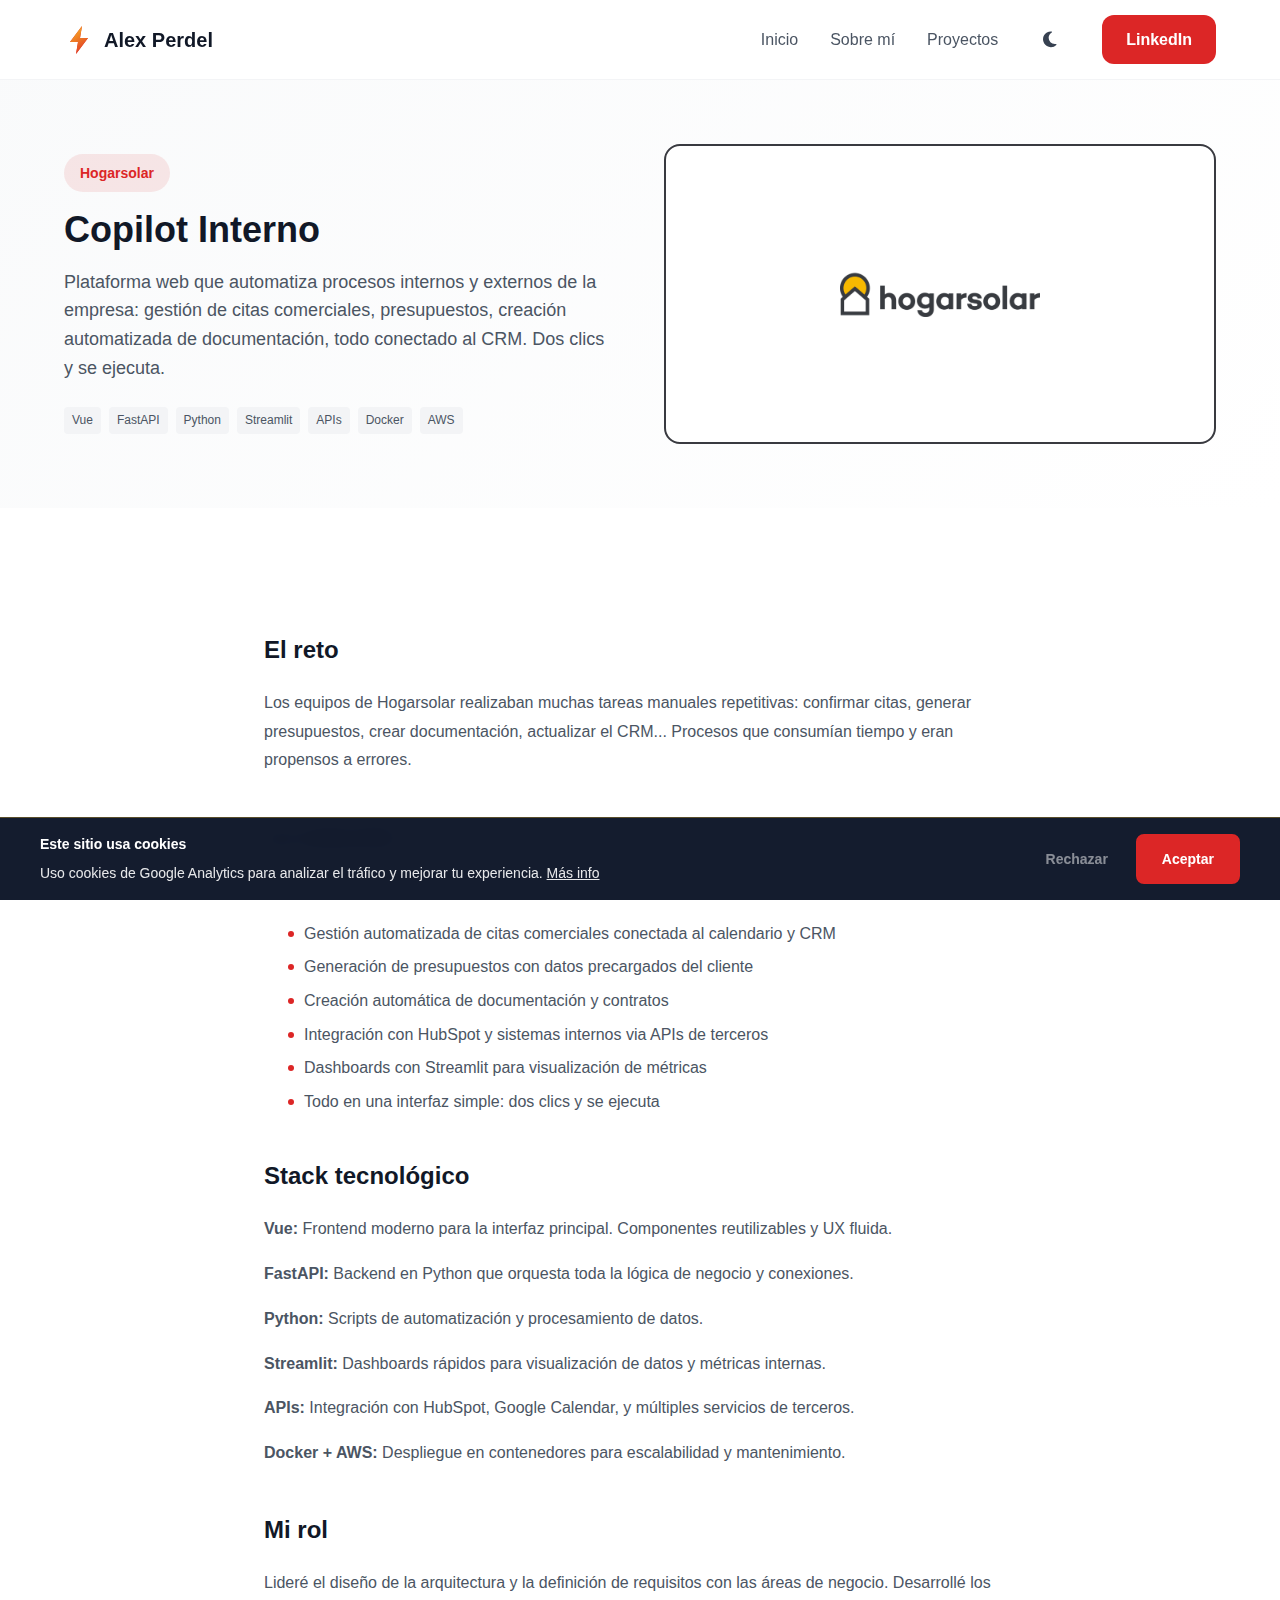
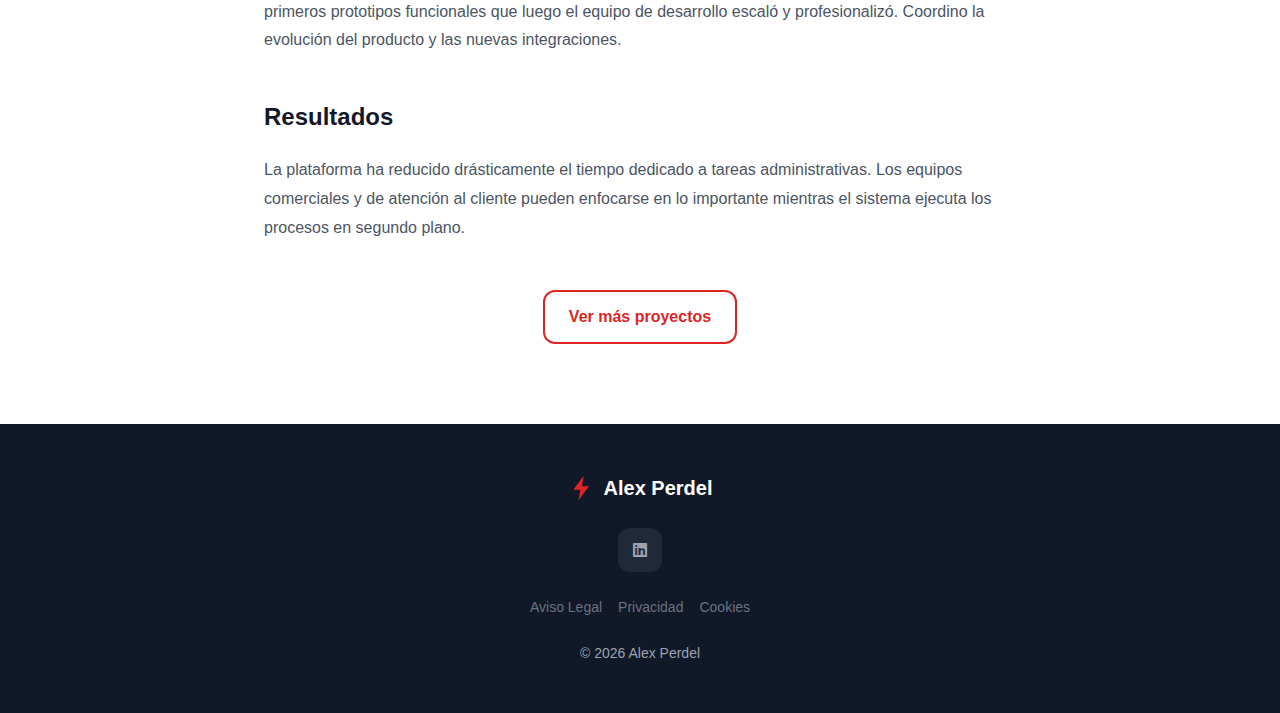
<file: proyectos/copilot-interno.html>
<!DOCTYPE html>
<html lang="es">
<head>
  <meta charset="UTF-8">
  <meta name="viewport" content="width=device-width, initial-scale=1.0">

  <!-- Theme (antes del render para evitar flash) -->
  <script src="../js/theme.js"></script>

  <!-- Google Consent Mode v2 + Analytics 4 (inyectado dinámicamente) -->
  <script src="../js/cookies.js"></script>

  <!-- SEO Meta Tags -->
  <title>Copilot Interno | Alex Perdel</title>
  <meta name="description" content="Plataforma web que automatiza procesos internos de Hogarsolar: citas comerciales, presupuestos y documentación conectados al CRM. Vue, FastAPI, Python, Streamlit y APIs.">
  <meta name="robots" content="index, follow">
  <link rel="canonical" href="https://alexperdel.com/proyectos/copilot-interno.html">

  <!-- Favicon -->
  <link rel="icon" type="image/svg+xml" href="data:image/svg+xml,%3Csvg xmlns='http://www.w3.org/2000/svg' viewBox='0 0 32 32'%3E%3Cpath fill='%23DC2626' d='M18 2L6 18h8l-2 12 12-16h-8z'/%3E%3C/svg%3E">

  <!-- Font Awesome -->
  <link rel="stylesheet" href="https://cdnjs.cloudflare.com/ajax/libs/font-awesome/6.5.1/css/all.min.css">

  <!-- Styles -->
  <link rel="stylesheet" href="../css/styles.css">
</head>
<body>
  <!-- ========== HEADER ========== -->
  <header class="header">
    <div class="container header__inner">
      <a href="../" class="header__logo">
        <svg viewBox="0 0 32 32" fill="none" xmlns="http://www.w3.org/2000/svg">
          <path d="M18 2L6 18H14L12 30L24 14H16L18 2Z" fill="#DC2626"/>
          <path d="M18 2L6 18H14L12 30L24 14H16L18 2Z" fill="url(#bolt-g2)"/>
          <defs><linearGradient id="bolt-g2" x1="6" y1="2" x2="24" y2="30" gradientUnits="userSpaceOnUse"><stop stop-color="#FBBF24"/><stop offset="1" stop-color="#DC2626"/></linearGradient></defs>
        </svg>
        Alex Perdel
      </a>
      <nav class="nav">
        <button class="nav__toggle" aria-label="Menu" aria-expanded="false"><span></span><span></span><span></span></button>
        <ul class="nav__list">
          <li><a href="../" class="nav__link">Inicio</a></li>
          <li><a href="../sobre-mi.html" class="nav__link">Sobre mí</a></li>
          <li><a href="./" class="nav__link nav__link--active">Proyectos</a></li>
          <li>
            <button class="theme-toggle" onclick="ThemeToggle.toggle()" aria-label="Cambiar tema">
              <i class="fas fa-moon icon-moon"></i>
              <i class="fas fa-sun icon-sun"></i>
            </button>
          </li>
          <li><a href="https://www.linkedin.com/in/alexperdel/" target="_blank" rel="noopener" class="btn btn--primary">LinkedIn</a></li>
        </ul>
      </nav>
    </div>
  </header>

  <main>
    <!-- ========== PROJECT HERO ========== -->
    <section class="project-hero">
      <div class="container project-hero__inner">
        <div>
          <span class="project-hero__tag">Hogarsolar</span>
          <h1 class="project-hero__title">Copilot Interno</h1>
          <p class="project-hero__text">Plataforma web que automatiza procesos internos y externos de la empresa: gestión de citas comerciales, presupuestos, creación automatizada de documentación, todo conectado al CRM. Dos clics y se ejecuta.</p>
          <div class="project-card__stack" style="margin-top: var(--space-6);">
            <span class="project-card__tech">Vue</span>
            <span class="project-card__tech">FastAPI</span>
            <span class="project-card__tech">Python</span>
            <span class="project-card__tech">Streamlit</span>
            <span class="project-card__tech">APIs</span>
            <span class="project-card__tech">Docker</span>
            <span class="project-card__tech">AWS</span>
          </div>
        </div>
        <div style="background: #fff; border: 2px solid #393a40; border-radius: var(--radius-xl); padding: var(--space-16); display: flex; align-items: center; justify-content: center; min-height: 300px;">
          <img src="../assets/img/hogarsolar_logo.png" alt="Hogarsolar" style="max-width: 200px; height: auto;">
        </div>
      </div>
    </section>

    <!-- ========== PROJECT CONTENT ========== -->
    <section class="section">
      <div class="container project-content">
        <h2>El reto</h2>
        <p>Los equipos de Hogarsolar realizaban muchas tareas manuales repetitivas: confirmar citas, generar presupuestos, crear documentación, actualizar el CRM... Procesos que consumían tiempo y eran propensos a errores.</p>

        <h2>La solución</h2>
        <p>Desarrollamos una plataforma interna que centraliza y automatiza procesos críticos del negocio:</p>
        <ul>
          <li>Gestión automatizada de citas comerciales conectada al calendario y CRM</li>
          <li>Generación de presupuestos con datos precargados del cliente</li>
          <li>Creación automática de documentación y contratos</li>
          <li>Integración con HubSpot y sistemas internos via APIs de terceros</li>
          <li>Dashboards con Streamlit para visualización de métricas</li>
          <li>Todo en una interfaz simple: dos clics y se ejecuta</li>
        </ul>

        <h2>Stack tecnológico</h2>
        <p><strong>Vue:</strong> Frontend moderno para la interfaz principal. Componentes reutilizables y UX fluida.</p>
        <p><strong>FastAPI:</strong> Backend en Python que orquesta toda la lógica de negocio y conexiones.</p>
        <p><strong>Python:</strong> Scripts de automatización y procesamiento de datos.</p>
        <p><strong>Streamlit:</strong> Dashboards rápidos para visualización de datos y métricas internas.</p>
        <p><strong>APIs:</strong> Integración con HubSpot, Google Calendar, y múltiples servicios de terceros.</p>
        <p><strong>Docker + AWS:</strong> Despliegue en contenedores para escalabilidad y mantenimiento.</p>

        <h2>Mi rol</h2>
        <p>Lideré el diseño de la arquitectura y la definición de requisitos con las áreas de negocio. Desarrollé los primeros prototipos funcionales que luego el equipo de desarrollo escaló y profesionalizó. Coordino la evolución del producto y las nuevas integraciones.</p>

        <h2>Resultados</h2>
        <p>La plataforma ha reducido drásticamente el tiempo dedicado a tareas administrativas. Los equipos comerciales y de atención al cliente pueden enfocarse en lo importante mientras el sistema ejecuta los procesos en segundo plano.</p>

        <div style="margin-top: var(--space-12); text-align: center;">
          <a href="./" class="btn btn--outline">Ver más proyectos</a>
        </div>
      </div>
    </section>
  </main>

  <!-- ========== FOOTER ========== -->
  <footer class="footer">
    <div class="container footer__inner">
      <a href="../" class="footer__logo">
        <svg viewBox="0 0 32 32" fill="none"><path d="M18 2L6 18H14L12 30L24 14H16L18 2Z" fill="#DC2626"/></svg>
        Alex Perdel
      </a>
      <div class="footer__social">
        <a href="https://www.linkedin.com/in/alexperdel/" target="_blank" rel="noopener" aria-label="LinkedIn">
          <i class="fab fa-linkedin"></i>
        </a>
      </div>
      <div class="footer__legal">
        <a href="../aviso-legal.html">Aviso Legal</a>
        <a href="../politica-privacidad.html">Privacidad</a>
        <a href="../politica-cookies.html">Cookies</a>
      </div>
      <p class="footer__copy">&copy; 2026 Alex Perdel</p>
    </div>
  </footer>

  <script src="../js/main.js"></script>
</body>
</html>
</file>
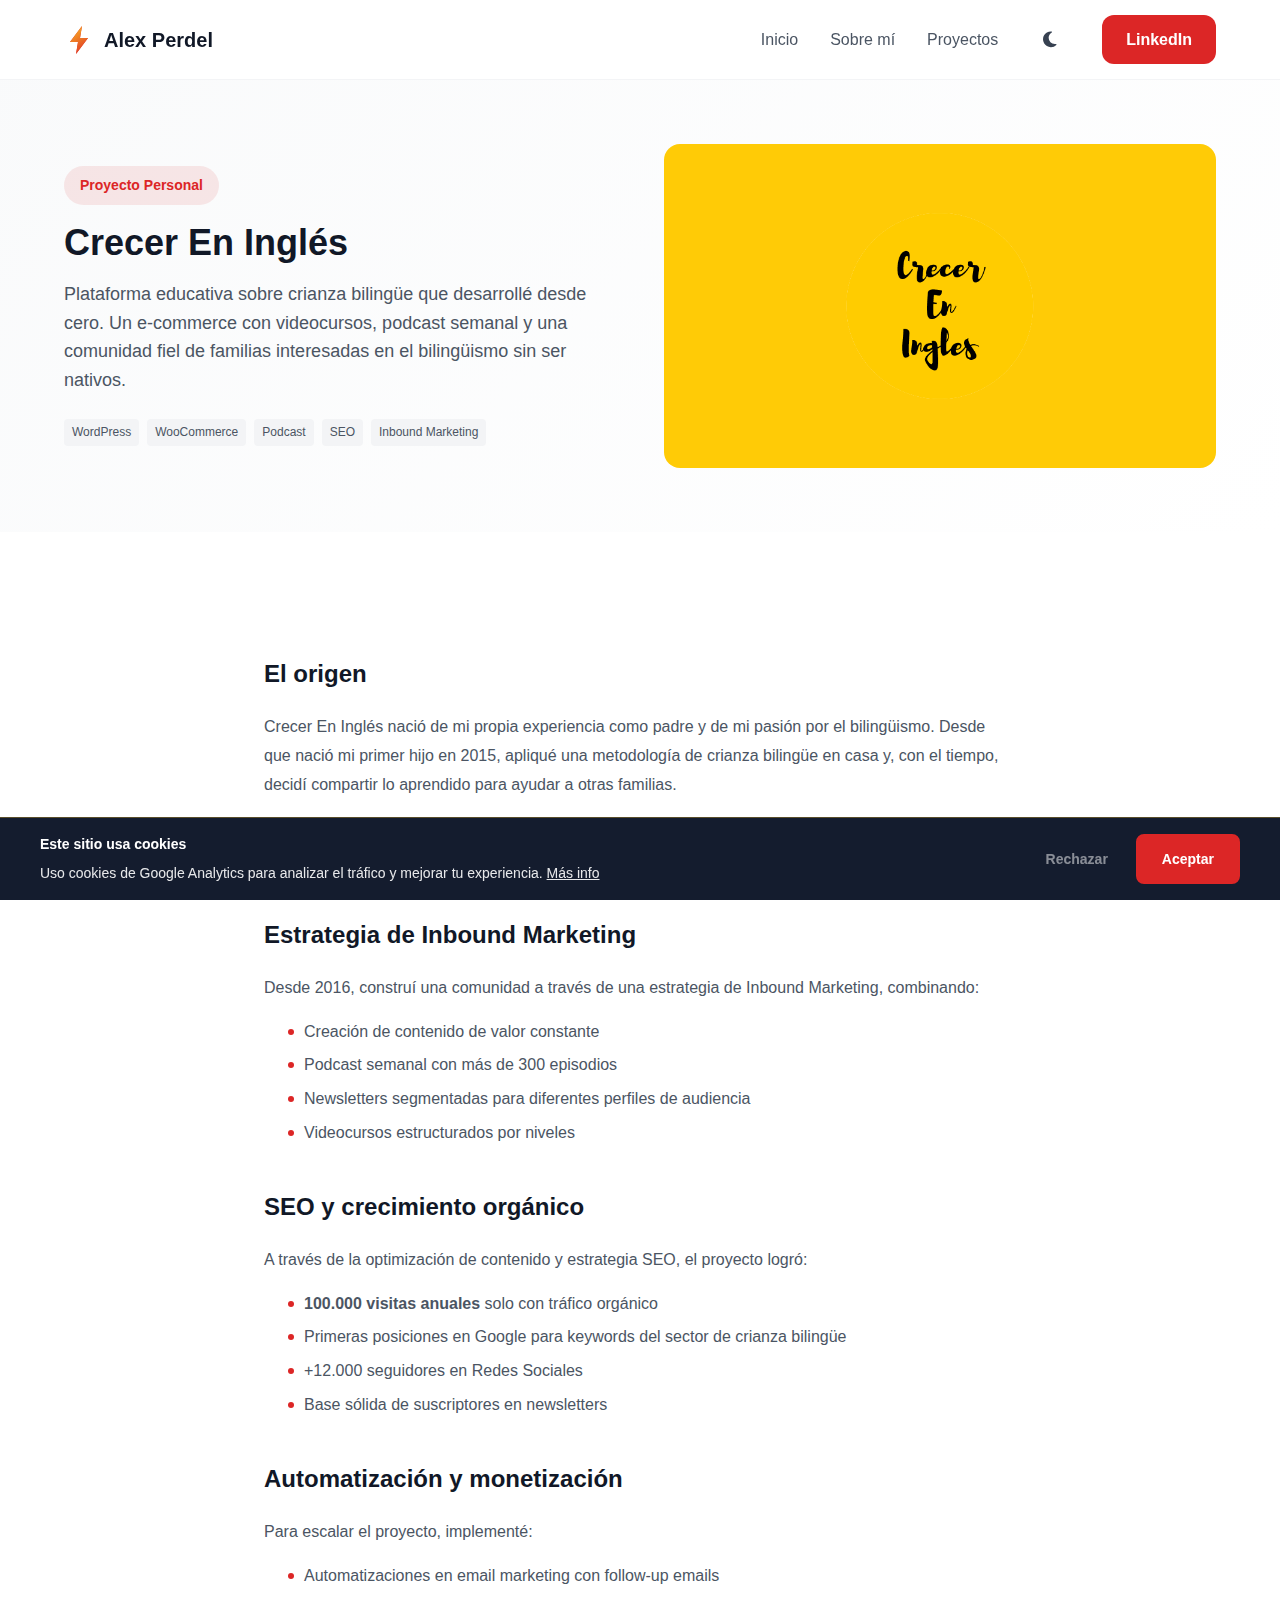
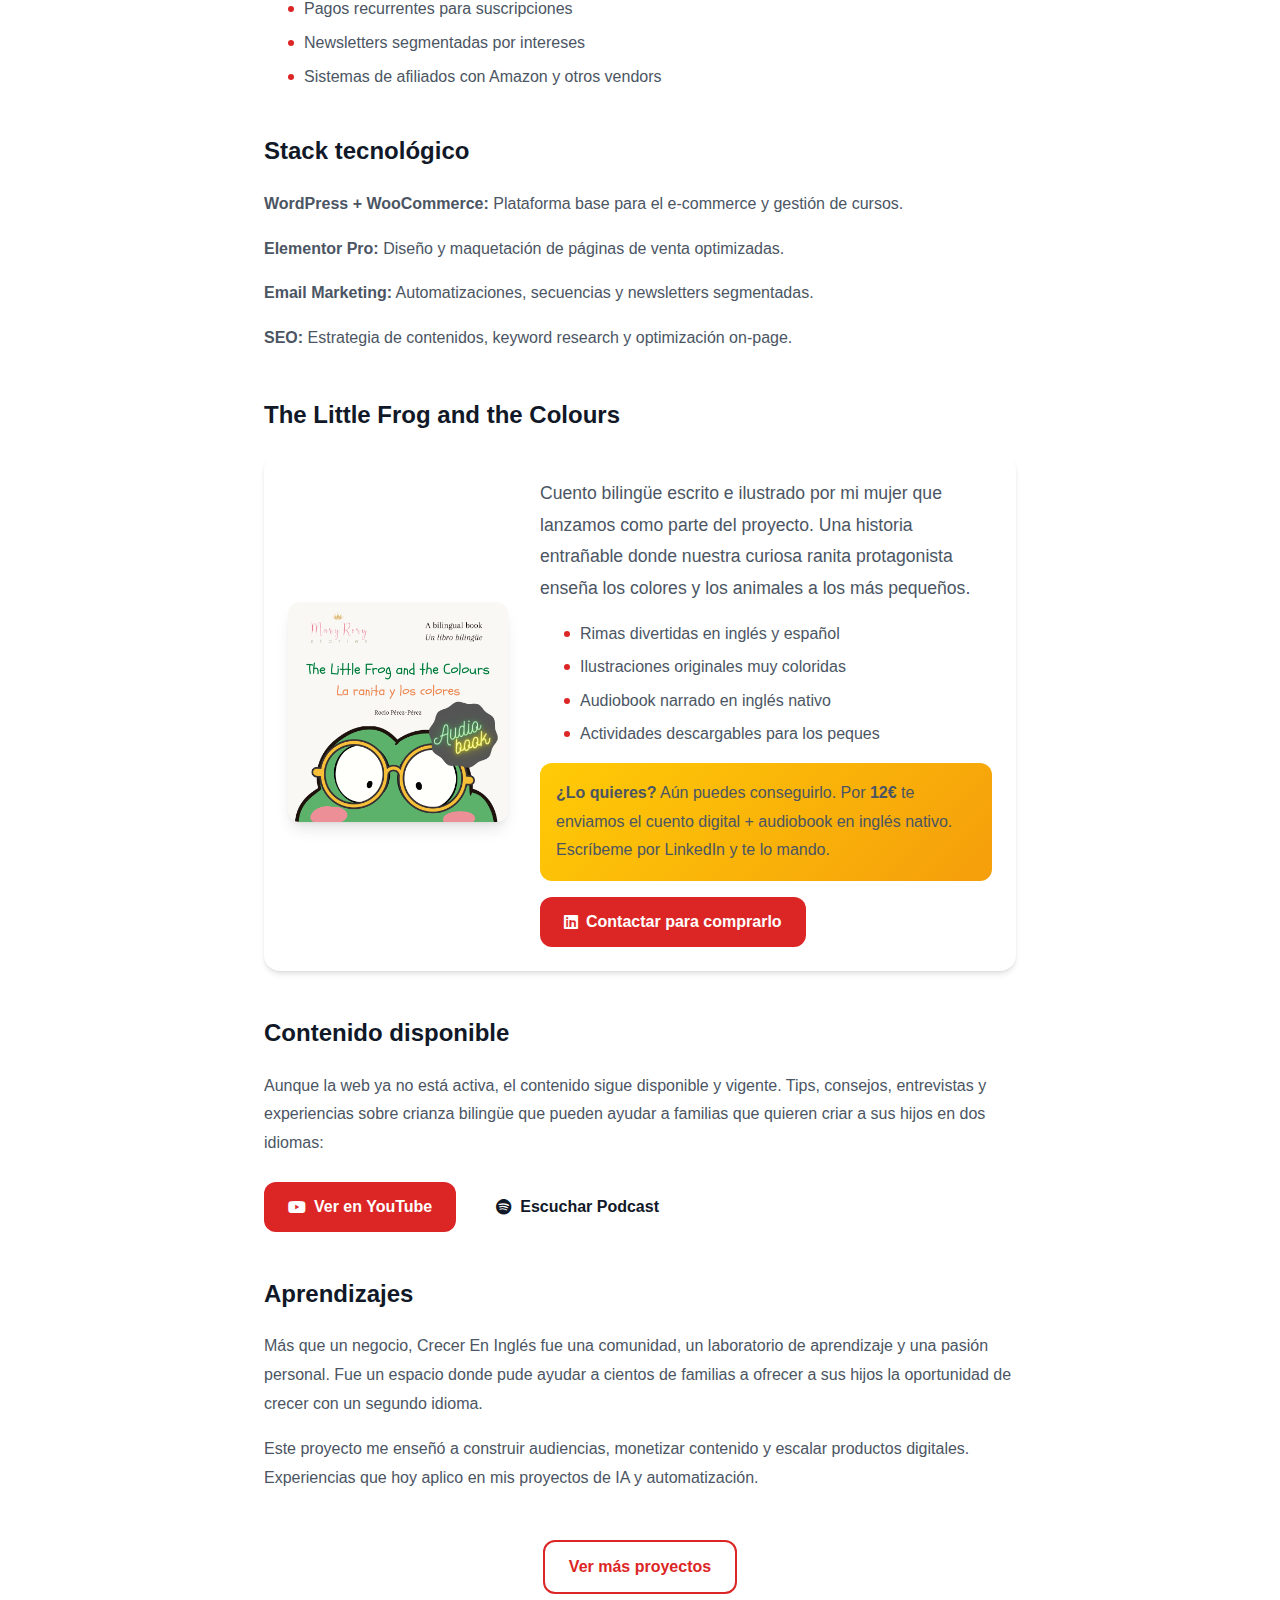
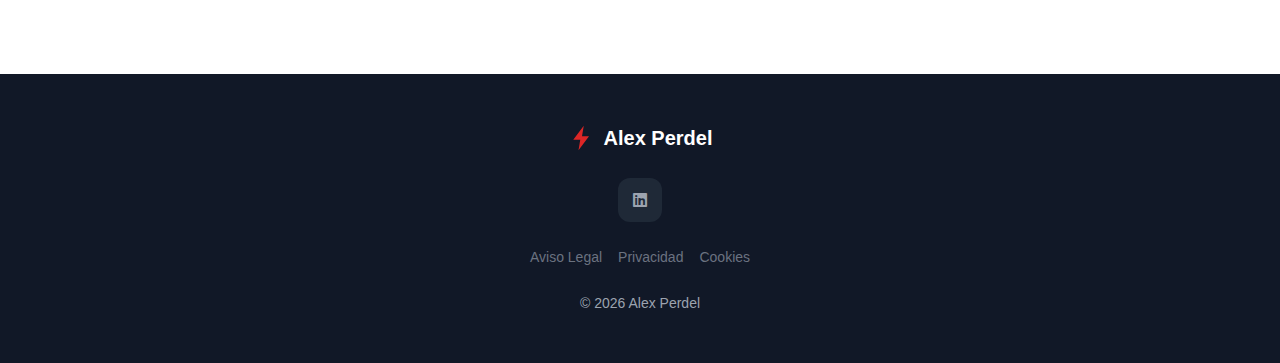
<file: proyectos/crecer-en-ingles.html>
<!DOCTYPE html>
<html lang="es">
<head>
  <meta charset="UTF-8">
  <meta name="viewport" content="width=device-width, initial-scale=1.0">

  <!-- Theme (antes del render para evitar flash) -->
  <script src="../js/theme.js"></script>

  <!-- Google Consent Mode v2 + Analytics 4 (inyectado dinámicamente) -->
  <script src="../js/cookies.js"></script>

  <!-- SEO Meta Tags -->
  <title>Crecer En Inglés | Alex Perdel</title>
  <meta name="description" content="Plataforma educativa sobre crianza bilingüe con e-commerce, podcast y videocursos. 100K visitas anuales, 300+ episodios y una comunidad de 5K+ seguidores.">
  <meta name="robots" content="index, follow">
  <link rel="canonical" href="https://alexperdel.com/proyectos/crecer-en-ingles.html">

  <!-- Favicon -->
  <link rel="icon" type="image/svg+xml" href="data:image/svg+xml,%3Csvg xmlns='http://www.w3.org/2000/svg' viewBox='0 0 32 32'%3E%3Cpath fill='%23DC2626' d='M18 2L6 18h8l-2 12 12-16h-8z'/%3E%3C/svg%3E">

  <!-- Font Awesome -->
  <link rel="stylesheet" href="https://cdnjs.cloudflare.com/ajax/libs/font-awesome/6.5.1/css/all.min.css">

  <!-- Styles -->
  <link rel="stylesheet" href="../css/styles.css">
</head>
<body>
  <!-- ========== HEADER ========== -->
  <header class="header">
    <div class="container header__inner">
      <a href="../" class="header__logo">
        <svg viewBox="0 0 32 32" fill="none" xmlns="http://www.w3.org/2000/svg">
          <path d="M18 2L6 18H14L12 30L24 14H16L18 2Z" fill="#DC2626"/>
          <path d="M18 2L6 18H14L12 30L24 14H16L18 2Z" fill="url(#bolt-g5)"/>
          <defs><linearGradient id="bolt-g5" x1="6" y1="2" x2="24" y2="30" gradientUnits="userSpaceOnUse"><stop stop-color="#FBBF24"/><stop offset="1" stop-color="#DC2626"/></linearGradient></defs>
        </svg>
        Alex Perdel
      </a>
      <nav class="nav">
        <button class="nav__toggle" aria-label="Menu" aria-expanded="false"><span></span><span></span><span></span></button>
        <ul class="nav__list">
          <li><a href="../" class="nav__link">Inicio</a></li>
          <li><a href="../sobre-mi.html" class="nav__link">Sobre mí</a></li>
          <li><a href="./" class="nav__link nav__link--active">Proyectos</a></li>
          <li>
            <button class="theme-toggle" onclick="ThemeToggle.toggle()" aria-label="Cambiar tema">
              <i class="fas fa-moon icon-moon"></i>
              <i class="fas fa-sun icon-sun"></i>
            </button>
          </li>
          <li><a href="https://www.linkedin.com/in/alexperdel/" target="_blank" rel="noopener" class="btn btn--primary">LinkedIn</a></li>
        </ul>
      </nav>
    </div>
  </header>

  <main>
    <!-- ========== PROJECT HERO ========== -->
    <section class="project-hero">
      <div class="container project-hero__inner">
        <div>
          <span class="project-hero__tag">Proyecto Personal</span>
          <h1 class="project-hero__title">Crecer En Inglés</h1>
          <p class="project-hero__text">Plataforma educativa sobre crianza bilingüe que desarrollé desde cero. Un e-commerce con videocursos, podcast semanal y una comunidad fiel de familias interesadas en el bilingüismo sin ser nativos.</p>
          <div class="project-card__stack" style="margin-top: var(--space-6);">
            <span class="project-card__tech">WordPress</span>
            <span class="project-card__tech">WooCommerce</span>
            <span class="project-card__tech">Podcast</span>
            <span class="project-card__tech">SEO</span>
            <span class="project-card__tech">Inbound Marketing</span>
          </div>
        </div>
        <div style="background: #ffcb06; border-radius: var(--radius-xl); padding: var(--space-16); display: flex; align-items: center; justify-content: center; min-height: 300px;">
          <img src="../assets/img/CrecerEnIngles-transparente-logo.png" alt="Crecer En Inglés Logo" style="max-width: 200px; height: auto;">
        </div>
      </div>
    </section>

    <!-- ========== PROJECT CONTENT ========== -->
    <section class="section">
      <div class="container project-content">
        <h2>El origen</h2>
        <p>Crecer En Inglés nació de mi propia experiencia como padre y de mi pasión por el bilingüismo. Desde que nació mi primer hijo en 2015, apliqué una metodología de crianza bilingüe en casa y, con el tiempo, decidí compartir lo aprendido para ayudar a otras familias.</p>
        <p>Lo desarrollé desde cero como un e-commerce con cursos online en vídeo para familias y docentes interesados en la crianza bilingüe sin ser nativos.</p>

        <h2>Estrategia de Inbound Marketing</h2>
        <p>Desde 2016, construí una comunidad a través de una estrategia de Inbound Marketing, combinando:</p>
        <ul>
          <li>Creación de contenido de valor constante</li>
          <li>Podcast semanal con más de 300 episodios</li>
          <li>Newsletters segmentadas para diferentes perfiles de audiencia</li>
          <li>Videocursos estructurados por niveles</li>
        </ul>

        <h2>SEO y crecimiento orgánico</h2>
        <p>A través de la optimización de contenido y estrategia SEO, el proyecto logró:</p>
        <ul>
          <li><strong>100.000 visitas anuales</strong> solo con tráfico orgánico</li>
          <li>Primeras posiciones en Google para keywords del sector de crianza bilingüe</li>
          <li>+12.000 seguidores en Redes Sociales</li>
          <li>Base sólida de suscriptores en newsletters</li>
        </ul>

        <h2>Automatización y monetización</h2>
        <p>Para escalar el proyecto, implementé:</p>
        <ul>
          <li>Automatizaciones en email marketing con follow-up emails</li>
          <li>Pagos recurrentes para suscripciones</li>
          <li>Newsletters segmentadas por intereses</li>
          <li>Sistemas de afiliados con Amazon y otros vendors</li>
        </ul>

        <h2>Stack tecnológico</h2>
        <p><strong>WordPress + WooCommerce:</strong> Plataforma base para el e-commerce y gestión de cursos.</p>
        <p><strong>Elementor Pro:</strong> Diseño y maquetación de páginas de venta optimizadas.</p>
        <p><strong>Email Marketing:</strong> Automatizaciones, secuencias y newsletters segmentadas.</p>
        <p><strong>SEO:</strong> Estrategia de contenidos, keyword research y optimización on-page.</p>

        <h2>The Little Frog and the Colours</h2>
        <div style="display: flex; gap: var(--space-8); flex-wrap: wrap; align-items: center; margin-top: var(--space-6); background: var(--color-surface); padding: var(--space-6); border-radius: var(--radius-xl); box-shadow: var(--shadow-md);">
          <img src="../assets/img/The-little-frog-and-the-colours-audiobook.png" alt="The Little Frog and the Colours - Cuento bilingüe" style="max-width: 220px; border-radius: var(--radius-lg); box-shadow: var(--shadow-lg);">
          <div style="flex: 1; min-width: 250px;">
            <p style="font-size: 1.1rem; margin-bottom: var(--space-4);">Cuento bilingüe escrito e ilustrado por mi mujer que lanzamos como parte del proyecto. Una historia entrañable donde nuestra curiosa ranita protagonista enseña los colores y los animales a los más pequeños.</p>
            <ul style="margin-bottom: var(--space-4);">
              <li>Rimas divertidas en inglés y español</li>
              <li>Ilustraciones originales muy coloridas</li>
              <li>Audiobook narrado en inglés nativo</li>
              <li>Actividades descargables para los peques</li>
            </ul>
            <p style="background: linear-gradient(135deg, #ffcb06 0%, #f59e0b 100%); padding: var(--space-4); border-radius: var(--radius-lg); margin-bottom: var(--space-4);">
              <strong>¿Lo quieres?</strong> Aún puedes conseguirlo. Por <strong>12€</strong> te enviamos el cuento digital + audiobook en inglés nativo. Escríbeme por LinkedIn y te lo mando.
            </p>
            <a href="https://www.linkedin.com/in/alexperdel/" target="_blank" rel="noopener" class="btn btn--primary">
              <i class="fab fa-linkedin"></i> Contactar para comprarlo
            </a>
          </div>
        </div>

        <h2>Contenido disponible</h2>
        <p>Aunque la web ya no está activa, el contenido sigue disponible y vigente. Tips, consejos, entrevistas y experiencias sobre crianza bilingüe que pueden ayudar a familias que quieren criar a sus hijos en dos idiomas:</p>
        <div style="display: flex; gap: var(--space-4); flex-wrap: wrap; margin-top: var(--space-6);">
          <a href="https://youtu.be/JP1Jg0Bw_7s" target="_blank" rel="noopener" class="btn btn--primary">
            <i class="fab fa-youtube"></i> Ver en YouTube
          </a>
          <a href="https://open.spotify.com/show/4Vf1cM7wZvIXZcYpdTAM2v" target="_blank" rel="noopener" class="btn btn--spotify">
            <i class="fab fa-spotify"></i> Escuchar Podcast
          </a>
        </div>

        <h2>Aprendizajes</h2>
        <p>Más que un negocio, Crecer En Inglés fue una comunidad, un laboratorio de aprendizaje y una pasión personal. Fue un espacio donde pude ayudar a cientos de familias a ofrecer a sus hijos la oportunidad de crecer con un segundo idioma.</p>
        <p>Este proyecto me enseñó a construir audiencias, monetizar contenido y escalar productos digitales. Experiencias que hoy aplico en mis proyectos de IA y automatización.</p>

        <div style="margin-top: var(--space-12); text-align: center;">
          <a href="./" class="btn btn--outline">Ver más proyectos</a>
        </div>
      </div>
    </section>
  </main>

  <!-- ========== FOOTER ========== -->
  <footer class="footer">
    <div class="container footer__inner">
      <a href="../" class="footer__logo">
        <svg viewBox="0 0 32 32" fill="none"><path d="M18 2L6 18H14L12 30L24 14H16L18 2Z" fill="#DC2626"/></svg>
        Alex Perdel
      </a>
      <div class="footer__social">
        <a href="https://www.linkedin.com/in/alexperdel/" target="_blank" rel="noopener" aria-label="LinkedIn">
          <i class="fab fa-linkedin"></i>
        </a>
      </div>
      <div class="footer__legal">
        <a href="../aviso-legal.html">Aviso Legal</a>
        <a href="../politica-privacidad.html">Privacidad</a>
        <a href="../politica-cookies.html">Cookies</a>
      </div>
      <p class="footer__copy">&copy; 2026 Alex Perdel</p>
    </div>
  </footer>

  <script src="../js/main.js"></script>
</body>
</html>
</file>
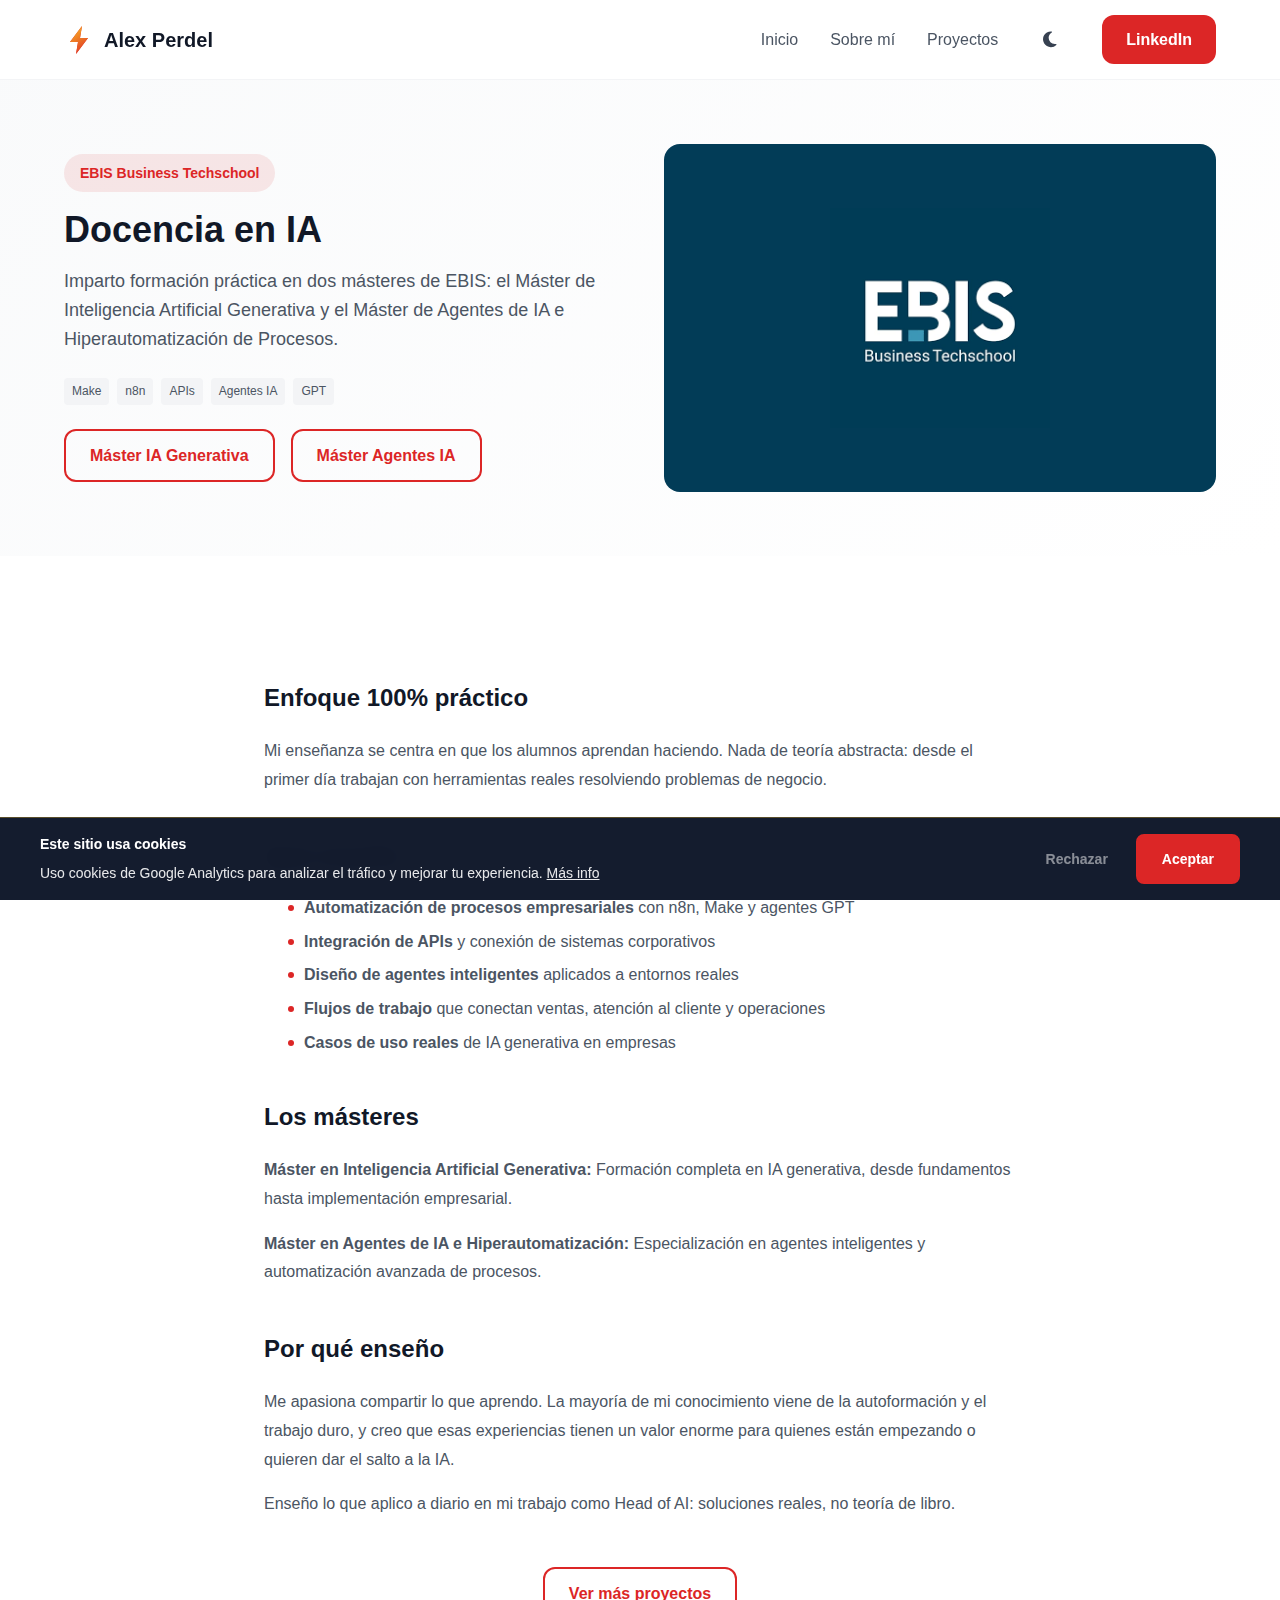
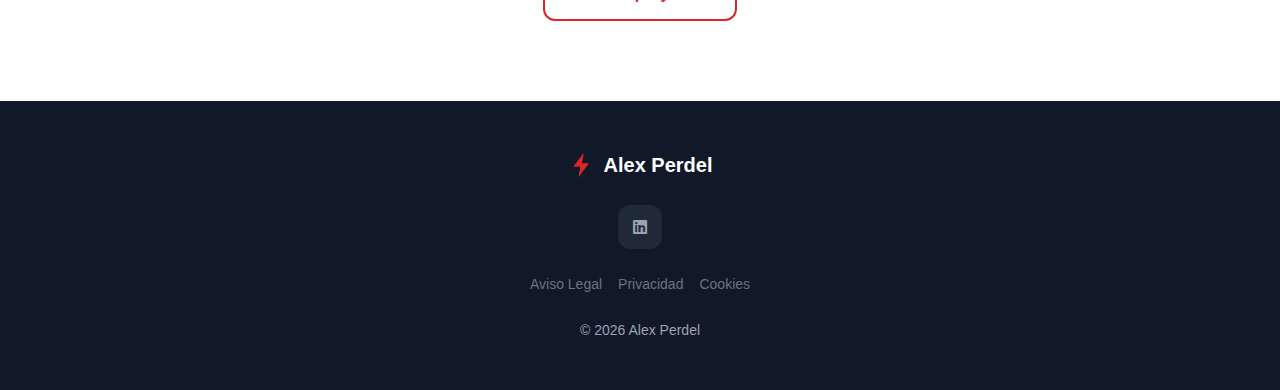
<file: proyectos/docencia-ia.html>
<!DOCTYPE html>
<html lang="es">
<head>
  <meta charset="UTF-8">
  <meta name="viewport" content="width=device-width, initial-scale=1.0">

  <!-- Theme (antes del render para evitar flash) -->
  <script src="../js/theme.js"></script>

  <!-- Google Consent Mode v2 + Analytics 4 (inyectado dinámicamente) -->
  <script src="../js/cookies.js"></script>

  <!-- SEO Meta Tags -->
  <title>Docencia en IA | Alex Perdel</title>
  <meta name="description" content="Docente en EBIS Business Techschool: Máster de IA Generativa y Máster de Agentes de IA e Hiperautomatización. Formación práctica en automatización e integración de APIs.">
  <meta name="robots" content="index, follow">
  <link rel="canonical" href="https://alexperdel.com/proyectos/docencia-ia.html">

  <!-- Favicon -->
  <link rel="icon" type="image/svg+xml" href="data:image/svg+xml,%3Csvg xmlns='http://www.w3.org/2000/svg' viewBox='0 0 32 32'%3E%3Cpath fill='%23DC2626' d='M18 2L6 18h8l-2 12 12-16h-8z'/%3E%3C/svg%3E">

  <!-- Font Awesome -->
  <link rel="stylesheet" href="https://cdnjs.cloudflare.com/ajax/libs/font-awesome/6.5.1/css/all.min.css">

  <!-- Styles -->
  <link rel="stylesheet" href="../css/styles.css">
</head>
<body>
  <!-- ========== HEADER ========== -->
  <header class="header">
    <div class="container header__inner">
      <a href="../" class="header__logo">
        <svg viewBox="0 0 32 32" fill="none" xmlns="http://www.w3.org/2000/svg">
          <path d="M18 2L6 18H14L12 30L24 14H16L18 2Z" fill="#DC2626"/>
          <path d="M18 2L6 18H14L12 30L24 14H16L18 2Z" fill="url(#bolt-g3)"/>
          <defs><linearGradient id="bolt-g3" x1="6" y1="2" x2="24" y2="30" gradientUnits="userSpaceOnUse"><stop stop-color="#FBBF24"/><stop offset="1" stop-color="#DC2626"/></linearGradient></defs>
        </svg>
        Alex Perdel
      </a>
      <nav class="nav">
        <button class="nav__toggle" aria-label="Menu" aria-expanded="false"><span></span><span></span><span></span></button>
        <ul class="nav__list">
          <li><a href="../" class="nav__link">Inicio</a></li>
          <li><a href="../sobre-mi.html" class="nav__link">Sobre mí</a></li>
          <li><a href="./" class="nav__link nav__link--active">Proyectos</a></li>
          <li>
            <button class="theme-toggle" onclick="ThemeToggle.toggle()" aria-label="Cambiar tema">
              <i class="fas fa-moon icon-moon"></i>
              <i class="fas fa-sun icon-sun"></i>
            </button>
          </li>
          <li><a href="https://www.linkedin.com/in/alexperdel/" target="_blank" rel="noopener" class="btn btn--primary">LinkedIn</a></li>
        </ul>
      </nav>
    </div>
  </header>

  <main>
    <!-- ========== PROJECT HERO ========== -->
    <section class="project-hero">
      <div class="container project-hero__inner">
        <div>
          <span class="project-hero__tag">EBIS Business Techschool</span>
          <h1 class="project-hero__title">Docencia en IA</h1>
          <p class="project-hero__text">Imparto formación práctica en dos másteres de EBIS: el Máster de Inteligencia Artificial Generativa y el Máster de Agentes de IA e Hiperautomatización de Procesos.</p>
          <div class="project-card__stack" style="margin-top: var(--space-6);">
            <span class="project-card__tech">Make</span>
            <span class="project-card__tech">n8n</span>
            <span class="project-card__tech">APIs</span>
            <span class="project-card__tech">Agentes IA</span>
            <span class="project-card__tech">GPT</span>
          </div>
          <div style="margin-top: var(--space-6); display: flex; gap: var(--space-4); flex-wrap: wrap;">
            <a href="https://www.ebiseducation.com/master-en-inteligencia-artificial-generativa" target="_blank" rel="noopener" class="btn btn--outline">Máster IA Generativa</a>
            <a href="https://www.ebiseducation.com/master-en-agentes-de-ia-e-hiperautomatizacion-de-procesos" target="_blank" rel="noopener" class="btn btn--outline">Máster Agentes IA</a>
          </div>
        </div>
        <div style="background: #023c57; border-radius: var(--radius-xl); padding: var(--space-16); display: flex; align-items: center; justify-content: center; min-height: 300px;">
          <img src="../assets/img/ebis_blue.png" alt="EBIS Business Techschool" style="max-width: 220px; height: auto;">
        </div>
      </div>
    </section>

    <!-- ========== PROJECT CONTENT ========== -->
    <section class="section">
      <div class="container project-content">
        <h2>Enfoque 100% práctico</h2>
        <p>Mi enseñanza se centra en que los alumnos aprendan haciendo. Nada de teoría abstracta: desde el primer día trabajan con herramientas reales resolviendo problemas de negocio.</p>

        <h2>Qué enseño</h2>
        <ul>
          <li><strong>Automatización de procesos empresariales</strong> con n8n, Make y agentes GPT</li>
          <li><strong>Integración de APIs</strong> y conexión de sistemas corporativos</li>
          <li><strong>Diseño de agentes inteligentes</strong> aplicados a entornos reales</li>
          <li><strong>Flujos de trabajo</strong> que conectan ventas, atención al cliente y operaciones</li>
          <li><strong>Casos de uso reales</strong> de IA generativa en empresas</li>
        </ul>

        <h2>Los másteres</h2>
        <p><strong><a href="https://www.ebiseducation.com/master-en-inteligencia-artificial-generativa" target="_blank" rel="noopener">Máster en Inteligencia Artificial Generativa:</a></strong> Formación completa en IA generativa, desde fundamentos hasta implementación empresarial.</p>
        <p><strong><a href="https://www.ebiseducation.com/master-en-agentes-de-ia-e-hiperautomatizacion-de-procesos" target="_blank" rel="noopener">Máster en Agentes de IA e Hiperautomatización:</a></strong> Especialización en agentes inteligentes y automatización avanzada de procesos.</p>

        <h2>Por qué enseño</h2>
        <p>Me apasiona compartir lo que aprendo. La mayoría de mi conocimiento viene de la autoformación y el trabajo duro, y creo que esas experiencias tienen un valor enorme para quienes están empezando o quieren dar el salto a la IA.</p>
        <p>Enseño lo que aplico a diario en mi trabajo como Head of AI: soluciones reales, no teoría de libro.</p>

        <div style="margin-top: var(--space-12); text-align: center;">
          <a href="./" class="btn btn--outline">Ver más proyectos</a>
        </div>
      </div>
    </section>
  </main>

  <!-- ========== FOOTER ========== -->
  <footer class="footer">
    <div class="container footer__inner">
      <a href="../" class="footer__logo">
        <svg viewBox="0 0 32 32" fill="none"><path d="M18 2L6 18H14L12 30L24 14H16L18 2Z" fill="#DC2626"/></svg>
        Alex Perdel
      </a>
      <div class="footer__social">
        <a href="https://www.linkedin.com/in/alexperdel/" target="_blank" rel="noopener" aria-label="LinkedIn">
          <i class="fab fa-linkedin"></i>
        </a>
      </div>
      <div class="footer__legal">
        <a href="../aviso-legal.html">Aviso Legal</a>
        <a href="../politica-privacidad.html">Privacidad</a>
        <a href="../politica-cookies.html">Cookies</a>
      </div>
      <p class="footer__copy">&copy; 2026 Alex Perdel</p>
    </div>
  </footer>

  <script src="../js/main.js"></script>
</body>
</html>
</file>
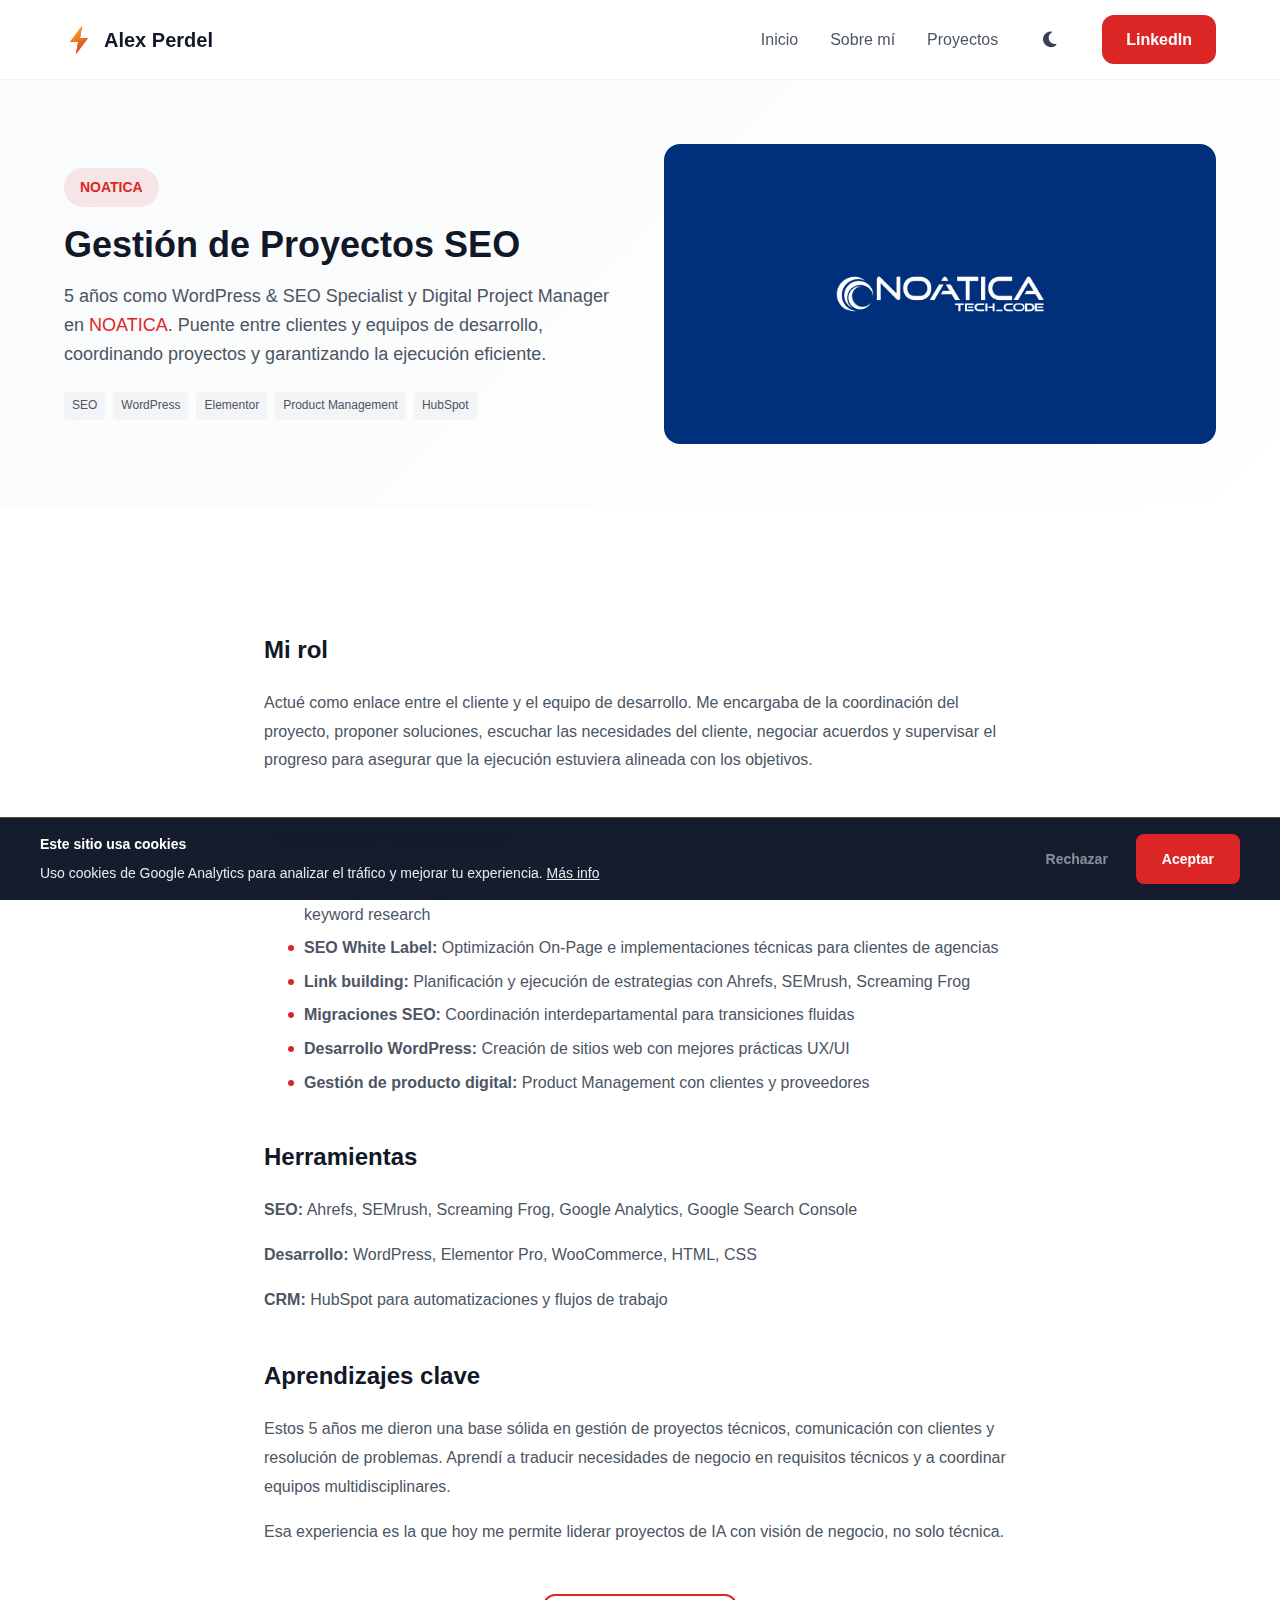
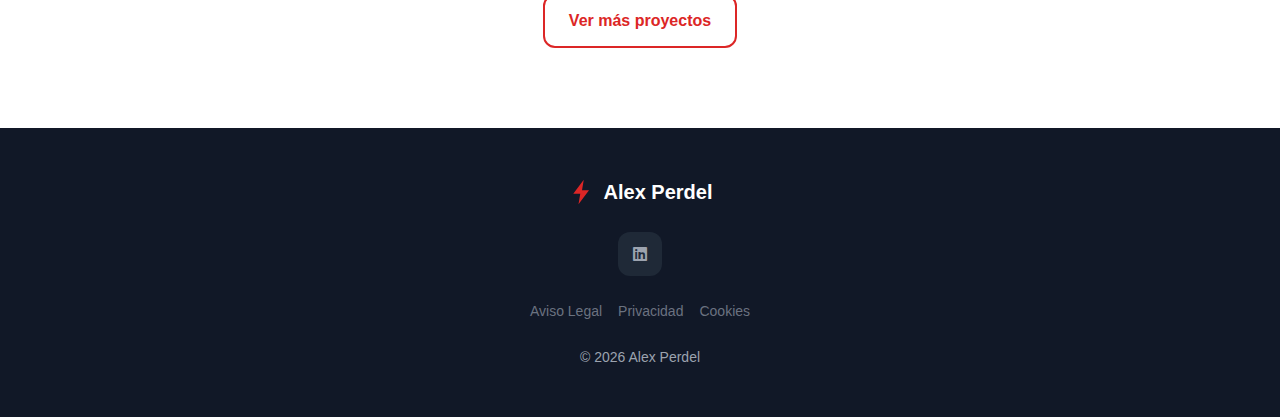
<file: proyectos/gestion-proyectos-seo.html>
<!DOCTYPE html>
<html lang="es">
<head>
  <meta charset="UTF-8">
  <meta name="viewport" content="width=device-width, initial-scale=1.0">

  <!-- Theme (antes del render para evitar flash) -->
  <script src="../js/theme.js"></script>

  <!-- Google Consent Mode v2 + Analytics 4 (inyectado dinámicamente) -->
  <script src="../js/cookies.js"></script>

  <!-- SEO Meta Tags -->
  <title>Gestión de Proyectos SEO | Alex Perdel</title>
  <meta name="description" content="5 años en NOATICA liderando proyectos de SEO, WordPress y product management. Puente entre clientes y equipos de desarrollo.">
  <meta name="robots" content="index, follow">
  <link rel="canonical" href="https://alexperdel.com/proyectos/gestion-proyectos-seo.html">

  <!-- Favicon -->
  <link rel="icon" type="image/svg+xml" href="data:image/svg+xml,%3Csvg xmlns='http://www.w3.org/2000/svg' viewBox='0 0 32 32'%3E%3Cpath fill='%23DC2626' d='M18 2L6 18h8l-2 12 12-16h-8z'/%3E%3C/svg%3E">

  <!-- Font Awesome -->
  <link rel="stylesheet" href="https://cdnjs.cloudflare.com/ajax/libs/font-awesome/6.5.1/css/all.min.css">

  <!-- Styles -->
  <link rel="stylesheet" href="../css/styles.css">
</head>
<body>
  <!-- ========== HEADER ========== -->
  <header class="header">
    <div class="container header__inner">
      <a href="../" class="header__logo">
        <svg viewBox="0 0 32 32" fill="none" xmlns="http://www.w3.org/2000/svg">
          <path d="M18 2L6 18H14L12 30L24 14H16L18 2Z" fill="#DC2626"/>
          <path d="M18 2L6 18H14L12 30L24 14H16L18 2Z" fill="url(#bolt-g4)"/>
          <defs><linearGradient id="bolt-g4" x1="6" y1="2" x2="24" y2="30" gradientUnits="userSpaceOnUse"><stop stop-color="#FBBF24"/><stop offset="1" stop-color="#DC2626"/></linearGradient></defs>
        </svg>
        Alex Perdel
      </a>
      <nav class="nav">
        <button class="nav__toggle" aria-label="Menu" aria-expanded="false"><span></span><span></span><span></span></button>
        <ul class="nav__list">
          <li><a href="../" class="nav__link">Inicio</a></li>
          <li><a href="../sobre-mi.html" class="nav__link">Sobre mí</a></li>
          <li><a href="./" class="nav__link nav__link--active">Proyectos</a></li>
          <li>
            <button class="theme-toggle" onclick="ThemeToggle.toggle()" aria-label="Cambiar tema">
              <i class="fas fa-moon icon-moon"></i>
              <i class="fas fa-sun icon-sun"></i>
            </button>
          </li>
          <li><a href="https://www.linkedin.com/in/alexperdel/" target="_blank" rel="noopener" class="btn btn--primary">LinkedIn</a></li>
        </ul>
      </nav>
    </div>
  </header>

  <main>
    <!-- ========== PROJECT HERO ========== -->
    <section class="project-hero">
      <div class="container project-hero__inner">
        <div>
          <span class="project-hero__tag">NOATICA</span>
          <h1 class="project-hero__title">Gestión de Proyectos SEO</h1>
          <p class="project-hero__text">5 años como WordPress & SEO Specialist y Digital Project Manager en <a href="https://noatica.com/" target="_blank" rel="noopener" style="color: var(--color-primary);">NOATICA</a>. Puente entre clientes y equipos de desarrollo, coordinando proyectos y garantizando la ejecución eficiente.</p>
          <div class="project-card__stack" style="margin-top: var(--space-6);">
            <span class="project-card__tech">SEO</span>
            <span class="project-card__tech">WordPress</span>
            <span class="project-card__tech">Elementor</span>
            <span class="project-card__tech">Product Management</span>
            <span class="project-card__tech">HubSpot</span>
          </div>
        </div>
        <div style="background: #002f7c; border-radius: var(--radius-xl); padding: var(--space-16); display: flex; align-items: center; justify-content: center; min-height: 300px;">
          <img src="../assets/img/Logo-Noatica-blanco_transp.png" alt="NOATICA" style="max-width: 220px; height: auto;">
        </div>
      </div>
    </section>

    <!-- ========== PROJECT CONTENT ========== -->
    <section class="section">
      <div class="container project-content">
        <h2>Mi rol</h2>
        <p>Actué como enlace entre el cliente y el equipo de desarrollo. Me encargaba de la coordinación del proyecto, proponer soluciones, escuchar las necesidades del cliente, negociar acuerdos y supervisar el progreso para asegurar que la ejecución estuviera alineada con los objetivos.</p>

        <h2>Funciones principales</h2>
        <ul>
          <li><strong>Consultoría y auditorías SEO:</strong> Análisis de nuevos verticales y viabilidad de negocio a través de keyword research</li>
          <li><strong>SEO White Label:</strong> Optimización On-Page e implementaciones técnicas para clientes de agencias</li>
          <li><strong>Link building:</strong> Planificación y ejecución de estrategias con Ahrefs, SEMrush, Screaming Frog</li>
          <li><strong>Migraciones SEO:</strong> Coordinación interdepartamental para transiciones fluidas</li>
          <li><strong>Desarrollo WordPress:</strong> Creación de sitios web con mejores prácticas UX/UI</li>
          <li><strong>Gestión de producto digital:</strong> Product Management con clientes y proveedores</li>
        </ul>

        <h2>Herramientas</h2>
        <p><strong>SEO:</strong> Ahrefs, SEMrush, Screaming Frog, Google Analytics, Google Search Console</p>
        <p><strong>Desarrollo:</strong> WordPress, Elementor Pro, WooCommerce, HTML, CSS</p>
        <p><strong>CRM:</strong> HubSpot para automatizaciones y flujos de trabajo</p>

        <h2>Aprendizajes clave</h2>
        <p>Estos 5 años me dieron una base sólida en gestión de proyectos técnicos, comunicación con clientes y resolución de problemas. Aprendí a traducir necesidades de negocio en requisitos técnicos y a coordinar equipos multidisciplinares.</p>
        <p>Esa experiencia es la que hoy me permite liderar proyectos de IA con visión de negocio, no solo técnica.</p>

        <div style="margin-top: var(--space-12); text-align: center;">
          <a href="./" class="btn btn--outline">Ver más proyectos</a>
        </div>
      </div>
    </section>
  </main>

  <!-- ========== FOOTER ========== -->
  <footer class="footer">
    <div class="container footer__inner">
      <a href="../" class="footer__logo">
        <svg viewBox="0 0 32 32" fill="none"><path d="M18 2L6 18H14L12 30L24 14H16L18 2Z" fill="#DC2626"/></svg>
        Alex Perdel
      </a>
      <div class="footer__social">
        <a href="https://www.linkedin.com/in/alexperdel/" target="_blank" rel="noopener" aria-label="LinkedIn">
          <i class="fab fa-linkedin"></i>
        </a>
      </div>
      <div class="footer__legal">
        <a href="../aviso-legal.html">Aviso Legal</a>
        <a href="../politica-privacidad.html">Privacidad</a>
        <a href="../politica-cookies.html">Cookies</a>
      </div>
      <p class="footer__copy">&copy; 2026 Alex Perdel</p>
    </div>
  </footer>

  <script src="../js/main.js"></script>
</body>
</html>
</file>
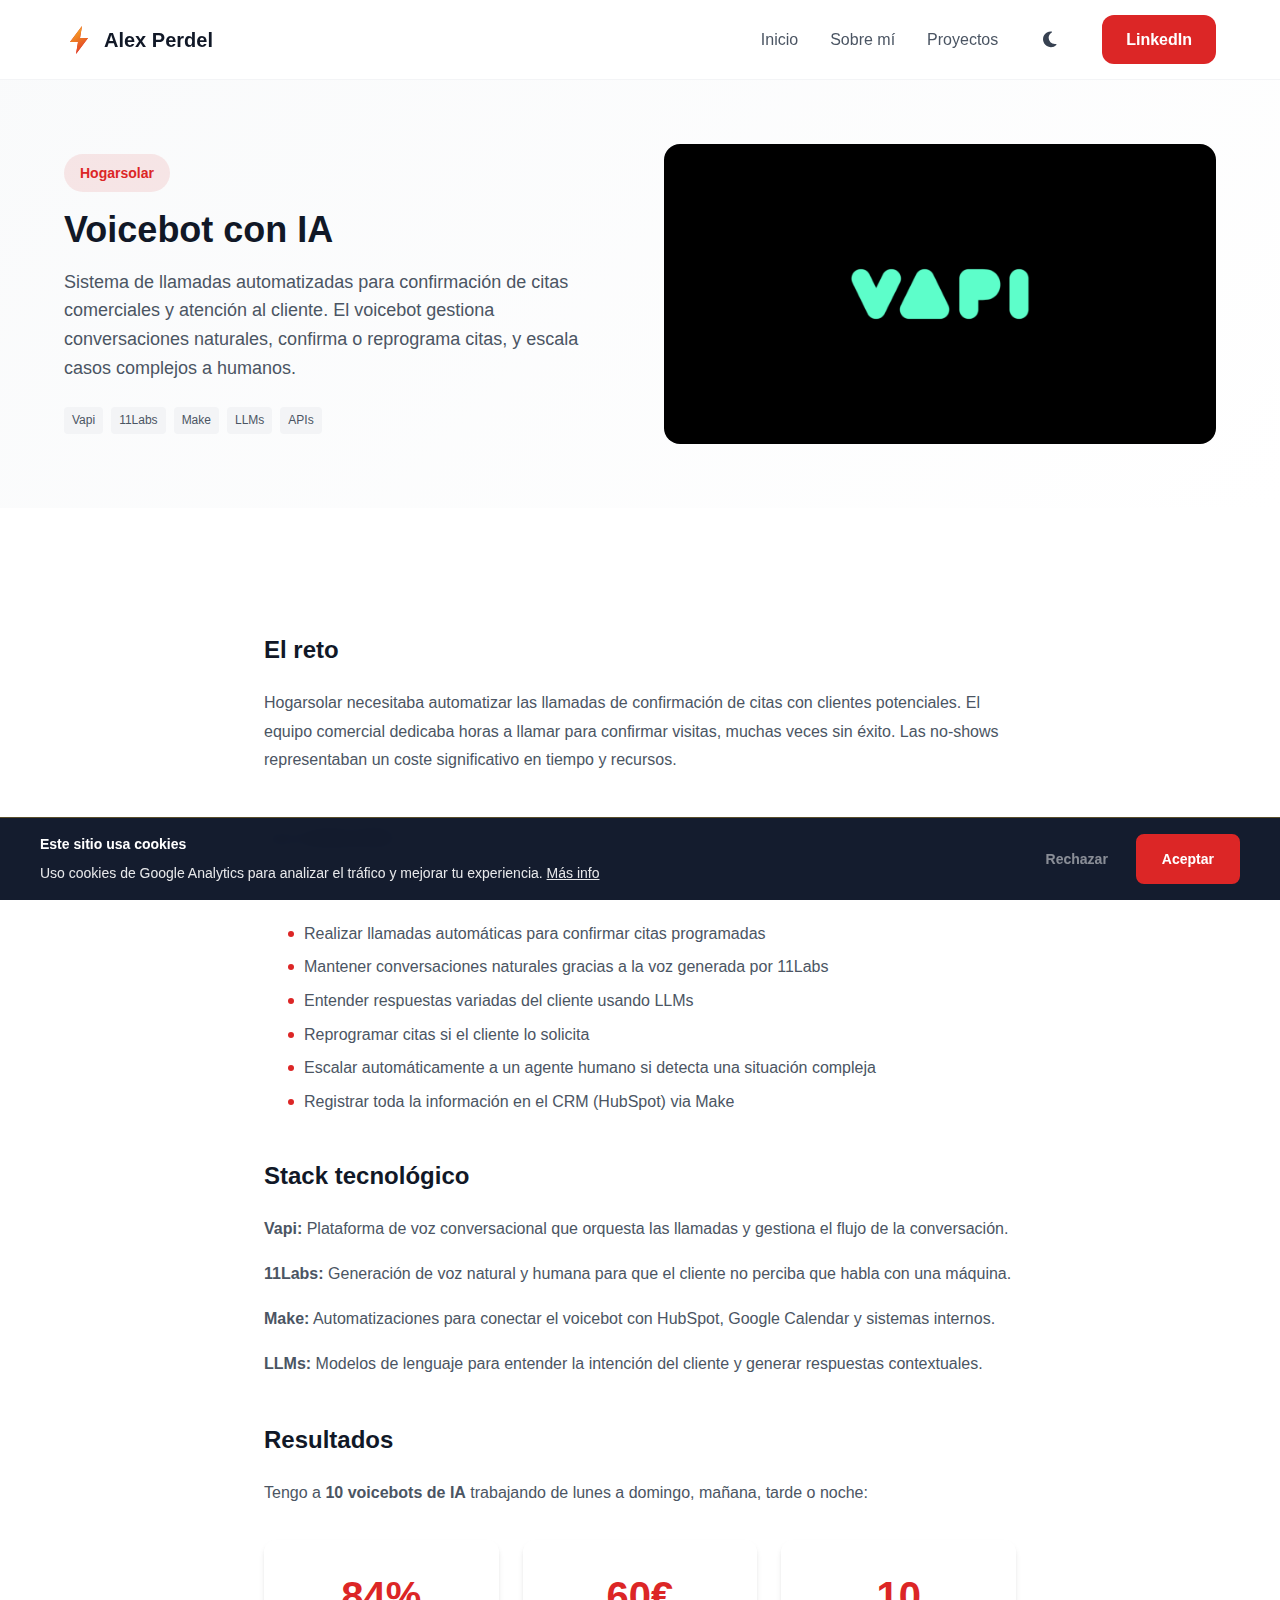
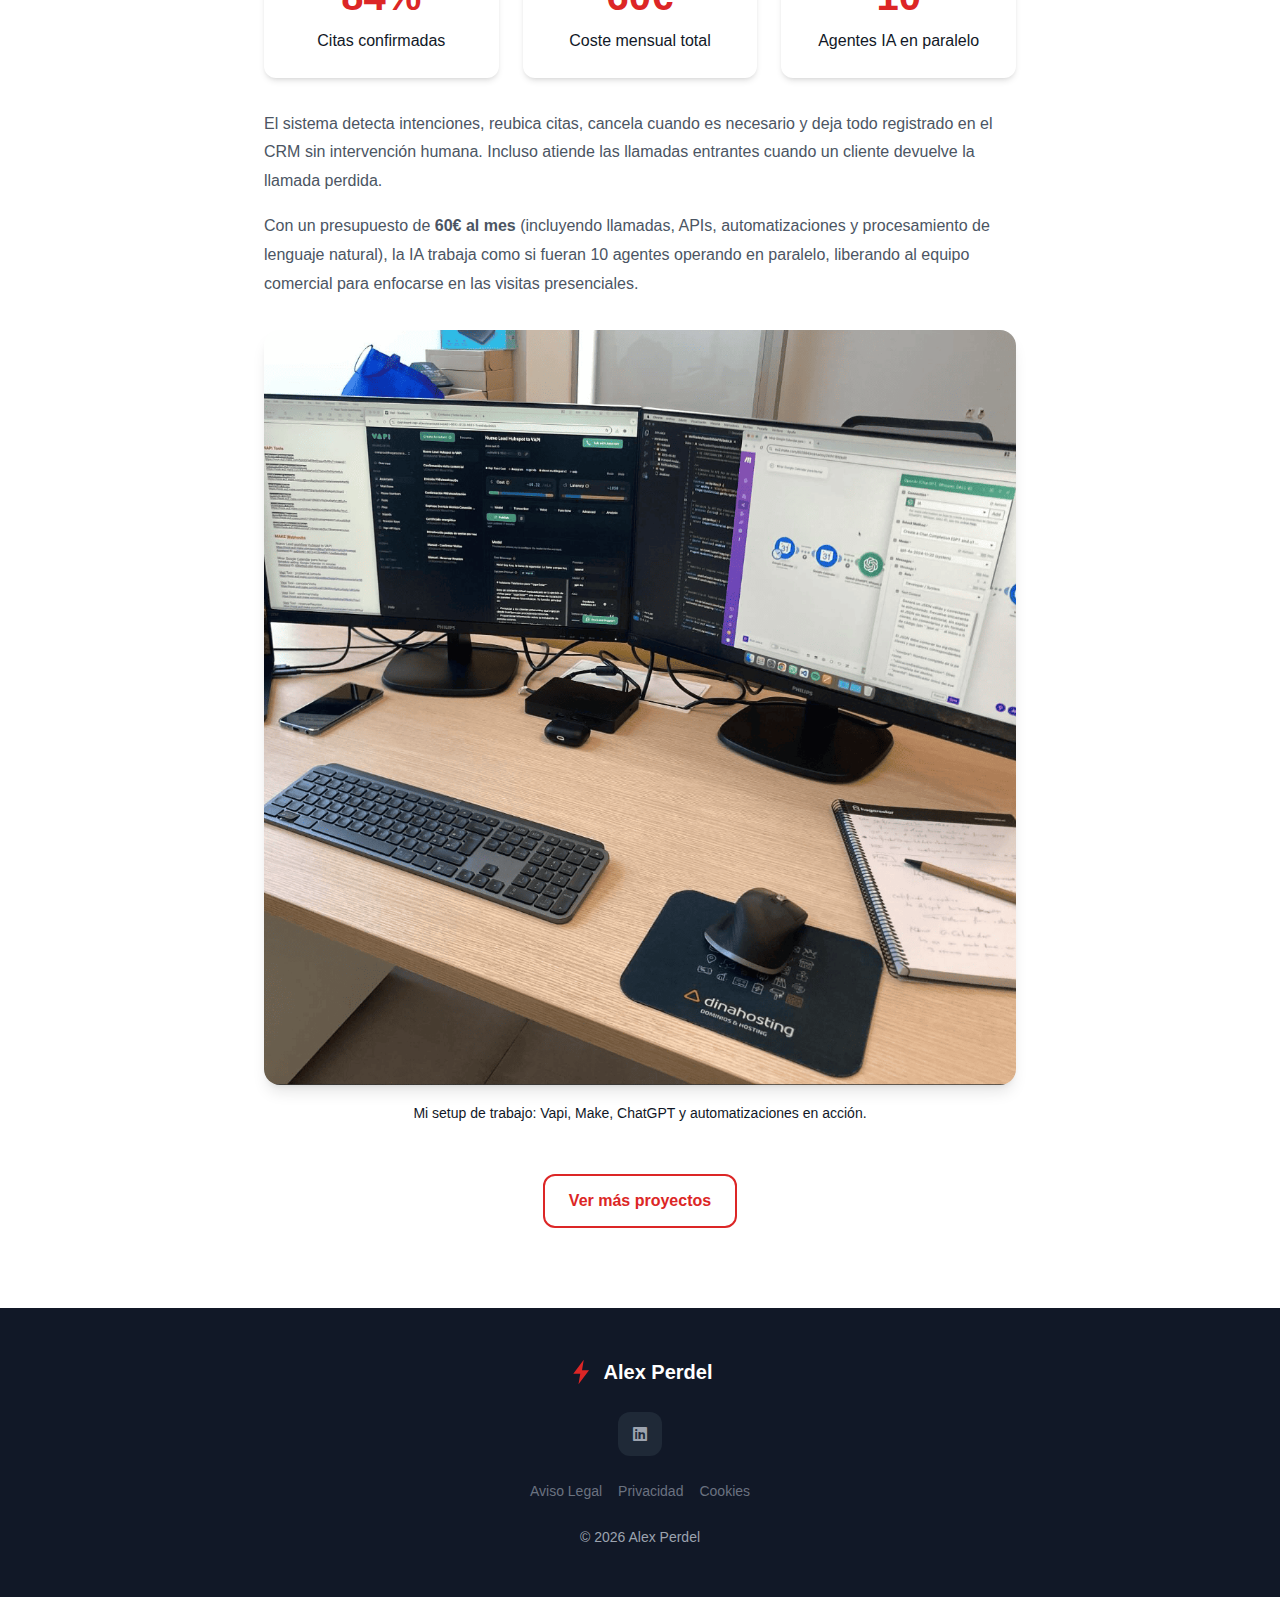
<file: proyectos/voicebot-ia.html>
<!DOCTYPE html>
<html lang="es">
<head>
  <meta charset="UTF-8">
  <meta name="viewport" content="width=device-width, initial-scale=1.0">

  <!-- Theme (antes del render para evitar flash) -->
  <script src="../js/theme.js"></script>

  <!-- Google Consent Mode v2 + Analytics 4 (inyectado dinámicamente) -->
  <script src="../js/cookies.js"></script>

  <!-- SEO Meta Tags -->
  <title>Voicebot con IA | Alex Perdel</title>
  <meta name="description" content="Sistema de voicebot con IA para automatización de llamadas comerciales y atención al cliente en Hogarsolar. Desarrollado con Vapi, 11Labs, Make y LLMs.">
  <meta name="robots" content="index, follow">
  <link rel="canonical" href="https://alexperdel.com/proyectos/voicebot-ia.html">

  <!-- Favicon -->
  <link rel="icon" type="image/svg+xml" href="data:image/svg+xml,%3Csvg xmlns='http://www.w3.org/2000/svg' viewBox='0 0 32 32'%3E%3Cpath fill='%23DC2626' d='M18 2L6 18h8l-2 12 12-16h-8z'/%3E%3C/svg%3E">

  <!-- Font Awesome -->
  <link rel="stylesheet" href="https://cdnjs.cloudflare.com/ajax/libs/font-awesome/6.5.1/css/all.min.css">

  <!-- Styles -->
  <link rel="stylesheet" href="../css/styles.css">
</head>
<body>
  <!-- ========== HEADER ========== -->
  <header class="header">
    <div class="container header__inner">
      <a href="../" class="header__logo">
        <svg viewBox="0 0 32 32" fill="none" xmlns="http://www.w3.org/2000/svg">
          <path d="M18 2L6 18H14L12 30L24 14H16L18 2Z" fill="#DC2626"/>
          <path d="M18 2L6 18H14L12 30L24 14H16L18 2Z" fill="url(#bolt-g)"/>
          <defs><linearGradient id="bolt-g" x1="6" y1="2" x2="24" y2="30" gradientUnits="userSpaceOnUse"><stop stop-color="#FBBF24"/><stop offset="1" stop-color="#DC2626"/></linearGradient></defs>
        </svg>
        Alex Perdel
      </a>
      <nav class="nav">
        <button class="nav__toggle" aria-label="Menu" aria-expanded="false"><span></span><span></span><span></span></button>
        <ul class="nav__list">
          <li><a href="../" class="nav__link">Inicio</a></li>
          <li><a href="../sobre-mi.html" class="nav__link">Sobre mí</a></li>
          <li><a href="./" class="nav__link nav__link--active">Proyectos</a></li>
          <li>
            <button class="theme-toggle" onclick="ThemeToggle.toggle()" aria-label="Cambiar tema">
              <i class="fas fa-moon icon-moon"></i>
              <i class="fas fa-sun icon-sun"></i>
            </button>
          </li>
          <li><a href="https://www.linkedin.com/in/alexperdel/" target="_blank" rel="noopener" class="btn btn--primary">LinkedIn</a></li>
        </ul>
      </nav>
    </div>
  </header>

  <main>
    <!-- ========== PROJECT HERO ========== -->
    <section class="project-hero">
      <div class="container project-hero__inner">
        <div>
          <span class="project-hero__tag">Hogarsolar</span>
          <h1 class="project-hero__title">Voicebot con IA</h1>
          <p class="project-hero__text">Sistema de llamadas automatizadas para confirmación de citas comerciales y atención al cliente. El voicebot gestiona conversaciones naturales, confirma o reprograma citas, y escala casos complejos a humanos.</p>
          <div class="project-card__stack" style="margin-top: var(--space-6);">
            <span class="project-card__tech">Vapi</span>
            <span class="project-card__tech">11Labs</span>
            <span class="project-card__tech">Make</span>
            <span class="project-card__tech">LLMs</span>
            <span class="project-card__tech">APIs</span>
          </div>
        </div>
        <div style="background: #000; border-radius: var(--radius-xl); padding: var(--space-16); display: flex; align-items: center; justify-content: center; min-height: 300px;">
          <img src="../assets/img/vapi.png" alt="Vapi - Plataforma de Voicebots" style="max-width: 200px; height: auto;">
        </div>
      </div>
    </section>

    <!-- ========== PROJECT CONTENT ========== -->
    <section class="section">
      <div class="container project-content">
        <h2>El reto</h2>
        <p>Hogarsolar necesitaba automatizar las llamadas de confirmación de citas con clientes potenciales. El equipo comercial dedicaba horas a llamar para confirmar visitas, muchas veces sin éxito. Las no-shows representaban un coste significativo en tiempo y recursos.</p>

        <h2>La solución</h2>
        <p>Diseñamos e implementamos un voicebot con IA capaz de:</p>
        <ul>
          <li>Realizar llamadas automáticas para confirmar citas programadas</li>
          <li>Mantener conversaciones naturales gracias a la voz generada por 11Labs</li>
          <li>Entender respuestas variadas del cliente usando LLMs</li>
          <li>Reprogramar citas si el cliente lo solicita</li>
          <li>Escalar automáticamente a un agente humano si detecta una situación compleja</li>
          <li>Registrar toda la información en el CRM (HubSpot) via Make</li>
        </ul>

        <h2>Stack tecnológico</h2>
        <p><strong>Vapi:</strong> Plataforma de voz conversacional que orquesta las llamadas y gestiona el flujo de la conversación.</p>
        <p><strong>11Labs:</strong> Generación de voz natural y humana para que el cliente no perciba que habla con una máquina.</p>
        <p><strong>Make:</strong> Automatizaciones para conectar el voicebot con HubSpot, Google Calendar y sistemas internos.</p>
        <p><strong>LLMs:</strong> Modelos de lenguaje para entender la intención del cliente y generar respuestas contextuales.</p>

        <h2>Resultados</h2>
        <p>Tengo a <strong>10 voicebots de IA</strong> trabajando de lunes a domingo, mañana, tarde o noche:</p>

        <div style="display: grid; grid-template-columns: repeat(auto-fit, minmax(200px, 1fr)); gap: var(--space-6); margin: var(--space-8) 0;">
          <div style="background: var(--color-surface); padding: var(--space-6); border-radius: var(--radius-lg); text-align: center; box-shadow: var(--shadow-md);">
            <div style="font-size: 2.5rem; font-weight: 700; color: var(--color-primary);">84%</div>
            <div style="color: var(--color-text-muted);">Citas confirmadas</div>
          </div>
          <div style="background: var(--color-surface); padding: var(--space-6); border-radius: var(--radius-lg); text-align: center; box-shadow: var(--shadow-md);">
            <div style="font-size: 2.5rem; font-weight: 700; color: var(--color-primary);">60€</div>
            <div style="color: var(--color-text-muted);">Coste mensual total</div>
          </div>
          <div style="background: var(--color-surface); padding: var(--space-6); border-radius: var(--radius-lg); text-align: center; box-shadow: var(--shadow-md);">
            <div style="font-size: 2.5rem; font-weight: 700; color: var(--color-primary);">10</div>
            <div style="color: var(--color-text-muted);">Agentes IA en paralelo</div>
          </div>
        </div>

        <p>El sistema detecta intenciones, reubica citas, cancela cuando es necesario y deja todo registrado en el CRM sin intervención humana. Incluso atiende las llamadas entrantes cuando un cliente devuelve la llamada perdida.</p>
        <p>Con un presupuesto de <strong>60€ al mes</strong> (incluyendo llamadas, APIs, automatizaciones y procesamiento de lenguaje natural), la IA trabaja como si fueran 10 agentes operando en paralelo, liberando al equipo comercial para enfocarse en las visitas presenciales.</p>

        <div style="margin-top: var(--space-8);">
          <img src="../assets/img/hogarsolar_oficina.png" alt="Setup de trabajo con Vapi, Make y herramientas de IA" style="width: 100%; border-radius: var(--radius-xl); box-shadow: var(--shadow-lg);">
          <p style="text-align: center; color: var(--color-text-muted); font-size: var(--text-sm); margin-top: var(--space-4);">Mi setup de trabajo: Vapi, Make, ChatGPT y automatizaciones en acción.</p>
        </div>

        <div style="margin-top: var(--space-12); text-align: center;">
          <a href="./" class="btn btn--outline">Ver más proyectos</a>
        </div>
      </div>
    </section>
  </main>

  <!-- ========== FOOTER ========== -->
  <footer class="footer">
    <div class="container footer__inner">
      <a href="../" class="footer__logo">
        <svg viewBox="0 0 32 32" fill="none"><path d="M18 2L6 18H14L12 30L24 14H16L18 2Z" fill="#DC2626"/></svg>
        Alex Perdel
      </a>
      <div class="footer__social">
        <a href="https://www.linkedin.com/in/alexperdel/" target="_blank" rel="noopener" aria-label="LinkedIn">
          <i class="fab fa-linkedin"></i>
        </a>
      </div>
      <div class="footer__legal">
        <a href="../aviso-legal.html">Aviso Legal</a>
        <a href="../politica-privacidad.html">Privacidad</a>
        <a href="../politica-cookies.html">Cookies</a>
      </div>
      <p class="footer__copy">&copy; 2026 Alex Perdel</p>
    </div>
  </footer>

  <script src="../js/main.js"></script>
</body>
</html>
</file>
<file: css/styles.css>
/* ==========================================================================
   ALEX PERDEL - Portfolio
   Main CSS - Imports all modules
   ========================================================================== */

@import 'variables.css';
@import 'reset.css';
@import 'utilities.css';
@import 'header.css';
@import 'buttons.css';
@import 'hero.css';
@import 'cards.css';
@import 'stack.css';
@import 'timeline.css';
@import 'footer.css';
@import 'project-page.css';
@import 'animations.css';
@import 'cookies.css';
@import 'legal.css';
@import 'dark-mode.css';
</file>
